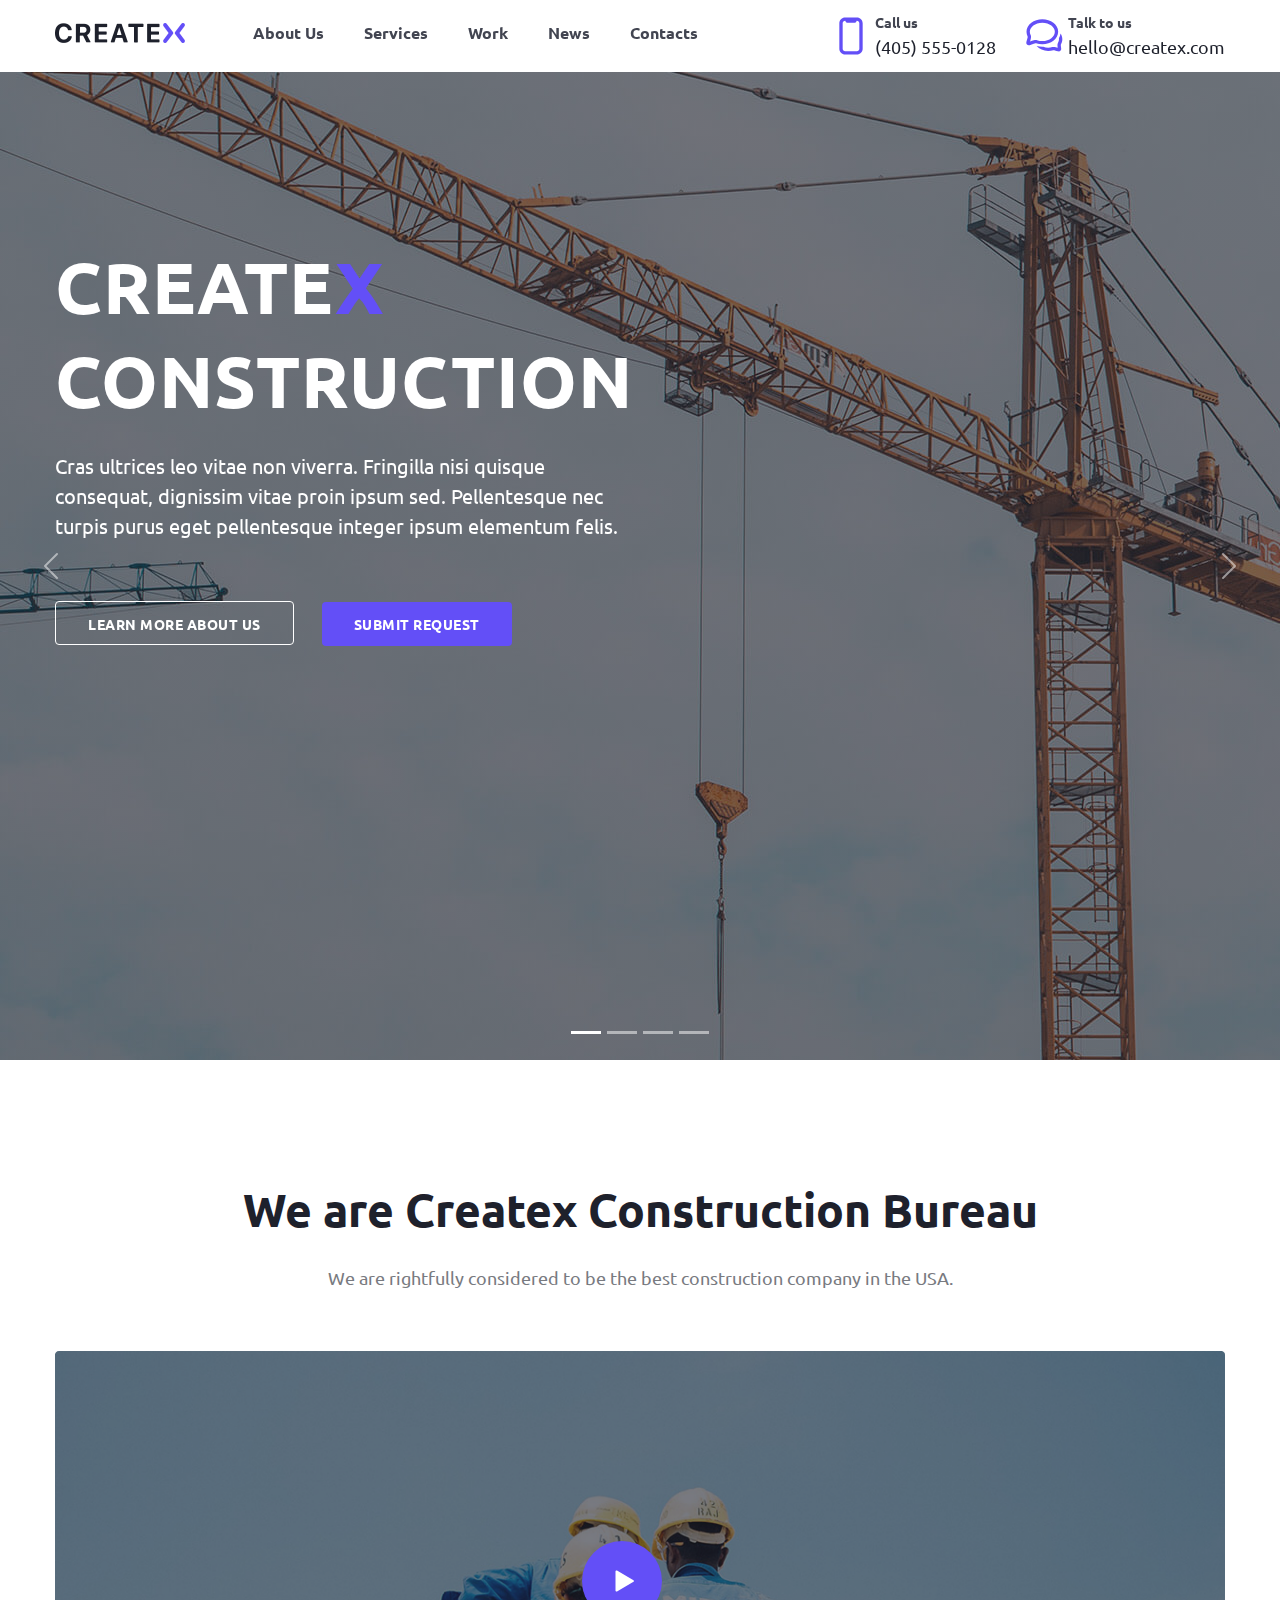
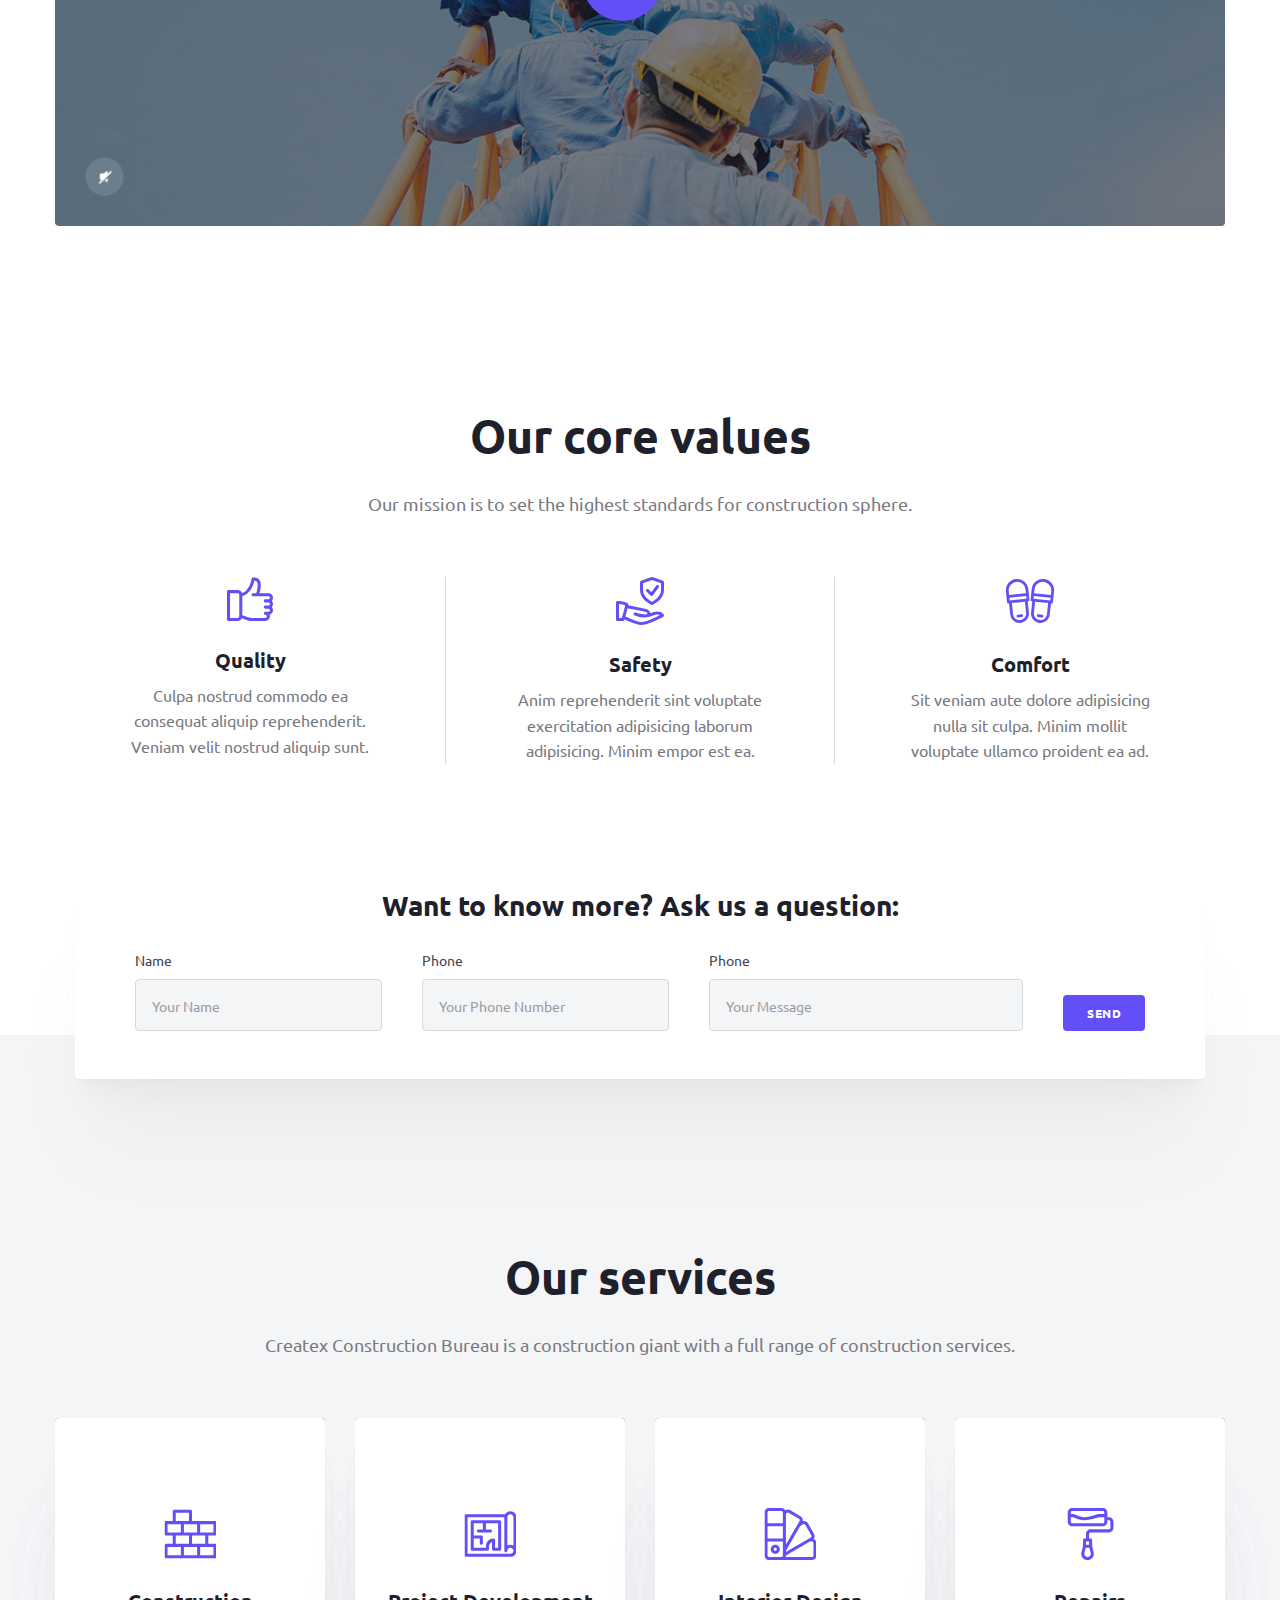
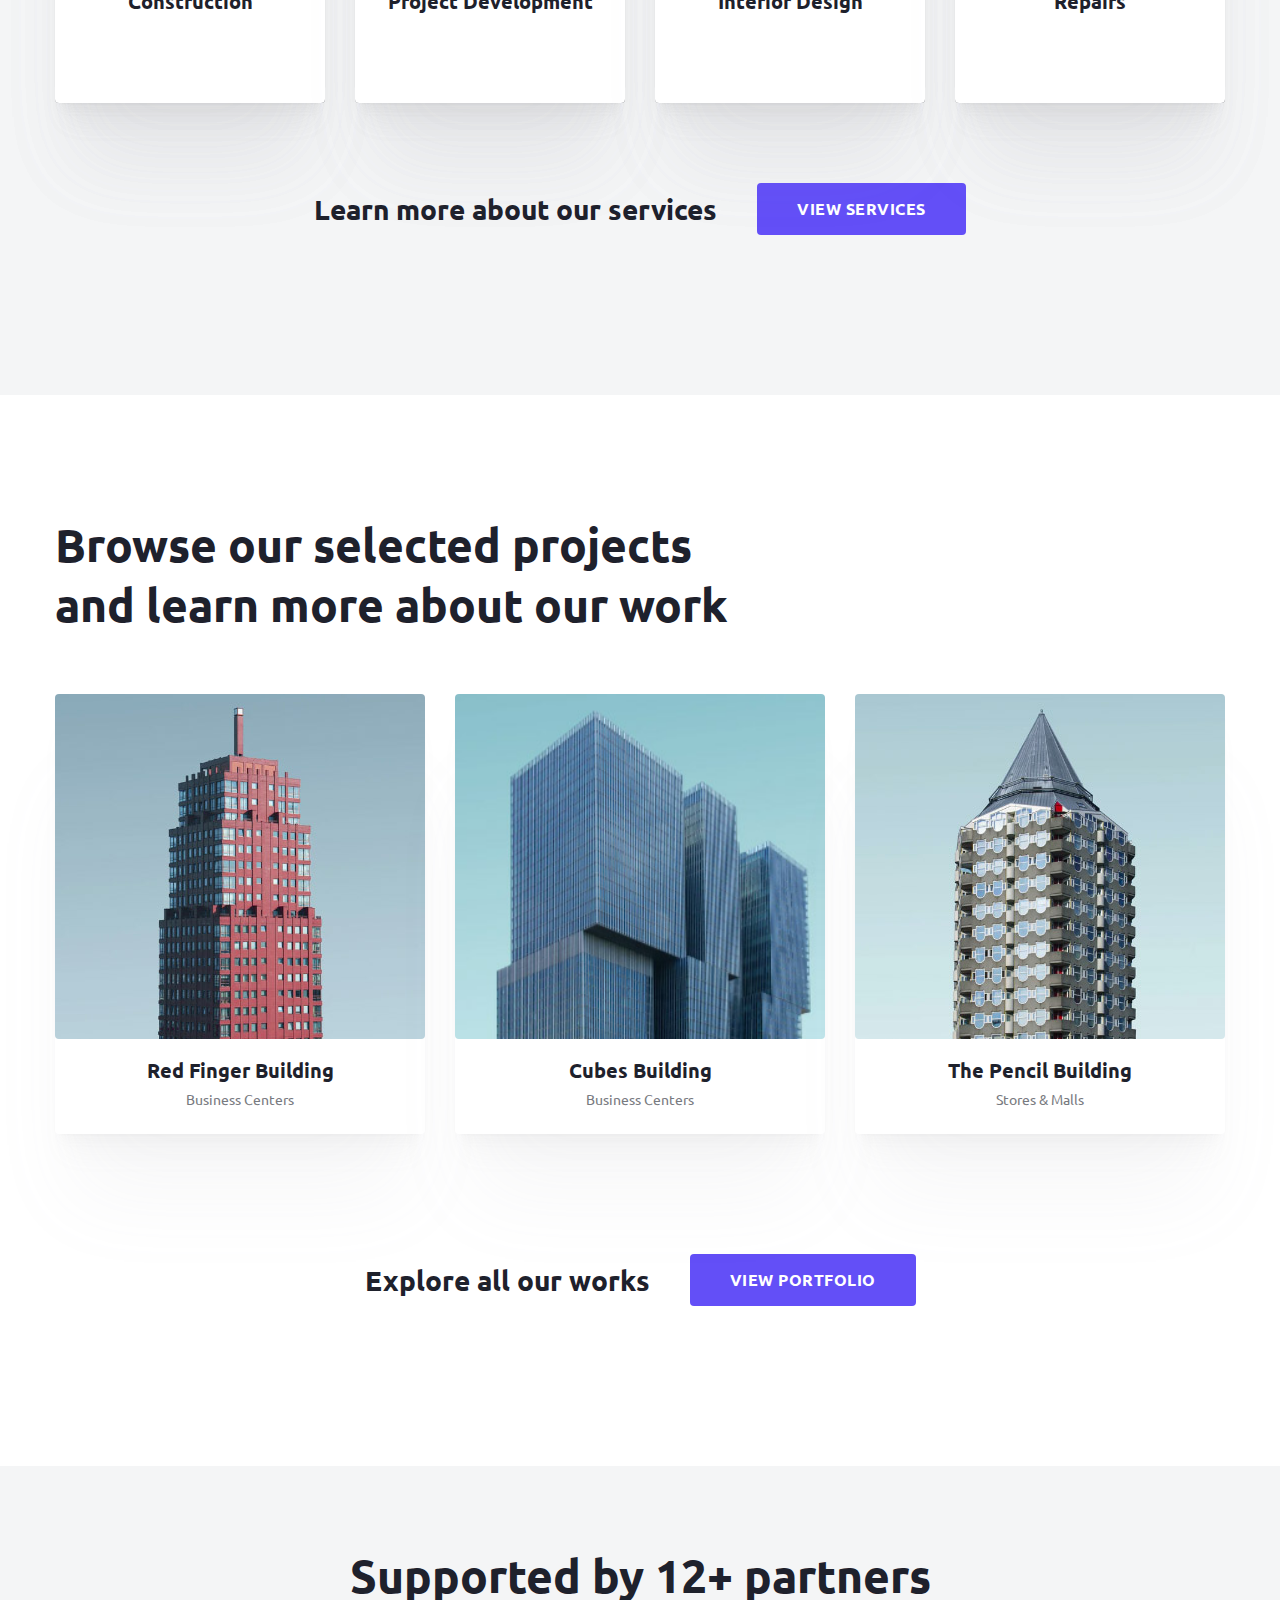
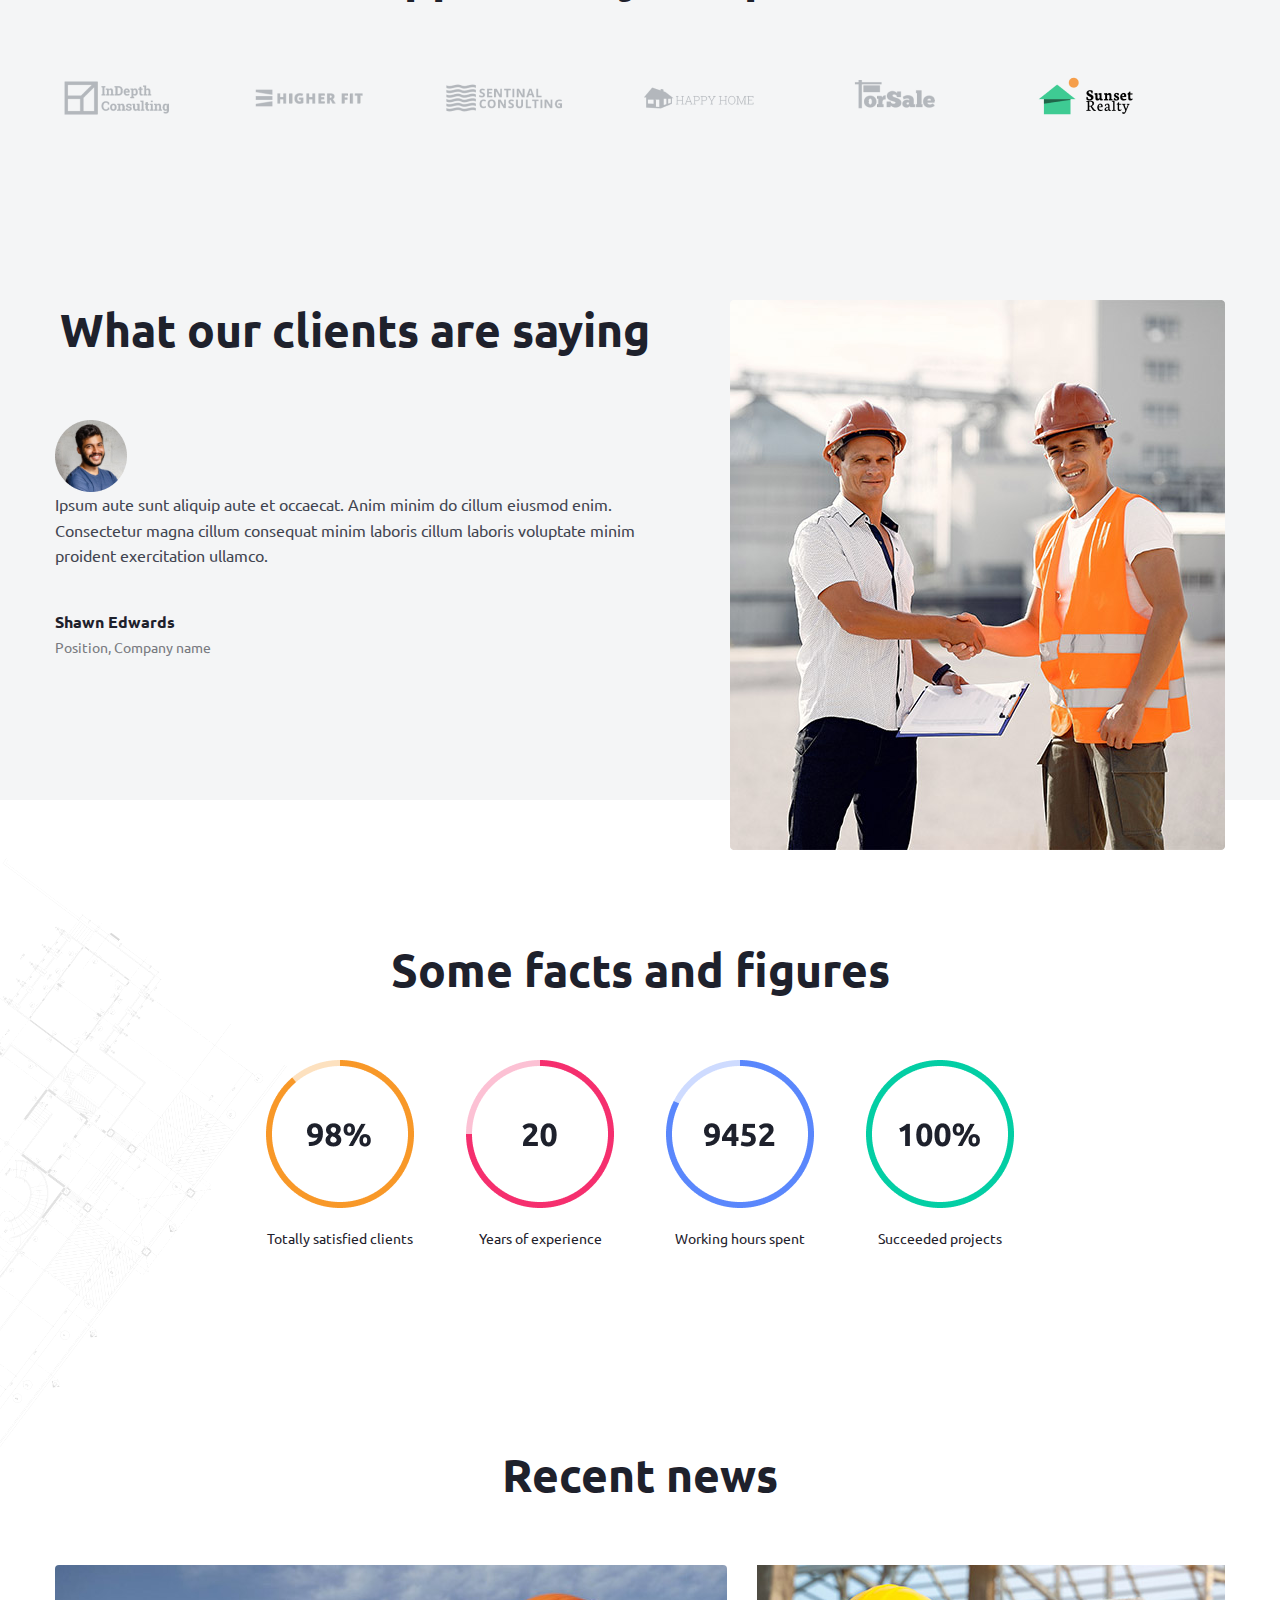
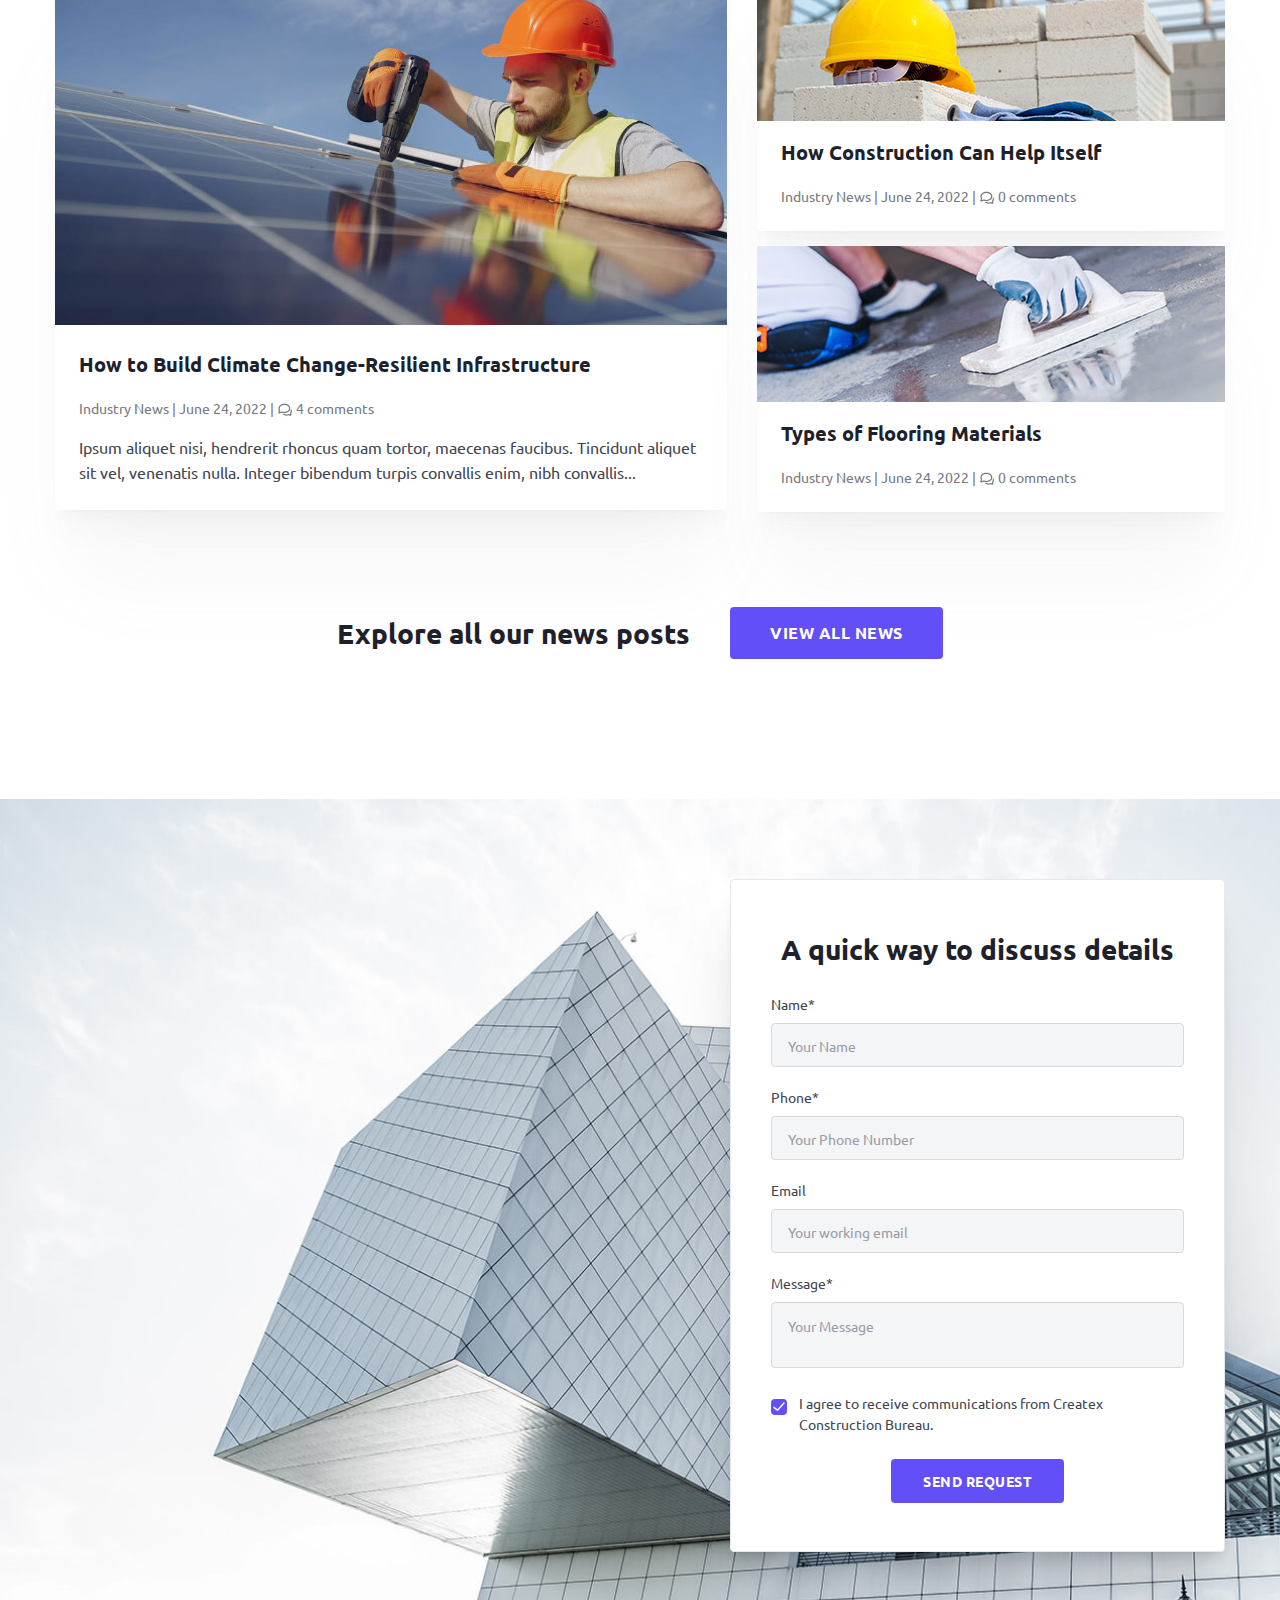
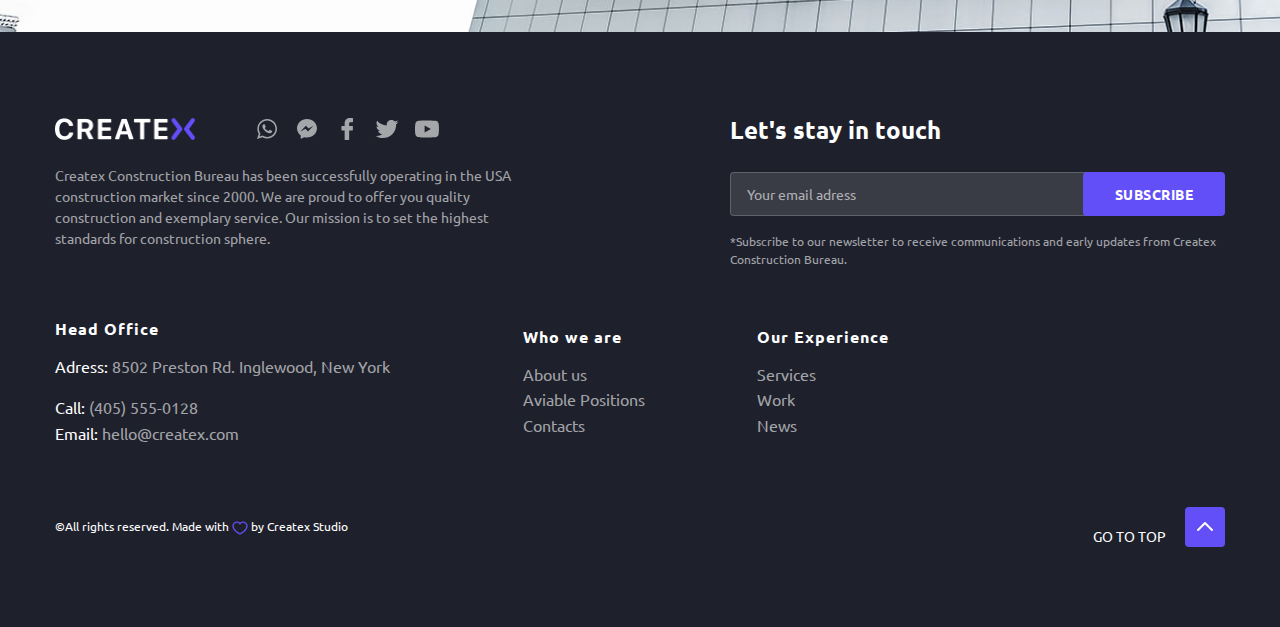
<file: index.html>
<!DOCTYPE html>
<html lang="en">
  <head>
    <meta charset="UTF-8" />
    <meta http-equiv="X-UA-Compatible" content="IE=edge" />
    <meta name="viewport" content="width=device-width, initial-scale=1.0" />
    <title>CreateX | Construction Bureau</title>
    <!-- Favicons -->
    <link
      rel="icon"
      type="image/png"
      sizes="32x32"
      href="./icons/favicon-32x32.png"
    />
    <link
      rel="icon"
      type="image/png"
      sizes="16x16"
      href="./icons/favicon-16x16.png"
    />
    <!-- Boostrap CSS -->
    <link rel="stylesheet" href="./plugins/boostrap/bootstrap.min.css" />
    <!-- Style CSS -->
    <link rel="stylesheet" href="./css/style.css" />
    <!-- Responsive CSS -->
    <link rel="stylesheet" href="./css/responsive.css" />
  </head>
  <body>
    <!-- Modal -->
    <div class="index-modal">
      <div
        class="modal fade"
        id="exampleModal"
        tabindex="-1"
        aria-labelledby="exampleModalLabel"
        aria-hidden="true"
      >
        <div class="modal-dialog modal-dialog-centered">
          <div class="modal-content">
            <div class="modal-header">
              <h5 class="modal-title" id="staticBackdropLabel">
                Our Youtube Video
              </h5>
              <button
                type="button"
                class="btn-close"
                data-bs-dismiss="modal"
                aria-label="Close"
              ></button>
            </div>
            <div class="modal-body">
              <iframe
                width="100%"
                height="315"
                src="https://www.youtube.com/embed/yK5iFSP4efM"
                title="YouTube video player"
                frameborder="0"
                allow="accelerometer; autoplay; clipboard-write; encrypted-media; gyroscope; picture-in-picture"
                allowfullscreen
              ></iframe>
            </div>
          </div>
        </div>
      </div>
    </div>
    <!-- Modal End -->
    <!-- Header Start -->
    <header class="header position-relative">
      <div class="custom-container">
        <nav class="navbar navbar-expand-lg">
          <a class="navbar-brand" href="./index.html">
            <img src="./images/logo.png" alt="CreateX - Construction Bureau" />
          </a>
          <button
            class="navbar-toggler"
            type="button"
            data-bs-toggle="offcanvas"
            data-bs-target="#offcanvasDarkNavbar"
            aria-controls="offcanvasDarkNavbar"
          >
            <span class="navbar-toggler-icon"></span>
          </button>
          <div
            class="offcanvas offcanvas-end"
            tabindex="-1"
            id="offcanvasDarkNavbar"
            aria-labelledby="offcanvasDarkNavbarLabel"
          >
            <div class="offcanvas-header">
              <h5 class="offcanvas-title" id="offcanvasDarkNavbarLabel">
                Menu
              </h5>
              <button
                type="button"
                class="btn-close btn-close-dark"
                data-bs-dismiss="offcanvas"
                aria-label="Close"
              ></button>
            </div>
            <div class="offcanvas-body">
              <ul class="navbar-nav flex-grow-1 pe-3">
                <li class="nav-item">
                  <a class="nav-link" href="./about.html">About Us</a>
                </li>
                <li class="nav-item">
                  <a class="nav-link" href="./services.html">Services</a>
                </li>
                <li class="nav-item">
                  <a class="nav-link" href="./portfolio.html">Work</a>
                </li>
                <li class="nav-item">
                  <a class="nav-link" href="./blog.html">News</a>
                </li>
                <li class="nav-item">
                  <a class="nav-link" href="./contact.html">Contacts</a>
                </li>
              </ul>
              <div class="right-header">
                <div class="rh-call">
                  <div class="rh-element-img">
                    <img src="./icons/phone.svg" alt="Call Us" />
                  </div>
                  <div class="rh-element-txt">
                    <p>Call us</p>
                    <a href="tel:+(405)-555-0128">(405) 555-0128</a>
                  </div>
                </div>
                <div class="rh-chat">
                  <div class="rh-element-img">
                    <img src="./icons/mail.svg" alt="Talk to us" />
                  </div>
                  <div class="rh-element-txt">
                    <p>Talk to us</p>
                    <a href="mailto:hello@createx.com">hello@createx.com</a>
                  </div>
                </div>
              </div>
            </div>
          </div>
        </nav>
      </div>
    </header>
    <!-- Header End -->
    <!-- Main Sections Start -->
    <main class="main">
      <!-- Fake Slider Start  -->
      <section class="fake-slider">
        <div class="boostrap-slider">
          <div
            id="carouselExampleIndicators"
            class="carousel slide"
            data-bs-ride="true"
          >
            <div class="carousel-indicators">
              <button
                type="button"
                data-bs-target="#carouselExampleIndicators"
                data-bs-slide-to="0"
                class="active"
                aria-current="true"
                aria-label="Slide 1"
              ></button>
              <button
                type="button"
                data-bs-target="#carouselExampleIndicators"
                data-bs-slide-to="1"
                aria-label="Slide 2"
              ></button>
              <button
                type="button"
                data-bs-target="#carouselExampleIndicators"
                data-bs-slide-to="2"
                aria-label="Slide 3"
              ></button>
              <button
                type="button"
                data-bs-target="#carouselExampleIndicators"
                data-bs-slide-to="3"
                aria-label="Slide 4"
              ></button>
            </div>
            <div class="carousel-inner">
              <div class="carousel-item active" data-bs-interval="2000">
                <img
                  src="./images/bg-image.png"
                  class="d-block w-100"
                  alt="..."
                />
              </div>
              <div class="carousel-item" data-bs-interval="2000">
                <img
                  src="./images/construction1.jpg"
                  class="d-block w-100"
                  alt="..."
                />
              </div>
              <div class="carousel-item" data-bs-interval="2000">
                <img
                  src="./images/construction2.jpg"
                  class="d-block w-100"
                  alt="..."
                />
              </div>
              <div class="carousel-item" data-bs-interval="2000">
                <img
                  src="./images/construction3.jpg"
                  class="d-block w-100"
                  alt="..."
                />
              </div>
            </div>
            <button
              class="carousel-control-prev"
              type="button"
              data-bs-target="#carouselExampleIndicators"
              data-bs-slide="prev"
            >
              <span
                class="carousel-control-prev-icon"
                aria-hidden="true"
              ></span>
              <span class="visually-hidden">Previous</span>
            </button>
            <button
              class="carousel-control-next"
              type="button"
              data-bs-target="#carouselExampleIndicators"
              data-bs-slide="next"
            >
              <span
                class="carousel-control-next-icon"
                aria-hidden="true"
              ></span>
              <span class="visually-hidden">Next</span>
            </button>
          </div>
        </div>
        <div class="custom-container">
          <div class="fake-slider-heading">
            <h1 class="fake-slider-title">CREATE<span>X</span> CONSTRUCTION</h1>
            <p class="fake-slider-text">
              Cras ultrices leo vitae non viverra. Fringilla nisi quisque
              consequat, dignissim vitae proin ipsum sed. Pellentesque nec
              turpis purus eget pellentesque integer ipsum elementum felis.
            </p>
            <a
              class="btn btn-regular btn-alternative btn-margin"
              href="./about.html"
              >Learn More About US</a
            >
            <a class="btn btn-solid btn-regular" href="./contact.html"
              >Submit Request</a
            >
          </div>
        </div>
      </section>
      <!-- Fake Slider End -->
      <!-- Video Start -->
      <section class="video">
        <div class="custom-container">
          <div class="video-wrapper">
            <h2 class="section-title">We are Createx Construction Bureau</h2>
            <p class="section-description">
              We are rightfully considered to be the best construction company
              in the USA.
            </p>
            <div
              class="media-container"
              data-bs-toggle="modal"
              data-bs-target="#exampleModal"
            >
              <div class="media-bg">
                <img src="./images/video-bg.png" alt="" />
                <div class="media-btn">
                  <div class="play-btn">
                    <img src="./icons/play.svg" alt="" />
                  </div>
                </div>
              </div>
            </div>
          </div>
        </div>
      </section>
      <!-- Video End -->
      <!-- Values Start -->
      <section class="values">
        <div class="custom-container">
          <div class="values-wrapper">
            <h2 class="section-title">Our core values</h2>
            <p class="section-description">
              Our mission is to set the highest standards for construction
              sphere.
            </p>
            <div class="core-values">
              <div class="core-values-items">
                <div class="core-values-single">
                  <div class="core-values-icon">
                    <img src="./icons/like.svg" alt="Quality" />
                  </div>
                  <h3 class="core-values-title">Quality</h3>
                  <p class="core-values-description">
                    Culpa nostrud commodo ea consequat aliquip reprehenderit.
                    Veniam velit nostrud aliquip sunt.
                  </p>
                </div>
              </div>
              <div class="core-values-items">
                <div class="core-values-single">
                  <div class="core-values-icon">
                    <img src="./icons/hand.svg" alt="Quality" />
                  </div>
                  <h3 class="core-values-title">Safety</h3>
                  <p class="core-values-description">
                    Anim reprehenderit sint voluptate exercitation adipisicing
                    laborum adipisicing. Minim empor est ea.
                  </p>
                </div>
              </div>
              <div class="core-values-items">
                <div class="core-values-single">
                  <div class="core-values-icon">
                    <img src="./icons/slippers.svg" alt="Quality" />
                  </div>
                  <h3 class="core-values-title">Comfort</h3>
                  <p class="core-values-description">
                    Sit veniam aute dolore adipisicing nulla sit culpa. Minim
                    mollit voluptate ullamco proident ea ad.
                  </p>
                </div>
              </div>
            </div>
          </div>
        </div>
      </section>
      <!-- Valuend End -->
      <!-- Ask Questions Start -->
      <section class="ask-questions">
        <div class="custom-container">
          <div class="ask-questions-wrapper">
            <h3 class="form-title">Want to know more? Ask us a question:</h3>
            <form action="#" class="ask-questions">
              <div class="name">
                <label for="names-input">Name</label>
                <input
                  id="names-input"
                  required
                  type="text"
                  placeholder="Your Name"
                />
              </div>
              <div class="phone-number">
                <label for="phones-input">Phone</label>
                <input
                  id="phones-input"
                  required
                  type="tel"
                  name=""
                  id=""
                  placeholder="Your Phone Number"
                />
              </div>
              <div class="message-box">
                <label for="message-box">Phone</label>
                <input
                  id="message-box"
                  required
                  type="text"
                  name=""
                  id=""
                  placeholder="Your Message"
                />
              </div>
              <button class="btn-solid btn btn-small" type="submit">
                SEND
              </button>
            </form>
          </div>
        </div>
      </section>
      <!-- Ask Questions End -->
      <!-- Our Services Start -->
      <section class="our-services">
        <div class="custom-container">
          <div class="our-services-wrapper">
            <h2 class="section-title">Our services</h2>
            <p class="section-description">
              Createx Construction Bureau is a construction giant with a full
              range of construction services.
            </p>
            <div class="our-services-elements">
              <div class="our-service-single-box">
                <a class="text-decoration-none" href="./services.html">
                  <div class="our-services-box">
                    <div class="our-service-single">
                      <div class="our-service-img service-1">
                        <img src="./icons/ic-construction.svg" alt="" />
                      </div>
                      <h4 class="our-service-heading">Construction</h4>
                    </div>
                  </div>
                </a>
              </div>
              <div class="our-service-single-box">
                <a class="text-decoration-none" href="./services.html">
                  <div class="our-services-box">
                    <div class="our-service-single">
                      <div class="our-service-img service-2">
                        <img src="./icons/ic-plan.svg" alt="" />
                      </div>
                      <h4 class="our-service-heading">Project Development</h4>
                    </div>
                  </div>
                </a>
              </div>
              <div class="our-service-single-box">
                <a class="text-decoration-none" href="./services.html">
                  <div class="our-services-box">
                    <div class="our-service-single">
                      <div class="our-service-img service-3">
                        <img src="./icons/ic-pantone.svg" alt="" />
                      </div>
                      <h4 class="our-service-heading">Interior Design</h4>
                    </div>
                  </div>
                </a>
              </div>
              <div class="our-service-single-box">
                <a class="text-decoration-none" href="./services.html">
                  <div class="our-services-box">
                    <div class="our-service-single">
                      <div class="our-service-img service-4">
                        <img src="./icons/ic-painting.svg" alt="" />
                      </div>
                      <h4 class="our-service-heading">Repairs</h4>
                    </div>
                  </div>
                </a>
              </div>
            </div>
            <div class="learn-more-view">
              <h3 class="learn-more-view-title">
                Learn more about our services
              </h3>
              <a class="btn btn-solid btn-large" href="./services.html"
                >View Services</a
              >
            </div>
          </div>
        </div>
      </section>
      <!-- Our Services End -->
      <!-- Portfolio Start -->
      <section class="portfolio">
        <div class="custom-container">
          <div class="portfolio-wrapper">
            <h2 class="section-title portfolio-title">
              Browse our selected projects and learn more about our work
            </h2>
            <div class="portfolio-box">
              <div class="portfolio-box-item">
                <div class="portfolio-single">
                  <div class="portfolio-img">
                    <img src="./images/building1.png" alt="" />
                  </div>
                  <div class="portfolio-content">
                    <h4 class="portfolio-item-title">Red Finger Building</h4>
                    <p class="portfolio-item-description">Business Centers</p>
                  </div>
                  <div class="portfolio-view-link">
                    <a
                      class="btn btn-outline btn-regular"
                      href="./portfolio.html"
                      >View Project</a
                    >
                  </div>
                </div>
              </div>
              <div class="portfolio-box-item">
                <div class="portfolio-single">
                  <div class="portfolio-img">
                    <img src="./images/building2.png" alt="" />
                  </div>
                  <div class="portfolio-content">
                    <h4 class="portfolio-item-title">Cubes Building</h4>
                    <p class="portfolio-item-description">Business Centers</p>
                  </div>
                  <div class="portfolio-view-link">
                    <a
                      class="btn btn-outline btn-regular"
                      href="./portfolio.html"
                      >View Project</a
                    >
                  </div>
                </div>
              </div>
              <div class="portfolio-box-item">
                <div class="portfolio-single">
                  <div class="portfolio-img">
                    <img src="./images/building3.png" alt="" />
                  </div>
                  <div class="portfolio-content">
                    <h4 class="portfolio-item-title">The Pencil Building</h4>
                    <p class="portfolio-item-description">Stores & Malls</p>
                  </div>
                  <div class="portfolio-view-link">
                    <a
                      class="btn btn-outline btn-regular"
                      href="./portfolio.html"
                      >View Project</a
                    >
                  </div>
                </div>
              </div>
            </div>
            <div class="learn-more-view">
              <h3 class="learn-more-view-title">Explore all our works</h3>
              <a class="btn btn-solid btn-large" href="./services.html"
                >View portfolio</a
              >
            </div>
          </div>
        </div>
      </section>
      <!-- Portfolio end -->
      <!-- Partners Start -->
      <section class="partners">
        <div class="custom-container">
          <div class="partners-wrapper">
            <h2 class="section-title">Supported by 12+ partners</h2>
            <div class="partners-box">
              <div class="partners-box-item">
                <div class="partners-box-img">
                  <img src="./images/client-logo1.png" alt="" />
                </div>
              </div>
              <div class="partners-box-item">
                <div class="partners-box-img">
                  <img src="./images/client-logo2.png" alt="" />
                </div>
              </div>
              <div class="partners-box-item">
                <div class="partners-box-img">
                  <img src="./images/client-logo3.png" alt="" />
                </div>
              </div>
              <div class="partners-box-item">
                <div class="partners-box-img">
                  <img src="./images/client-logo4.png" alt="" />
                </div>
              </div>
              <div class="partners-box-item">
                <div class="partners-box-img">
                  <img src="./images/client-logo5.png" alt="" />
                </div>
              </div>
              <div class="partners-box-item">
                <div class="partners-box-img">
                  <img src="./images/client-logo6.png" alt="" />
                </div>
              </div>
            </div>
          </div>
          <div class="opinion-wrapper">
            <div class="opinion-txt">
              <h2 class="section-title">What our clients are saying</h2>
              <div class="opinion-detail">
                <div class="profile-img">
                  <img src="./images/profile-image.png" alt="" />
                </div>
                <div class="profile-txt">
                  <p>
                    Ipsum aute sunt aliquip aute et occaecat. Anim minim do
                    cillum eiusmod enim. Consectetur magna cillum consequat
                    minim laboris cillum laboris voluptate minim proident
                    exercitation ullamco.
                  </p>
                  <h4>Shawn Edwards</h4>
                  <small>Position, Company name</small>
                </div>
              </div>
            </div>
            <div class="opinion-img">
              <img src="./images/opinion.png" alt="" />
            </div>
          </div>
        </div>
      </section>
      <!-- Partners End -->
      <!-- Facts Start -->
      <section class="facts">
        <div class="facts-bg-image">
          <img src="./images/fact-bg.png" alt="" />
        </div>
        <div class="custom-container-facts">
          <div class="fact-figures">
            <h2 class="section-title">Some facts and figures</h2>
            <div class="fact-figures-number">
              <div class="fact-figures-item">
                <div class="fact-figures-img">
                  <img src="./images/circle-progress1.png" alt="" />
                </div>
                <p class="fact-name">Totally satisfied clients</p>
              </div>
              <div class="fact-figures-item">
                <div class="fact-figures-img">
                  <img src="./images/circle-progress2.png" alt="" />
                </div>
                <p class="fact-name">Years of experience</p>
              </div>
              <div class="fact-figures-item">
                <div class="fact-figures-img">
                  <img src="./images/circle-progress.png" alt="" />
                </div>
                <p class="fact-name">Working hours spent</p>
              </div>
              <div class="fact-figures-item">
                <div class="fact-figures-img">
                  <img src="./images/circle-progress3.png" alt="" />
                </div>
                <p class="fact-name">Succeeded projects</p>
              </div>
            </div>
          </div>
        </div>
      </section>
      <!-- Facts End -->
      <!-- Recent News Start -->
      <section class="recent-news">
        <div class="custom-container">
          <h2 class="section-title">Recent news</h2>
          <div class="recent-news-container">
            <div class="news-left">
              <div class="news-left-box">
                <div class="news-single-item">
                  <div class="news-image">
                    <img src="./images/news1.png" alt="" />
                  </div>
                  <div class="news-info">
                    <a href="./news.html"
                      ><h3 class="news-title">
                        How to Build Climate Change-Resilient Infrastructure
                      </h3></a
                    >
                    <small class="news-detail"
                      >Industry News | June 24, 2022 |
                      <img src="./icons/comments.svg" alt="" />4 comments</small
                    >
                    <p class="news-description">
                      Ipsum aliquet nisi, hendrerit rhoncus quam tortor,
                      maecenas faucibus. Tincidunt aliquet sit vel, venenatis
                      nulla. Integer bibendum turpis convallis enim, nibh
                      convallis...
                    </p>
                  </div>
                </div>
              </div>
            </div>
            <div class="news-right">
              <div class="news-right-box">
                <div class="news-single-item">
                  <div class="news-right-image">
                    <img src="./images/news2.png" alt="" />
                  </div>
                  <div class="news-info right-info">
                    <a href="./news.html"
                      ><h3 class="news-title">
                        How Construction Can Help Itself
                      </h3></a
                    >
                    <small class="news-detail"
                      >Industry News | June 24, 2022 |
                      <img src="./icons/comments.svg" alt="" />0 comments</small
                    >
                  </div>
                </div>
              </div>
              <div class="news-right-box">
                <div class="news-single-item">
                  <div class="news-right-image">
                    <img src="./images/news3.png" alt="" />
                  </div>
                  <div class="news-info right-info">
                    <a href="./news.html"
                      ><h3 class="news-title">
                        Types of Flooring Materials
                      </h3></a
                    >
                    <small class="news-detail"
                      >Industry News | June 24, 2022 |
                      <img src="./icons/comments.svg" alt="" />0 comments</small
                    >
                  </div>
                </div>
              </div>
            </div>
          </div>
          <div class="learn-more-view">
            <h3 class="learn-more-view-title">Explore all our news posts</h3>
            <a class="btn btn-solid btn-large" href="./services.html"
              >View All news</a
            >
          </div>
        </div>
      </section>
      <!-- Recent News End -->
      <!-- Discuss Start -->
      <section class="discuss">
        <div class="custom-container">
          <div class="form-container">
            <div class="form-wrapper">
              <h3 class="form-title">A quick way to discuss details</h3>
              <form class="request-form" action="#">
                <label for="name-input">Name*</label>
                <input
                  id="name-input"
                  required
                  type="text"
                  placeholder="Your Name"
                />
                <label for="phone-input">Phone*</label>
                <input
                  id="phone-input"
                  required
                  type="tel"
                  name=""
                  id=""
                  placeholder="Your Phone Number"
                />
                <label for="email-input">Email</label>
                <input
                  id="email-input"
                  type="email"
                  name=""
                  id=""
                  placeholder="Your working email"
                />
                <label for="message-input">Message*</label>
                <textarea
                  id="message-input"
                  placeholder="Your Message"
                  required
                  name=""
                  id=""
                ></textarea>
                <div class="checkbox-rule">
                  <label class="checkbox red">
                    <input checked type="checkbox" />
                    <span class="indicator"></span>
                    I agree to receive communications from Createx Construction
                    Bureau.
                  </label>
                </div>
                <button class="btn-solid btn btn-regular" type="submit">
                  SEND Request
                </button>
              </form>
            </div>
          </div>
        </div>
      </section>
      <!-- Discuss End -->
    </main>
    <!-- Main Sections End -->
    <!-- Footer Start -->
    <footer class="footer">
      <div class="custom-container">
        <div class="top-footer">
          <div class="top-footer-left">
            <div class="top-footer-left-visual">
              <div class="logo">
                <a href="./index.html">
                  <img src="./images/logo1.png" alt="" />
                </a>
              </div>
              <div class="social-media-icons">
                <ul class="social-media-icons-list">
                  <li>
                    <a href="#" target="_blank">
                      <img src="./icons/whatsapp.svg" alt="" />
                    </a>
                  </li>
                  <li>
                    <a href="#" target="_blank">
                      <img src="./icons/messenger.svg" alt="" />
                    </a>
                  </li>
                  <li>
                    <a href="#" target="_blank">
                      <img src="./icons/facebook.svg" alt="" />
                    </a>
                  </li>
                  <li>
                    <a href="#" target="_blank">
                      <img src="./icons/twitter.svg" alt="" />
                    </a>
                  </li>
                  <li>
                    <a href="#" target="_blank">
                      <img src="./icons/youtube.svg" alt="" />
                    </a>
                  </li>
                </ul>
              </div>
            </div>
            <div class="top-footer-left-txt">
              <p>
                Createx Construction Bureau has been successfully operating
                in the USA construction market since 2000. We are proud to offer
                you quality construction and exemplary service. Our mission is
                to set the highest standards for construction sphere.
              </p>
            </div>
          </div>
          <div class="top-footer-right">
            <div class="subscribe-form">
              <form class="form-element" action="#">
                <label for="subscribe-me">Let's stay in touch</label>
                <input
                  type="email"
                  name=""
                  id="subscribe-me"
                  placeholder="Your email adress"
                />
                <button class="btn btn-solid btn-regular" type="submit">
                  Subscribe
                </button>
                <small
                  >*Subscribe to our newsletter to receive communications and
                  early updates from Createx Construction Bureau.</small
                >
              </form>
            </div>
          </div>
        </div>
        <div class="middle-footer">
          <div class="middle-footer-item">
            <p class="middle-footer-item-title">Head Office</p>
            <ul class="middle-footer-item-list">
              <li>
                <span>Adress:</span>
                <address>8502 Preston Rd. Inglewood, New York</address>
              </li>
              <li>
                <span>Call:</span>
                <a href="tel:+(405) 555-0128">(405) 555-0128</a>
              </li>
              <li>
                <span>Email:</span>
                <a href="mailto:hello@createx.com">hello@createx.com</a>
              </li>
            </ul>
          </div>
          <div class="middle-footer-item middle-nav">
            <div class="middle-footer-nav">
              <p class="middle-footer-item-title">Who we are</p>
              <ul class="middle-footer-item-list">
                <li><a href="./about.html">About us</a></li>
                <li><a href="./positions.html">Aviable Positions</a></li>
                <li><a href="./contact.html">Contacts</a></li>
              </ul>
            </div>
            <div class="middle-footer-nav">
              <p class="middle-footer-item-title">Our Experience</p>
              <ul class="middle-footer-item-list">
                <li><a href="./services.html">Services</a></li>
                <li><a href="./work.html">Work</a></li>
                <li><a href="./blog.html">News</a></li>
              </ul>
            </div>
          </div>
        </div>
        <div class="bottom-footer">
          <p class="copyright">
            &copy;All rights reserved. Made with
            <img src="./icons/heart.svg" alt="Heart Icon" /> by Createx Studio
          </p>
          <div class="go-to-up">
            <a href="#" data-target="html"
              >GO TO TOP
              <img src="./icons/up-btn.svg" alt="Go To Up" />
            </a>
          </div>
        </div>
      </div>
    </footer>
    <!-- Footer End -->
    <!-- Boostrap JS -->
    <script src="./plugins/boostrap/bootstrap.bundle.min.js"></script>
  </body>
</html>
</file>
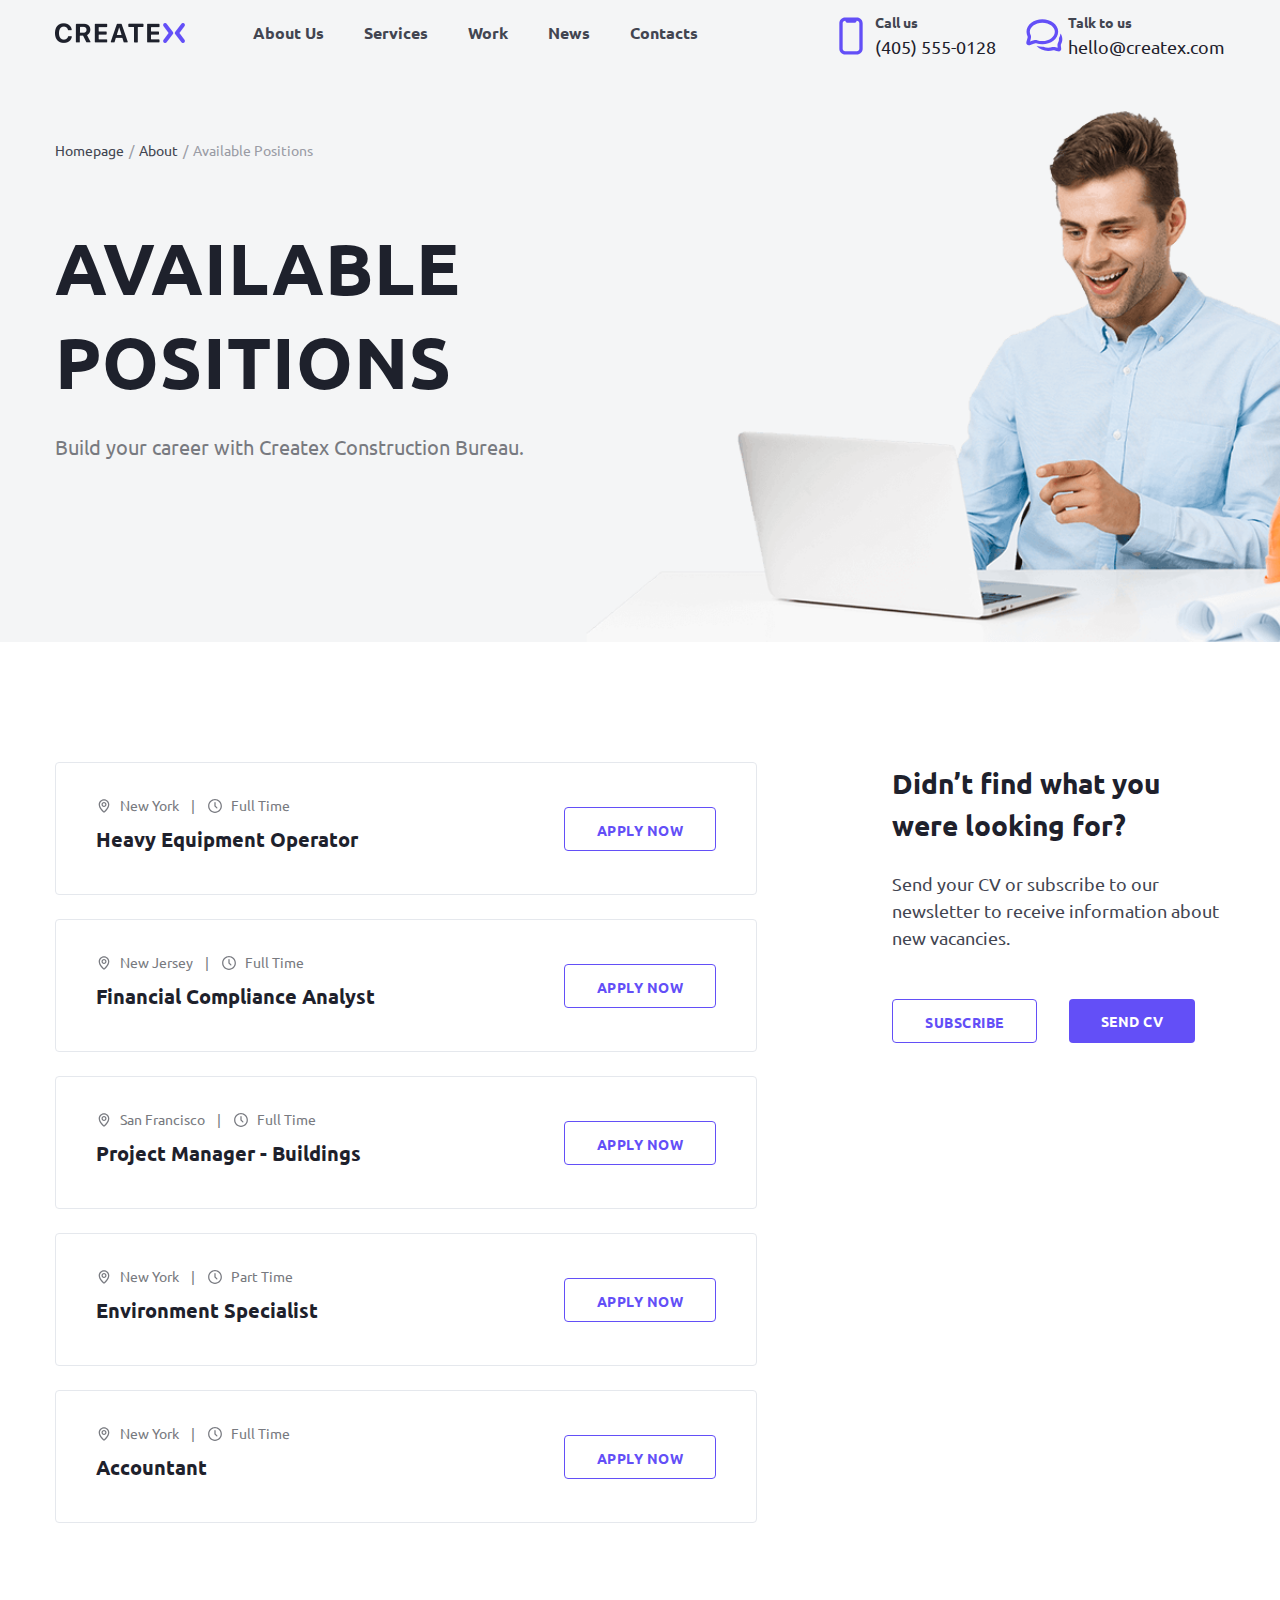
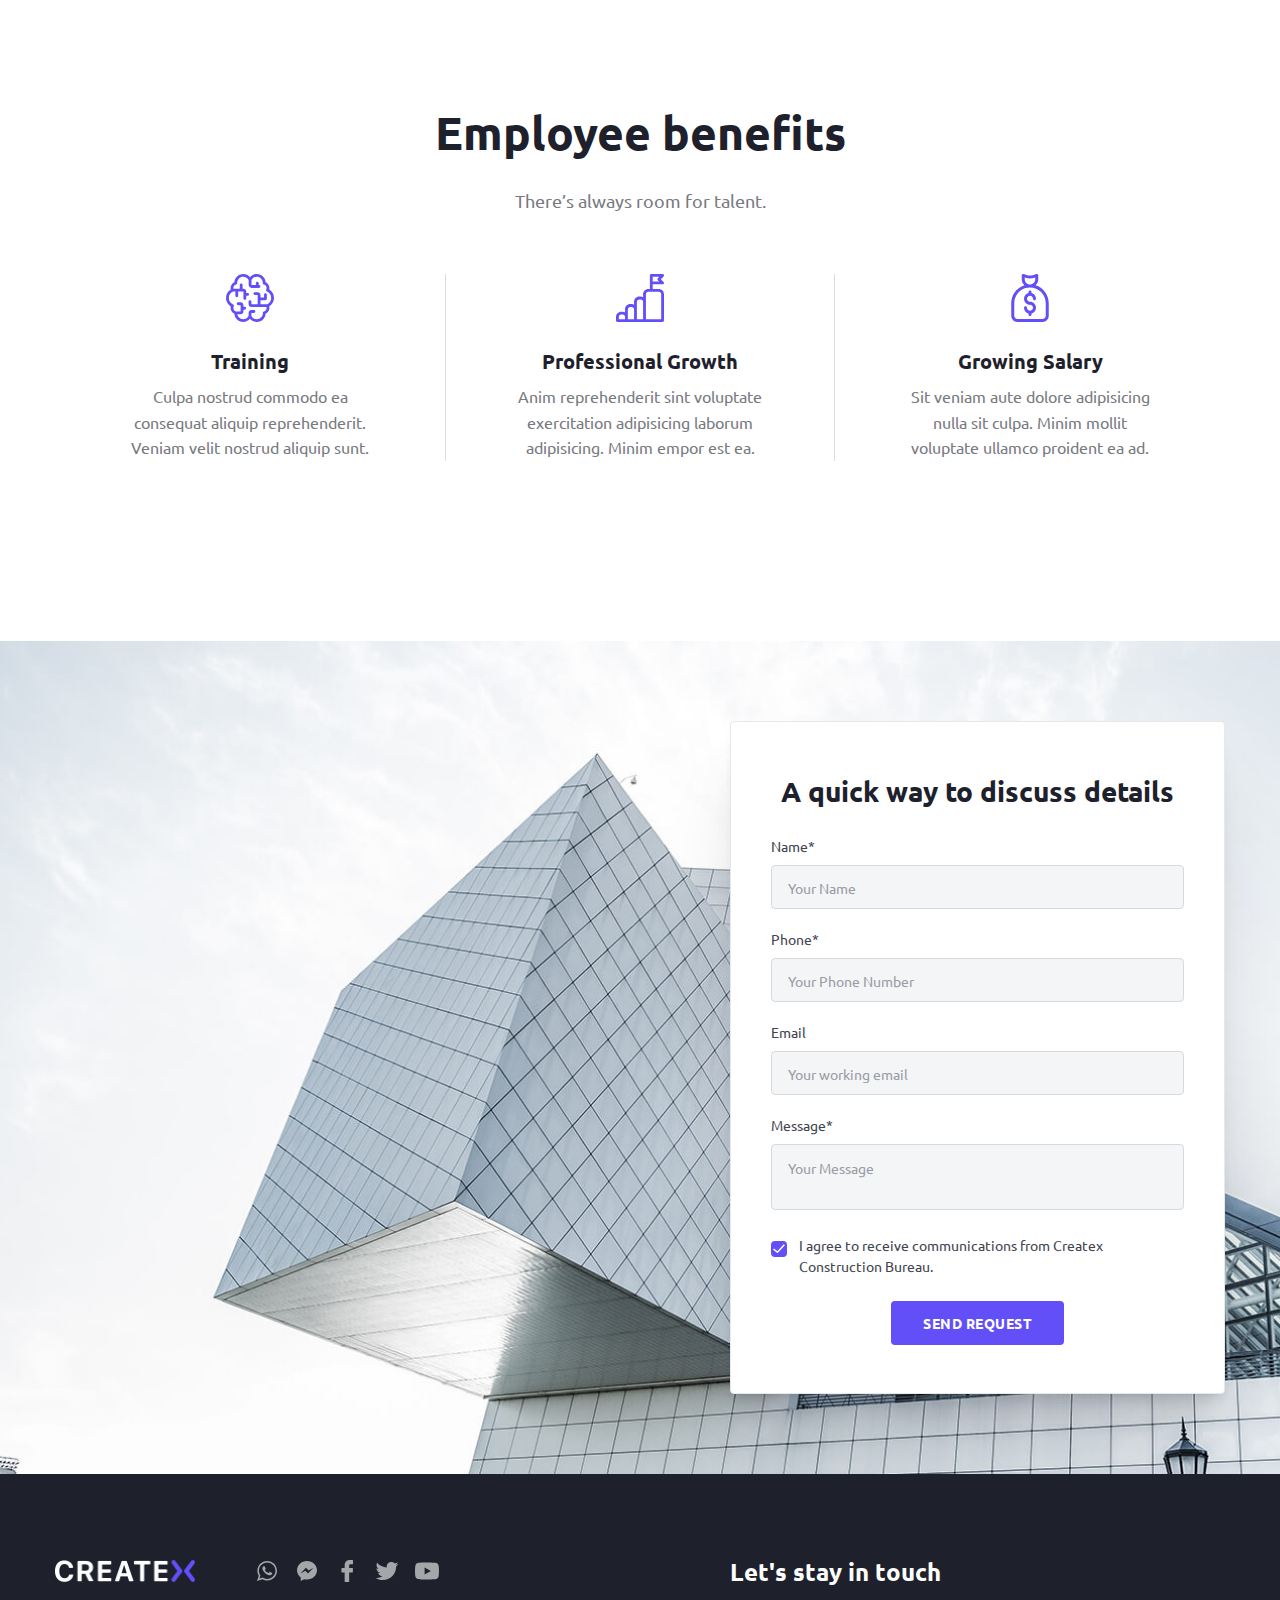
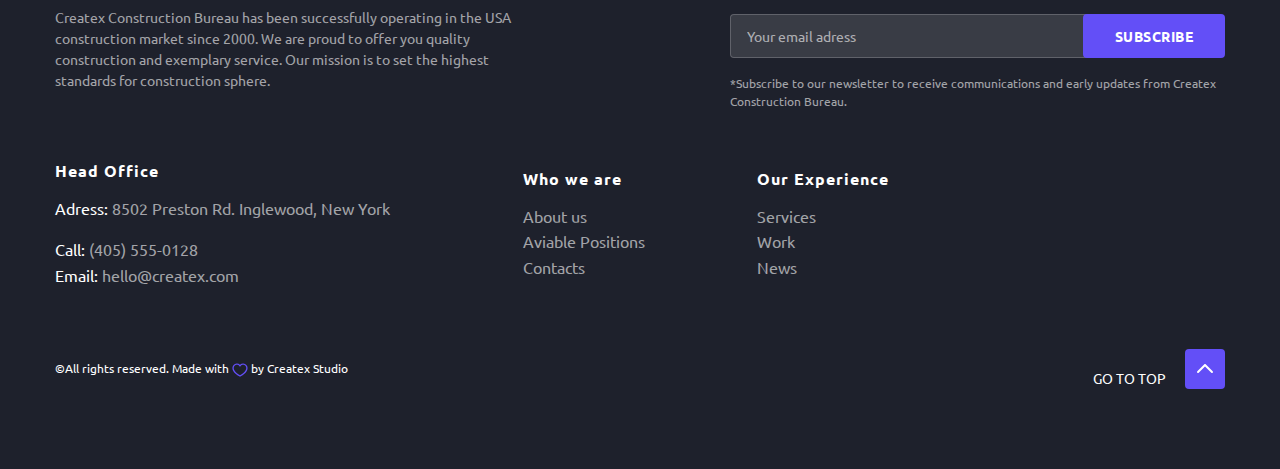
<file: about.html>
<!DOCTYPE html>
<html lang="en">
  <head>
    <meta charset="UTF-8" />
    <meta http-equiv="X-UA-Compatible" content="IE=edge" />
    <meta name="viewport" content="width=device-width, initial-scale=1.0" />
    <title>Aviable Positions | CreateX | Construction Bureau</title>
    <!-- Favicons -->
    <link
      rel="icon"
      type="image/png"
      sizes="32x32"
      href="./icons/favicon-32x32.png"
    />
    <link
      rel="icon"
      type="image/png"
      sizes="16x16"
      href="./icons/favicon-16x16.png"
    />
    <!-- Boostrap CSS -->
    <link rel="stylesheet" href="./plugins/boostrap/bootstrap.min.css" />
    <!-- Style CSS -->
    <link rel="stylesheet" href="./css/style.css" />
    <!-- Responsive CSS -->
    <link rel="stylesheet" href="./css/responsive.css" />
  </head>
  <body>
    <div class="about-modal">
      <div
        class="modal fade"
        id="exampleModal"
        tabindex="-1"
        aria-labelledby="exampleModalLabel"
        aria-hidden="true"
      >
        <div class="modal-dialog">
          <div class="modal-content">
            <div class="modal-header">
              <h1 class="modal-title fs-5" id="exampleModalLabel">
                Subscribe to our newsletter
              </h1>
              <button
                type="button"
                class="btn-close"
                data-bs-dismiss="modal"
                aria-label="Close"
              ></button>
            </div>
            <div class="modal-body">
              <form>
                <div class="mb-3">
                  <label for="recipient-name" class="col-form-label"
                    >Name*:</label
                  >
                  <input
                    type="text"
                    placeholder="Your name"
                    class="form-control"
                    id="recipient-name"
                  />
                </div>
                <div class="mb-3">
                  <label for="recipient-email" class="col-form-label"
                    >Email*:</label
                  >
                  <input
                    type="email"
                    placeholder="Your Email"
                    class="form-control"
                    id="recipient-email"
                  />
                </div>
              </form>
            </div>
            <div class="modal-footer">
              <button type="button" class="btn btn-solid btn-regular">
                Send
              </button>
            </div>
          </div>
        </div>
      </div>
    </div>
    <!-- Header Start -->
    <header class="header portfolio-header about-header">
      <div class="custom-container">
        <nav class="navbar navbar-expand-lg">
          <a class="navbar-brand" href="./index.html">
            <img src="./images/logo.png" alt="CreateX - Construction Bureau" />
          </a>
          <button
            class="navbar-toggler"
            type="button"
            data-bs-toggle="offcanvas"
            data-bs-target="#offcanvasDarkNavbar"
            aria-controls="offcanvasDarkNavbar"
          >
            <span class="navbar-toggler-icon"></span>
          </button>
          <div
            class="offcanvas offcanvas-end"
            tabindex="-1"
            id="offcanvasDarkNavbar"
            aria-labelledby="offcanvasDarkNavbarLabel"
          >
            <div class="offcanvas-header">
              <h5 class="offcanvas-title" id="offcanvasDarkNavbarLabel">
                Menu
              </h5>
              <button
                type="button"
                class="btn-close btn-close-dark"
                data-bs-dismiss="offcanvas"
                aria-label="Close"
              ></button>
            </div>
            <div class="offcanvas-body">
              <ul class="navbar-nav flex-grow-1 pe-3">
                <li class="nav-item">
                  <a class="nav-link" href="./about.html">About Us</a>
                </li>
                <li class="nav-item">
                  <a class="nav-link" href="./services.html">Services</a>
                </li>
                <li class="nav-item">
                  <a class="nav-link" href="./portfolio.html">Work</a>
                </li>
                <li class="nav-item">
                  <a class="nav-link" href="./blog.html">News</a>
                </li>
                <li class="nav-item">
                  <a class="nav-link" href="./contact.html">Contacts</a>
                </li>
              </ul>
              <div class="right-header">
                <div class="rh-call">
                  <div class="rh-element-img">
                    <img src="./icons/phone.svg" alt="Call Us" />
                  </div>
                  <div class="rh-element-txt">
                    <p>Call us</p>
                    <a href="tel:+(405)-555-0128">(405) 555-0128</a>
                  </div>
                </div>
                <div class="rh-chat">
                  <div class="rh-element-img">
                    <img src="./icons/mail.svg" alt="Talk to us" />
                  </div>
                  <div class="rh-element-txt">
                    <p>Talk to us</p>
                    <a href="mailto:hello@createx.com">hello@createx.com</a>
                  </div>
                </div>
              </div>
            </div>
          </div>
        </nav>
        <div class="portfolio-heading">
          <ul class="breadcrumbs">
            <li><a href="./index.html">Homepage</a></li>
            <li><a href="./about.html">About</a></li>
            <li>Available Positions</li>
          </ul>
          <h1 class="portfolio-slider-title">AVAILABLE POSITIONS</h1>
          <p class="portfolio-slider-text">
            Build your career with Createx Construction Bureau.
          </p>
        </div>
      </div>
    </header>
    <!-- Header End -->
    <!-- Main Sections Start -->
    <main class="main">
      <section class="apply-work">
        <div class="custom-container">
          <div class="apply-work-container d-flex align-items-start">
            <div class="apply-work-wrapper">
              <div class="apply-work-box">
                <div class="apply-work-single-item">
                  <div class="apply-work-left">
                    <div class="apply-work-detail d-flex align-items-center">
                      <div
                        class="apply-work-location d-flex align-items-center"
                      >
                        <img src="./icons/outline.svg" alt="" />
                        <small>New York</small>
                      </div>
                      <div class="apple-work-time d-flex align-items-center">
                        <img src="./icons/clock.svg" alt="" />
                        <small>Full Time</small>
                      </div>
                    </div>
                    <h4 class="apply-work-position">
                      Heavy Equipment Operator
                    </h4>
                  </div>
                  <div class="apply-work-right">
                    <a class="btn btn-outline btn-regular" href="">Apply Now</a>
                  </div>
                </div>
              </div>
              <div class="apply-work-box">
                <div class="apply-work-single-item">
                  <div class="apply-work-left">
                    <div class="apply-work-detail d-flex align-items-center">
                      <div
                        class="apply-work-location d-flex align-items-center"
                      >
                        <img src="./icons/outline.svg" alt="" />
                        <small>New Jersey</small>
                      </div>
                      <div class="apple-work-time d-flex align-items-center">
                        <img src="./icons/clock.svg" alt="" />
                        <small>Full Time</small>
                      </div>
                    </div>
                    <h4 class="apply-work-position">
                      Financial Compliance Analyst
                    </h4>
                  </div>
                  <div class="apply-work-right">
                    <a class="btn btn-outline btn-regular" href="">Apply Now</a>
                  </div>
                </div>
              </div>
              <div class="apply-work-box">
                <div class="apply-work-single-item">
                  <div class="apply-work-left">
                    <div class="apply-work-detail d-flex align-items-center">
                      <div
                        class="apply-work-location d-flex align-items-center"
                      >
                        <img src="./icons/outline.svg" alt="" />
                        <small>San Francisco</small>
                      </div>
                      <div class="apple-work-time d-flex align-items-center">
                        <img src="./icons/clock.svg" alt="" />
                        <small>Full Time</small>
                      </div>
                    </div>
                    <h4 class="apply-work-position">
                      Project Manager - Buildings
                    </h4>
                  </div>
                  <div class="apply-work-right">
                    <a <a class="btn btn-outline btn-regular" href=""
                      >Apply Now</a
                    >
                  </div>
                </div>
              </div>
              <div class="apply-work-box">
                <div class="apply-work-single-item">
                  <div class="apply-work-left">
                    <div class="apply-work-detail d-flex align-items-center">
                      <div
                        class="apply-work-location d-flex align-items-center"
                      >
                        <img src="./icons/outline.svg" alt="" />
                        <small>New York</small>
                      </div>
                      <div class="apple-work-time d-flex align-items-center">
                        <img src="./icons/clock.svg" alt="" />
                        <small>Part Time</small>
                      </div>
                    </div>
                    <h4 class="apply-work-position">Environment Specialist</h4>
                  </div>
                  <div class="apply-work-right">
                    <a class="btn btn-outline btn-regular" href="">Apply Now</a>
                  </div>
                </div>
              </div>
              <div class="apply-work-box">
                <div class="apply-work-single-item">
                  <div class="apply-work-left">
                    <div class="apply-work-detail d-flex align-items-center">
                      <div
                        class="apply-work-location d-flex align-items-center"
                      >
                        <img src="./icons/outline.svg" alt="" />
                        <small>New York</small>
                      </div>
                      <div class="apple-work-time d-flex align-items-center">
                        <img src="./icons/clock.svg" alt="" />
                        <small>Full Time</small>
                      </div>
                    </div>
                    <h4 class="apply-work-position">Accountant</h4>
                  </div>
                  <div class="apply-work-right">
                    <a class="btn btn-outline btn-regular" href="">Apply Now</a>
                  </div>
                </div>
              </div>
            </div>
            <div class="apply-work-request">
              <h3 class="apply-work-title mb-4">
                Didn’t find what you were looking for?
              </h3>
              <p class="apply-work-subtitle mb-5">
                Send your CV or subscribe to our newsletter to receive
                information about new vacancies.
              </p>
              <div class="apply-work-buttons d-flex align-items-center">
                <button
                  data-bs-toggle="modal"
                  data-bs-target="#exampleModal"
                  data-bs-whatever="@mdo"
                  class="btn btn-outline btn-regular me-4"
                >
                  Subscribe
                </button>
                <button class="btn btn-regular btn-solid ms-2">Send CV</button>
              </div>
            </div>
          </div>
        </div>
      </section>
      <!-- Values Start -->
      <section class="values benefits">
        <div class="custom-container">
          <div class="values-wrapper">
            <h2 class="section-title">Employee benefits</h2>
            <p class="section-description">There’s always room for talent.</p>
            <div class="core-values">
              <div class="core-values-items">
                <div class="core-values-single">
                  <div class="core-values-icon">
                    <img src="./icons/ic-brain.svg" alt="Quality" />
                  </div>
                  <h3 class="core-values-title">Training</h3>
                  <p class="core-values-description">
                    Culpa nostrud commodo ea consequat aliquip reprehenderit.
                    Veniam velit nostrud aliquip sunt.
                  </p>
                </div>
              </div>
              <div class="core-values-items">
                <div class="core-values-single">
                  <div class="core-values-icon">
                    <img src="./icons/ic-success.svg" alt="Quality" />
                  </div>
                  <h3 class="core-values-title">Professional Growth</h3>
                  <p class="core-values-description">
                    Anim reprehenderit sint voluptate exercitation adipisicing
                    laborum adipisicing. Minim empor est ea.
                  </p>
                </div>
              </div>
              <div class="core-values-items">
                <div class="core-values-single">
                  <div class="core-values-icon">
                    <img src="./icons/ic-budget.svg" alt="Quality" />
                  </div>
                  <h3 class="core-values-title">Growing Salary</h3>
                  <p class="core-values-description">
                    Sit veniam aute dolore adipisicing nulla sit culpa. Minim
                    mollit voluptate ullamco proident ea ad.
                  </p>
                </div>
              </div>
            </div>
          </div>
        </div>
      </section>
      <!-- Valuend End -->
      <!-- Discuss Start -->
      <section class="discuss">
        <div class="custom-container">
          <div class="form-container">
            <div class="form-wrapper">
              <h3 class="form-title">A quick way to discuss details</h3>
              <form class="request-form" action="#">
                <label for="name-input">Name*</label>
                <input
                  id="name-input"
                  required
                  type="text"
                  placeholder="Your Name"
                />
                <label for="phone-input">Phone*</label>
                <input
                  id="phone-input"
                  required
                  type="tel"
                  name=""
                  id=""
                  placeholder="Your Phone Number"
                />
                <label for="email-input">Email</label>
                <input
                  id="email-input"
                  type="email"
                  name=""
                  id=""
                  placeholder="Your working email"
                />
                <label for="message-input">Message*</label>
                <textarea
                  id="message-input"
                  placeholder="Your Message"
                  required
                  name=""
                  id=""
                ></textarea>
                <div class="checkbox-rule">
                  <label class="checkbox red">
                    <input checked type="checkbox" />
                    <span class="indicator"></span>
                    I agree to receive communications from Createx Construction
                    Bureau.
                  </label>
                </div>
                <button class="btn-solid btn btn-regular" type="submit">
                  SEND Request
                </button>
              </form>
            </div>
          </div>
        </div>
      </section>
      <!-- Discuss End -->
    </main>
    <!-- Main Sections End -->
    <!-- Footer Start -->
    <footer class="footer">
      <div class="custom-container">
        <div class="top-footer">
          <div class="top-footer-left">
            <div class="top-footer-left-visual">
              <div class="logo">
                <a href="./index.html">
                  <img src="./images/logo1.png" alt="" />
                </a>
              </div>
              <div class="social-media-icons">
                <ul class="social-media-icons-list">
                  <li>
                    <a href="#" target="_blank">
                      <img src="./icons/whatsapp.svg" alt="" />
                    </a>
                  </li>
                  <li>
                    <a href="#" target="_blank">
                      <img src="./icons/messenger.svg" alt="" />
                    </a>
                  </li>
                  <li>
                    <a href="#" target="_blank">
                      <img src="./icons/facebook.svg" alt="" />
                    </a>
                  </li>
                  <li>
                    <a href="#" target="_blank">
                      <img src="./icons/twitter.svg" alt="" />
                    </a>
                  </li>
                  <li>
                    <a href="#" target="_blank">
                      <img src="./icons/youtube.svg" alt="" />
                    </a>
                  </li>
                </ul>
              </div>
            </div>
            <div class="top-footer-left-txt">
              <p>
                Createx Construction Bureau has been successfully operating
                in the USA construction market since 2000. We are proud to offer
                you quality construction and exemplary service. Our mission is
                to set the highest standards for construction sphere.
              </p>
            </div>
          </div>
          <div class="top-footer-right">
            <div class="subscribe-form">
              <form class="form-element" action="#">
                <label for="subscribe-me">Let's stay in touch</label>
                <input
                  type="email"
                  name=""
                  id="subscribe-me"
                  placeholder="Your email adress"
                />
                <button class="btn btn-solid btn-regular" type="submit">
                  Subscribe
                </button>
                <small
                  >*Subscribe to our newsletter to receive communications and
                  early updates from Createx Construction Bureau.</small
                >
              </form>
            </div>
          </div>
        </div>
        <div class="middle-footer">
          <div class="middle-footer-item">
            <p class="middle-footer-item-title">Head Office</p>
            <ul class="middle-footer-item-list">
              <li>
                <span>Adress:</span>
                <address>8502 Preston Rd. Inglewood, New York</address>
              </li>
              <li>
                <span>Call:</span>
                <a href="tel:+(405) 555-0128">(405) 555-0128</a>
              </li>
              <li>
                <span>Email:</span>
                <a href="mailto:hello@createx.com">hello@createx.com</a>
              </li>
            </ul>
          </div>
          <div class="middle-footer-item middle-nav">
            <div class="middle-footer-nav">
              <p class="middle-footer-item-title">Who we are</p>
              <ul class="middle-footer-item-list">
                <li><a href="./about.html">About us</a></li>
                <li><a href="./positions.html">Aviable Positions</a></li>
                <li><a href="./contact.html">Contacts</a></li>
              </ul>
            </div>
            <div class="middle-footer-nav">
              <p class="middle-footer-item-title">Our Experience</p>
              <ul class="middle-footer-item-list">
                <li><a href="./services.html">Services</a></li>
                <li><a href="./work.html">Work</a></li>
                <li><a href="./blog.html">News</a></li>
              </ul>
            </div>
          </div>
        </div>
        <div class="bottom-footer">
          <p class="copyright">
            &copy;All rights reserved. Made with
            <img src="./icons/heart.svg" alt="Heart Icon" /> by Createx Studio
          </p>
          <div class="go-to-up">
            <a href="#" data-target="html"
              >GO TO TOP
              <img src="./icons/up-btn.svg" alt="Go To Up" />
            </a>
          </div>
        </div>
      </div>
    </footer>
    <!-- Footer End -->
    <!-- Boostrap JS -->
    <script src="./plugins/boostrap/bootstrap.bundle.min.js"></script>
  </body>
</html>
</file>
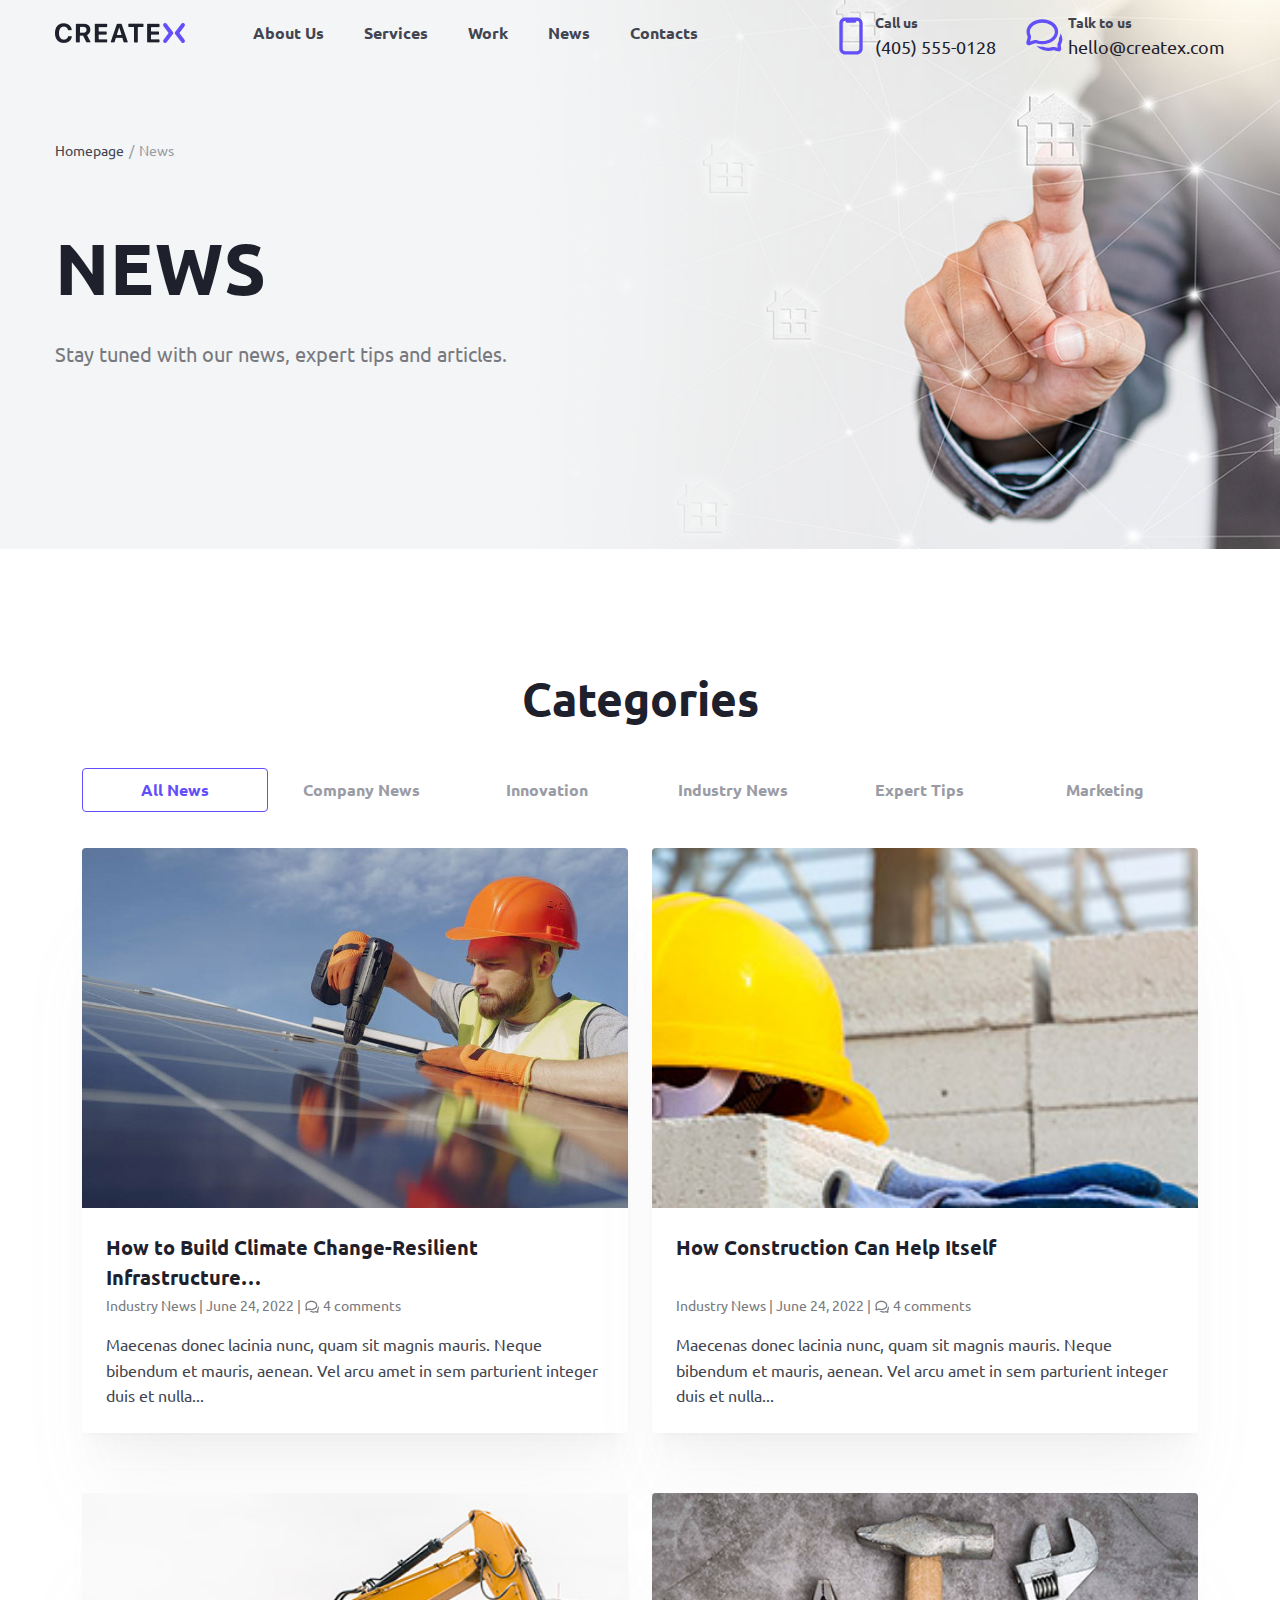
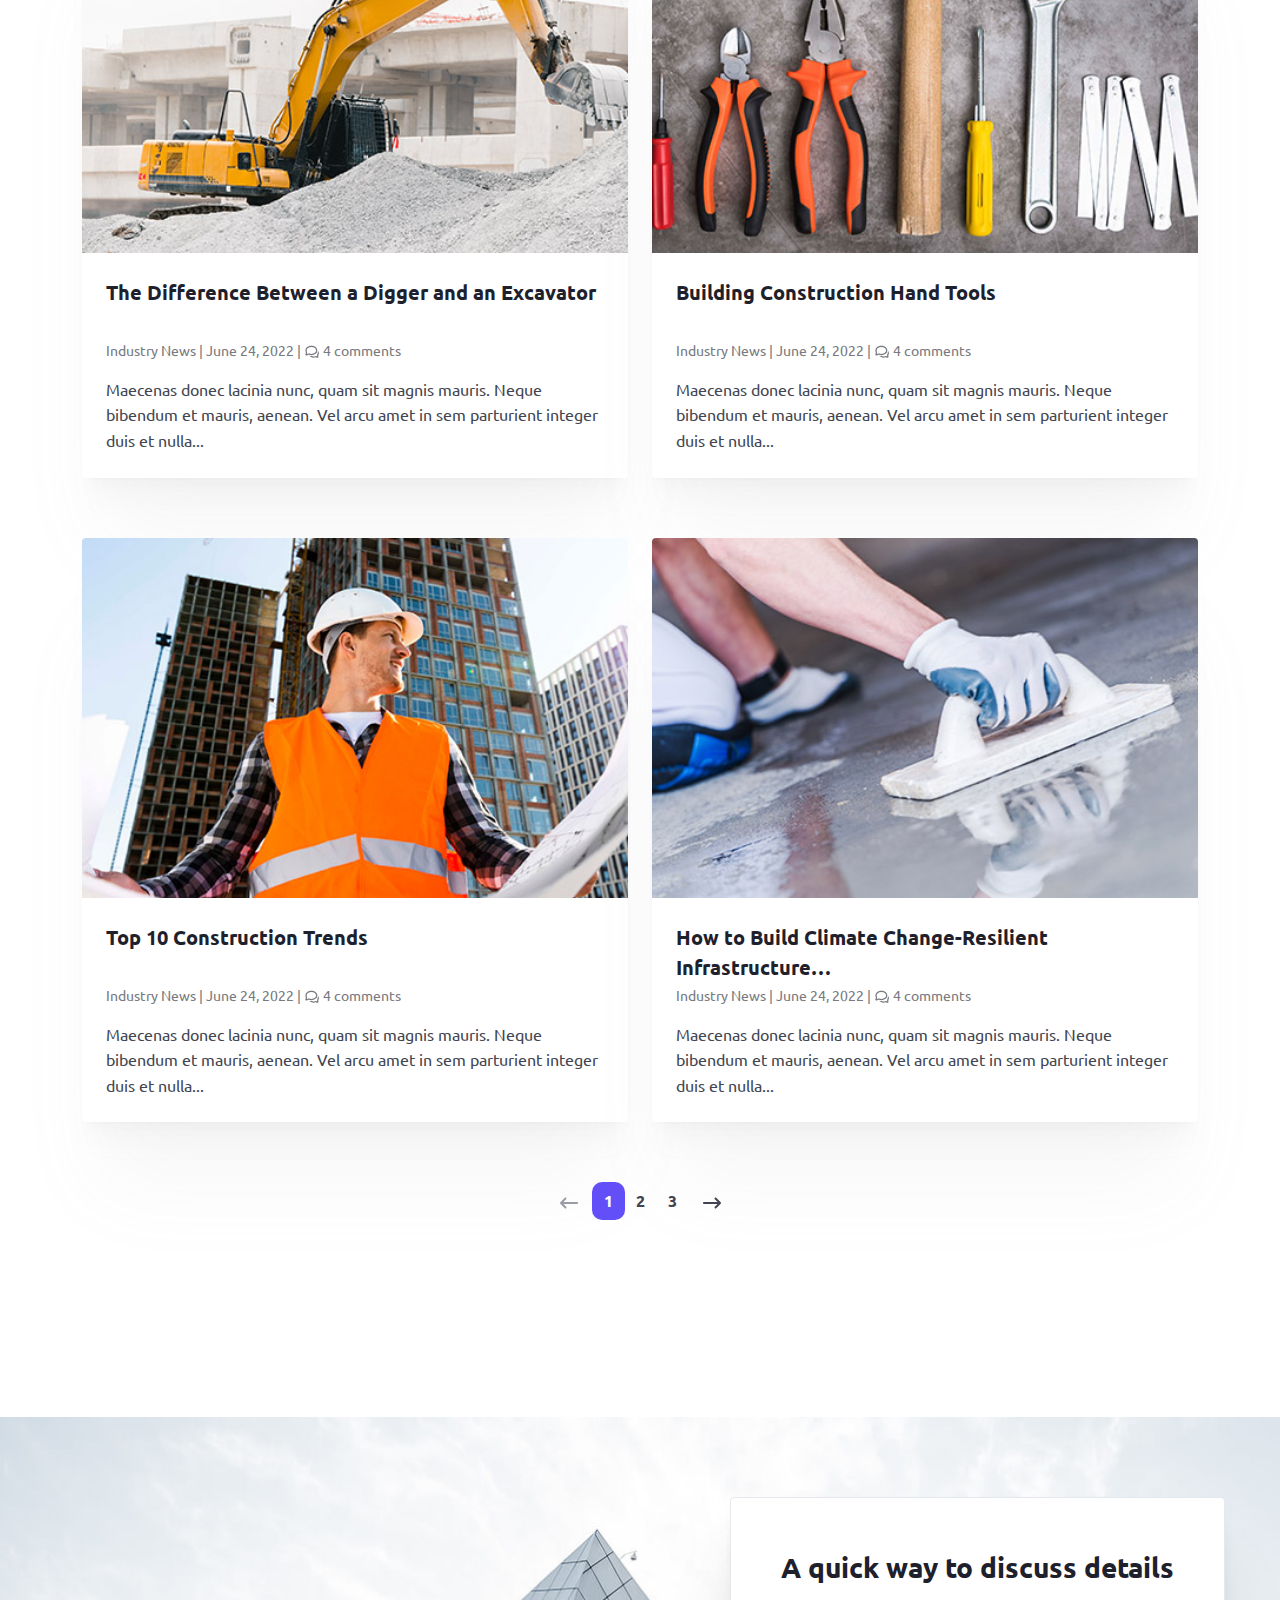
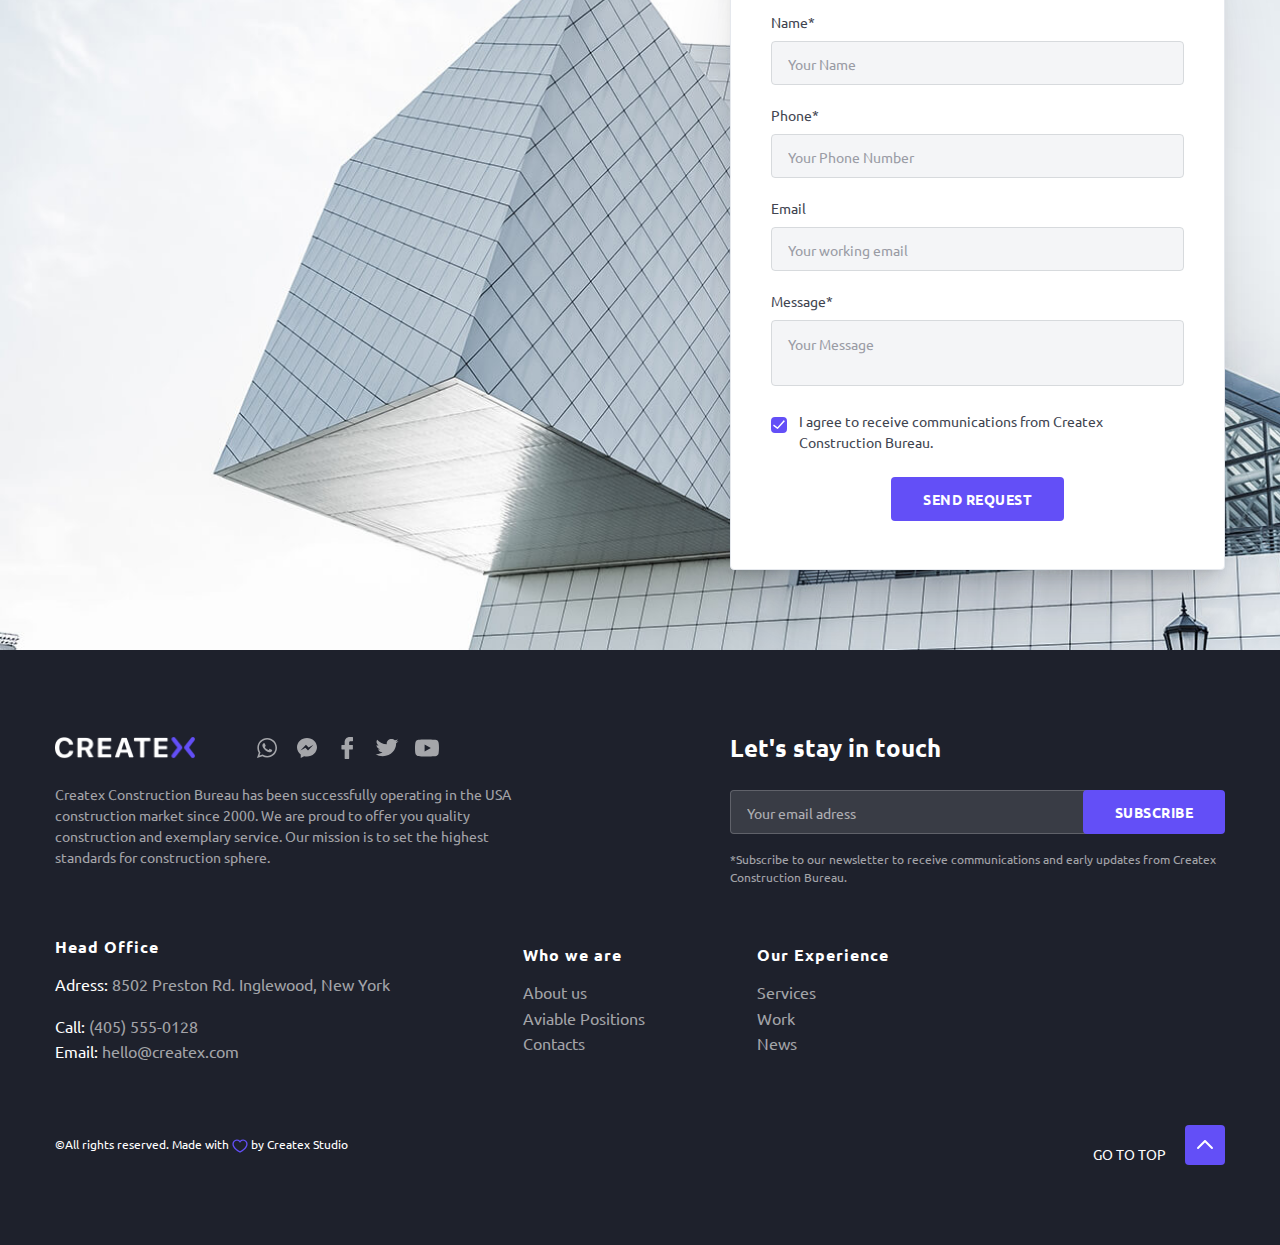
<file: blog.html>
<!DOCTYPE html>
<html lang="en">
  <head>
    <meta charset="UTF-8" />
    <meta http-equiv="X-UA-Compatible" content="IE=edge" />
    <meta name="viewport" content="width=device-width, initial-scale=1.0" />
    <title>News | CreateX | Construction Bureau</title>
    <!-- Favicons -->
    <link
      rel="icon"
      type="image/png"
      sizes="32x32"
      href="./icons/favicon-32x32.png"
    />
    <link
      rel="icon"
      type="image/png"
      sizes="16x16"
      href="./icons/favicon-16x16.png"
    />
    <!-- Boostrap CSS -->
    <link rel="stylesheet" href="./plugins/boostrap/bootstrap.min.css" />
    <!-- Style CSS -->
    <link rel="stylesheet" href="./css/style.css" />
    <!-- Responsive CSS -->
    <link rel="stylesheet" href="./css/responsive.css" />
  </head>
  <body>
    <!-- Header Start -->
    <header class="header portfolio-header news-header">
      <div class="custom-container">
        <nav class="navbar navbar-expand-lg">
          <a class="navbar-brand" href="./index.html">
            <img src="./images/logo.png" alt="CreateX - Construction Bureau" />
          </a>
          <button
            class="navbar-toggler"
            type="button"
            data-bs-toggle="offcanvas"
            data-bs-target="#offcanvasDarkNavbar"
            aria-controls="offcanvasDarkNavbar"
          >
            <span class="navbar-toggler-icon"></span>
          </button>
          <div
            class="offcanvas offcanvas-end"
            tabindex="-1"
            id="offcanvasDarkNavbar"
            aria-labelledby="offcanvasDarkNavbarLabel"
          >
            <div class="offcanvas-header">
              <h5 class="offcanvas-title" id="offcanvasDarkNavbarLabel">
                Menu
              </h5>
              <button
                type="button"
                class="btn-close btn-close-dark"
                data-bs-dismiss="offcanvas"
                aria-label="Close"
              ></button>
            </div>
            <div class="offcanvas-body">
              <ul class="navbar-nav flex-grow-1 pe-3">
                <li class="nav-item">
                  <a class="nav-link" href="./about.html">About Us</a>
                </li>
                <li class="nav-item">
                  <a class="nav-link" href="./services.html">Services</a>
                </li>
                <li class="nav-item">
                  <a class="nav-link" href="./portfolio.html">Work</a>
                </li>
                <li class="nav-item">
                  <a class="nav-link" href="./blog.html">News</a>
                </li>
                <li class="nav-item">
                  <a class="nav-link" href="./contact.html">Contacts</a>
                </li>
              </ul>
              <div class="right-header">
                <div class="rh-call">
                  <div class="rh-element-img">
                    <img src="./icons/phone.svg" alt="Call Us" />
                  </div>
                  <div class="rh-element-txt">
                    <p>Call us</p>
                    <a href="tel:+(405)-555-0128">(405) 555-0128</a>
                  </div>
                </div>
                <div class="rh-chat">
                  <div class="rh-element-img">
                    <img src="./icons/mail.svg" alt="Talk to us" />
                  </div>
                  <div class="rh-element-txt">
                    <p>Talk to us</p>
                    <a href="mailto:hello@createx.com">hello@createx.com</a>
                  </div>
                </div>
              </div>
            </div>
          </div>
        </nav>
        <div class="portfolio-heading">
          <ul class="breadcrumbs">
            <li><a href="./index.html">Homepage</a></li>
            <li>News</li>
          </ul>
          <h1 class="portfolio-slider-title">NEWS</h1>
          <p class="portfolio-slider-text">
            Stay tuned with our news, expert tips and articles.
          </p>
        </div>
      </div>
    </header>
    <!-- Header End -->
    <!-- Main Sections Start -->
    <main class="main">
      <!-- News Blog Section -->
      <section class="news-blog">
        <div class="container">
          <div class="news-blog-wrapper">
            <h2 class="section-title pb-3">Categories</h2>
            <ul
              class="nav flex-lg-wrap nav-justified nav-pills mt-4 mb-3"
              id="pills-tab"
              role="tablist"
            >
              <li class="nav-item" role="presentation">
                <button
                  class="nav-link active"
                  id="pills-home-tab"
                  data-bs-toggle="pill"
                  data-bs-target="#pills-home"
                  type="button"
                  role="tab"
                  aria-controls="pills-home"
                  aria-selected="true"
                >
                  All News
                </button>
              </li>
              <li class="nav-item" role="presentation">
                <button
                  class="nav-link"
                  id="pills-profile-tab"
                  data-bs-toggle="pill"
                  data-bs-target="#pills-profile"
                  type="button"
                  role="tab"
                  aria-controls="pills-profile"
                  aria-selected="false"
                >
                  Company News
                </button>
              </li>
              <li class="nav-item" role="presentation">
                <button
                  class="nav-link"
                  id="pills-contact-tab"
                  data-bs-toggle="pill"
                  data-bs-target="#pills-contact"
                  type="button"
                  role="tab"
                  aria-controls="pills-contact"
                  aria-selected="false"
                >
                  Innovation
                </button>
              </li>
              <li class="nav-item" role="presentation">
                <button
                  class="nav-link"
                  id="pills-content-tab"
                  data-bs-toggle="pill"
                  data-bs-target="#pills-content"
                  type="button"
                  role="tab"
                  aria-controls="pills-content"
                  aria-selected="false"
                >
                  Industry News
                </button>
              </li>
              <li class="nav-item" role="presentation">
                <button
                  class="nav-link"
                  id="pills-traffic-tab"
                  data-bs-toggle="pill"
                  data-bs-target="#pills-traffic"
                  type="button"
                  role="tab"
                  aria-controls="pills-traffic"
                  aria-selected="false"
                >
                  Expert Tips
                </button>
              </li>
              <li class="nav-item" role="presentation">
                <button
                  class="nav-link"
                  id="pills-marketing-tab"
                  data-bs-toggle="pill"
                  data-bs-target="#pills-marketing"
                  type="button"
                  role="tab"
                  aria-controls="pills-marketing"
                  aria-selected="false"
                >
                  Marketing
                </button>
              </li>
            </ul>
            <div class="tab-content" id="pills-tabContent">
              <div
                class="tab-pane fade show active"
                id="pills-home"
                role="tabpanel"
                aria-labelledby="pills-home-tab"
                tabindex="0"
              >
                <div class="row">
                  <div class="col-12 col-md-6">
                    <div class="blog-box">
                      <div class="news-single-item">
                        <div class="news-image">
                          <img src="./images/news1.png" alt="" />
                        </div>
                        <div class="news-info">
                          <div class="news-blog-title">
                            <a href="./news.html"
                              ><h3 class="news-title">
                                How to Build Climate Change-Resilient
                                Infrastructure
                              </h3></a
                            >
                          </div>
                          <small class="news-detail"
                            >Industry News | June 24, 2022 |
                            <img src="./icons/comments.svg" alt="" />4
                            comments</small
                          >
                          <div class="news-blog-description">
                            <p class="news-description">
                              Maecenas donec lacinia nunc, quam sit magnis
                              mauris. Neque bibendum et mauris, aenean. Vel arcu
                              amet in sem parturient integer duis et nulla...
                            </p>
                          </div>
                        </div>
                      </div>
                    </div>
                  </div>
                  <div class="col-12 col-md-6">
                    <div class="blog-box">
                      <div class="news-single-item">
                        <div class="news-image">
                          <img src="./images/news2.png" alt="" />
                        </div>
                        <div class="news-info">
                          <div class="news-blog-title">
                            <a href="./news.html"
                              ><h3 class="news-title">
                                How Construction Can Help Itself
                              </h3></a
                            >
                          </div>
                          <small class="news-detail"
                            >Industry News | June 24, 2022 |
                            <img src="./icons/comments.svg" alt="" />4
                            comments</small
                          >
                          <div class="news-blog-description">
                            <p class="news-description">
                              Maecenas donec lacinia nunc, quam sit magnis
                              mauris. Neque bibendum et mauris, aenean. Vel arcu
                              amet in sem parturient integer duis et nulla...
                            </p>
                          </div>
                        </div>
                      </div>
                    </div>
                  </div>
                  <div class="col-12 col-md-6">
                    <div class="blog-box">
                      <div class="news-single-item">
                        <div class="news-image">
                          <img src="./images/news4.png" alt="" />
                        </div>
                        <div class="news-info">
                          <div class="news-blog-title">
                            <a href="./news.html"
                              ><h3 class="news-title">
                                The Difference Between a Digger and an Excavator
                              </h3></a
                            >
                          </div>
                          <small class="news-detail"
                            >Industry News | June 24, 2022 |
                            <img src="./icons/comments.svg" alt="" />4
                            comments</small
                          >
                          <div class="news-blog-description">
                            <p class="news-description">
                              Maecenas donec lacinia nunc, quam sit magnis
                              mauris. Neque bibendum et mauris, aenean. Vel arcu
                              amet in sem parturient integer duis et nulla...
                            </p>
                          </div>
                        </div>
                      </div>
                    </div>
                  </div>
                  <div class="col-12 col-md-6">
                    <div class="blog-box">
                      <div class="news-single-item">
                        <div class="news-image">
                          <img src="./images/news5.png" alt="" />
                        </div>
                        <div class="news-info">
                          <div class="news-blog-title">
                            <a href="./news.html"
                              ><h3 class="news-title">
                                Building Construction Hand Tools
                              </h3></a
                            >
                          </div>
                          <small class="news-detail"
                            >Industry News | June 24, 2022 |
                            <img src="./icons/comments.svg" alt="" />4
                            comments</small
                          >
                          <div class="news-blog-description">
                            <p class="news-description">
                              Maecenas donec lacinia nunc, quam sit magnis
                              mauris. Neque bibendum et mauris, aenean. Vel arcu
                              amet in sem parturient integer duis et nulla...
                            </p>
                          </div>
                        </div>
                      </div>
                    </div>
                  </div>
                  <div class="col-12 col-md-6">
                    <div class="blog-box">
                      <div class="news-single-item">
                        <div class="news-image">
                          <img src="./images/news6.png" alt="" />
                        </div>
                        <div class="news-info">
                          <div class="news-blog-title">
                            <a href="./news.html"
                              ><h3 class="news-title">
                                Top 10 Construction Trends
                              </h3></a
                            >
                          </div>
                          <small class="news-detail"
                            >Industry News | June 24, 2022 |
                            <img src="./icons/comments.svg" alt="" />4
                            comments</small
                          >
                          <div class="news-blog-description">
                            <p class="news-description">
                              Maecenas donec lacinia nunc, quam sit magnis
                              mauris. Neque bibendum et mauris, aenean. Vel arcu
                              amet in sem parturient integer duis et nulla...
                            </p>
                          </div>
                        </div>
                      </div>
                    </div>
                  </div>
                  <div class="col-12 col-md-6">
                    <div class="blog-box">
                      <div class="news-single-item">
                        <div class="news-image">
                          <img src="./images/news8.png" alt="" />
                        </div>
                        <div class="news-info">
                          <div class="news-blog-title">
                            <a href="./news.html"
                              ><h3 class="news-title">
                                How to Build Climate Change-Resilient
                                Infrastructure
                              </h3></a
                            >
                          </div>
                          <small class="news-detail"
                            >Industry News | June 24, 2022 |
                            <img src="./icons/comments.svg" alt="" />4
                            comments</small
                          >
                          <div class="news-blog-description">
                            <p class="news-description">
                              Maecenas donec lacinia nunc, quam sit magnis
                              mauris. Neque bibendum et mauris, aenean. Vel arcu
                              amet in sem parturient integer duis et nulla...
                            </p>
                          </div>
                        </div>
                      </div>
                    </div>
                  </div>
                </div>
                <div class="row">
                  <div class="col">
                    <nav aria-label="...">
                      <ul class="pagination justify-content-center">
                        <li class="page-item disabled">
                          <a class="page-link">
                            <svg
                              width="24"
                              height="24"
                              viewBox="0 0 24 24"
                              fill="none"
                              xmlns="http://www.w3.org/2000/svg"
                            >
                              <path
                                fill-rule="evenodd"
                                clip-rule="evenodd"
                                d="M9.20711 6.79289C8.81658 6.40237 8.18342 6.40237 7.79289 6.79289L3.29289 11.2929C2.90237 11.6834 2.90237 12.3166 3.29289 12.7071L7.79289 17.2071C8.18342 17.5976 8.81658 17.5976 9.20711 17.2071C9.59763 16.8166 9.59763 16.1834 9.20711 15.7929L6.41421 13H20C20.5523 13 21 12.5523 21 12C21 11.4477 20.5523 11 20 11H6.41421L9.20711 8.20711C9.59763 7.81658 9.59763 7.18342 9.20711 6.79289Z"
                                fill="#9A9CA5"
                              />
                            </svg>
                          </a>
                        </li>
                        <li class="page-item active">
                          <a class="page-link" href="#">1</a>
                        </li>
                        <li class="page-item" aria-current="page">
                          <a class="page-link" href="#">2</a>
                        </li>
                        <li class="page-item">
                          <a class="page-link" href="#">3</a>
                        </li>
                        <li class="page-item">
                          <a class="page-link" href="#">
                            <svg
                              width="24"
                              height="24"
                              viewBox="0 0 24 24"
                              fill="none"
                              xmlns="http://www.w3.org/2000/svg"
                            >
                              <path
                                fill-rule="evenodd"
                                clip-rule="evenodd"
                                d="M14.7929 6.79289C15.1834 6.40237 15.8166 6.40237 16.2071 6.79289L20.7071 11.2929C21.0976 11.6834 21.0976 12.3166 20.7071 12.7071L16.2071 17.2071C15.8166 17.5976 15.1834 17.5976 14.7929 17.2071C14.4024 16.8166 14.4024 16.1834 14.7929 15.7929L17.5858 13H4C3.44772 13 3 12.5523 3 12C3 11.4477 3.44772 11 4 11H17.5858L14.7929 8.20711C14.4024 7.81658 14.4024 7.18342 14.7929 6.79289Z"
                                fill="#424551"
                              />
                            </svg>
                          </a>
                        </li>
                      </ul>
                    </nav>
                  </div>
                </div>
              </div>
              <div
                class="tab-pane fade"
                id="pills-profile"
                role="tabpanel"
                aria-labelledby="pills-profile-tab"
                tabindex="0"
              >
                <div class="row">
                  <div class="col-12 col-md-6">
                    <div class="blog-box">
                      <div class="news-single-item">
                        <div class="news-image">
                          <img src="./images/news1.png" alt="" />
                        </div>
                        <div class="news-info">
                          <div class="news-blog-title">
                            <a href="./news.html"
                              ><h3 class="news-title">
                                How to Build Climate Change-Resilient
                                Infrastructure
                              </h3></a
                            >
                          </div>
                          <small class="news-detail"
                            >Industry News | June 24, 2022 |
                            <img src="./icons/comments.svg" alt="" />4
                            comments</small
                          >
                          <div class="news-blog-description">
                            <p class="news-description">
                              Maecenas donec lacinia nunc, quam sit magnis
                              mauris. Neque bibendum et mauris, aenean. Vel arcu
                              amet in sem parturient integer duis et nulla...
                            </p>
                          </div>
                        </div>
                      </div>
                    </div>
                  </div>
                  <div class="col-12 col-md-6">
                    <div class="blog-box">
                      <div class="news-single-item">
                        <div class="news-image">
                          <img src="./images/news2.png" alt="" />
                        </div>
                        <div class="news-info">
                          <div class="news-blog-title">
                            <a href="./news.html"
                              ><h3 class="news-title">
                                How Construction Can Help Itself
                              </h3></a
                            >
                          </div>
                          <small class="news-detail"
                            >Industry News | June 24, 2022 |
                            <img src="./icons/comments.svg" alt="" />4
                            comments</small
                          >
                          <div class="news-blog-description">
                            <p class="news-description">
                              Maecenas donec lacinia nunc, quam sit magnis
                              mauris. Neque bibendum et mauris, aenean. Vel arcu
                              amet in sem parturient integer duis et nulla...
                            </p>
                          </div>
                        </div>
                      </div>
                    </div>
                  </div>
                  <div class="col-12 col-md-6">
                    <div class="blog-box">
                      <div class="news-single-item">
                        <div class="news-image">
                          <img src="./images/news4.png" alt="" />
                        </div>
                        <div class="news-info">
                          <div class="news-blog-title">
                            <a href="./news.html"
                              ><h3 class="news-title">
                                The Difference Between a Digger and an Excavator
                              </h3></a
                            >
                          </div>
                          <small class="news-detail"
                            >Industry News | June 24, 2022 |
                            <img src="./icons/comments.svg" alt="" />4
                            comments</small
                          >
                          <div class="news-blog-description">
                            <p class="news-description">
                              Maecenas donec lacinia nunc, quam sit magnis
                              mauris. Neque bibendum et mauris, aenean. Vel arcu
                              amet in sem parturient integer duis et nulla...
                            </p>
                          </div>
                        </div>
                      </div>
                    </div>
                  </div>
                  <div class="col-12 col-md-6">
                    <div class="blog-box">
                      <div class="news-single-item">
                        <div class="news-image">
                          <img src="./images/news5.png" alt="" />
                        </div>
                        <div class="news-info">
                          <div class="news-blog-title">
                            <a href="./news.html"
                              ><h3 class="news-title">
                                Building Construction Hand Tools
                              </h3></a
                            >
                          </div>
                          <small class="news-detail"
                            >Industry News | June 24, 2022 |
                            <img src="./icons/comments.svg" alt="" />4
                            comments</small
                          >
                          <div class="news-blog-description">
                            <p class="news-description">
                              Maecenas donec lacinia nunc, quam sit magnis
                              mauris. Neque bibendum et mauris, aenean. Vel arcu
                              amet in sem parturient integer duis et nulla...
                            </p>
                          </div>
                        </div>
                      </div>
                    </div>
                  </div>
                  <div class="col-12 col-md-6">
                    <div class="blog-box">
                      <div class="news-single-item">
                        <div class="news-image">
                          <img src="./images/news6.png" alt="" />
                        </div>
                        <div class="news-info">
                          <div class="news-blog-title">
                            <a href="./news.html"
                              ><h3 class="news-title">
                                Top 10 Construction Trends
                              </h3></a
                            >
                          </div>
                          <small class="news-detail"
                            >Industry News | June 24, 2022 |
                            <img src="./icons/comments.svg" alt="" />4
                            comments</small
                          >
                          <div class="news-blog-description">
                            <p class="news-description">
                              Maecenas donec lacinia nunc, quam sit magnis
                              mauris. Neque bibendum et mauris, aenean. Vel arcu
                              amet in sem parturient integer duis et nulla...
                            </p>
                          </div>
                        </div>
                      </div>
                    </div>
                  </div>
                  <div class="col-12 col-md-6">
                    <div class="blog-box">
                      <div class="news-single-item">
                        <div class="news-image">
                          <img src="./images/news8.png" alt="" />
                        </div>
                        <div class="news-info">
                          <div class="news-blog-title">
                            <a href="./news.html"
                              ><h3 class="news-title">
                                How to Build Climate Change-Resilient
                                Infrastructure
                              </h3></a
                            >
                          </div>
                          <small class="news-detail"
                            >Industry News | June 24, 2022 |
                            <img src="./icons/comments.svg" alt="" />4
                            comments</small
                          >
                          <div class="news-blog-description">
                            <p class="news-description">
                              Maecenas donec lacinia nunc, quam sit magnis
                              mauris. Neque bibendum et mauris, aenean. Vel arcu
                              amet in sem parturient integer duis et nulla...
                            </p>
                          </div>
                        </div>
                      </div>
                    </div>
                  </div>
                </div>
                <div class="row">
                  <div class="col">
                    <nav aria-label="...">
                      <ul class="pagination justify-content-center">
                        <li class="page-item disabled">
                          <a class="page-link">
                            <svg
                              width="24"
                              height="24"
                              viewBox="0 0 24 24"
                              fill="none"
                              xmlns="http://www.w3.org/2000/svg"
                            >
                              <path
                                fill-rule="evenodd"
                                clip-rule="evenodd"
                                d="M9.20711 6.79289C8.81658 6.40237 8.18342 6.40237 7.79289 6.79289L3.29289 11.2929C2.90237 11.6834 2.90237 12.3166 3.29289 12.7071L7.79289 17.2071C8.18342 17.5976 8.81658 17.5976 9.20711 17.2071C9.59763 16.8166 9.59763 16.1834 9.20711 15.7929L6.41421 13H20C20.5523 13 21 12.5523 21 12C21 11.4477 20.5523 11 20 11H6.41421L9.20711 8.20711C9.59763 7.81658 9.59763 7.18342 9.20711 6.79289Z"
                                fill="#9A9CA5"
                              />
                            </svg>
                          </a>
                        </li>
                        <li class="page-item active">
                          <a class="page-link" href="#">1</a>
                        </li>
                        <li class="page-item" aria-current="page">
                          <a class="page-link" href="#">2</a>
                        </li>
                        <li class="page-item">
                          <a class="page-link" href="#">3</a>
                        </li>
                        <li class="page-item">
                          <a class="page-link" href="#">
                            <svg
                              width="24"
                              height="24"
                              viewBox="0 0 24 24"
                              fill="none"
                              xmlns="http://www.w3.org/2000/svg"
                            >
                              <path
                                fill-rule="evenodd"
                                clip-rule="evenodd"
                                d="M14.7929 6.79289C15.1834 6.40237 15.8166 6.40237 16.2071 6.79289L20.7071 11.2929C21.0976 11.6834 21.0976 12.3166 20.7071 12.7071L16.2071 17.2071C15.8166 17.5976 15.1834 17.5976 14.7929 17.2071C14.4024 16.8166 14.4024 16.1834 14.7929 15.7929L17.5858 13H4C3.44772 13 3 12.5523 3 12C3 11.4477 3.44772 11 4 11H17.5858L14.7929 8.20711C14.4024 7.81658 14.4024 7.18342 14.7929 6.79289Z"
                                fill="#424551"
                              />
                            </svg>
                          </a>
                        </li>
                      </ul>
                    </nav>
                  </div>
                </div>
              </div>
              <div
                class="tab-pane fade"
                id="pills-contact"
                role="tabpanel"
                aria-labelledby="pills-contact-tab"
                tabindex="0"
              >
                <div class="row">
                  <div class="col-12 col-md-6">
                    <div class="blog-box">
                      <div class="news-single-item">
                        <div class="news-image">
                          <img src="./images/news1.png" alt="" />
                        </div>
                        <div class="news-info">
                          <div class="news-blog-title">
                            <a href="./news.html"
                              ><h3 class="news-title">
                                How to Build Climate Change-Resilient
                                Infrastructure
                              </h3></a
                            >
                          </div>
                          <small class="news-detail"
                            >Industry News | June 24, 2022 |
                            <img src="./icons/comments.svg" alt="" />4
                            comments</small
                          >
                          <div class="news-blog-description">
                            <p class="news-description">
                              Maecenas donec lacinia nunc, quam sit magnis
                              mauris. Neque bibendum et mauris, aenean. Vel arcu
                              amet in sem parturient integer duis et nulla...
                            </p>
                          </div>
                        </div>
                      </div>
                    </div>
                  </div>
                  <div class="col-12 col-md-6">
                    <div class="blog-box">
                      <div class="news-single-item">
                        <div class="news-image">
                          <img src="./images/news2.png" alt="" />
                        </div>
                        <div class="news-info">
                          <div class="news-blog-title">
                            <a href="./news.html"
                              ><h3 class="news-title">
                                How Construction Can Help Itself
                              </h3></a
                            >
                          </div>
                          <small class="news-detail"
                            >Industry News | June 24, 2022 |
                            <img src="./icons/comments.svg" alt="" />4
                            comments</small
                          >
                          <div class="news-blog-description">
                            <p class="news-description">
                              Maecenas donec lacinia nunc, quam sit magnis
                              mauris. Neque bibendum et mauris, aenean. Vel arcu
                              amet in sem parturient integer duis et nulla...
                            </p>
                          </div>
                        </div>
                      </div>
                    </div>
                  </div>
                  <div class="col-12 col-md-6">
                    <div class="blog-box">
                      <div class="news-single-item">
                        <div class="news-image">
                          <img src="./images/news4.png" alt="" />
                        </div>
                        <div class="news-info">
                          <div class="news-blog-title">
                            <a href="./news.html"
                              ><h3 class="news-title">
                                The Difference Between a Digger and an Excavator
                              </h3></a
                            >
                          </div>
                          <small class="news-detail"
                            >Industry News | June 24, 2022 |
                            <img src="./icons/comments.svg" alt="" />4
                            comments</small
                          >
                          <div class="news-blog-description">
                            <p class="news-description">
                              Maecenas donec lacinia nunc, quam sit magnis
                              mauris. Neque bibendum et mauris, aenean. Vel arcu
                              amet in sem parturient integer duis et nulla...
                            </p>
                          </div>
                        </div>
                      </div>
                    </div>
                  </div>
                  <div class="col-12 col-md-6">
                    <div class="blog-box">
                      <div class="news-single-item">
                        <div class="news-image">
                          <img src="./images/news5.png" alt="" />
                        </div>
                        <div class="news-info">
                          <div class="news-blog-title">
                            <a href="./news.html"
                              ><h3 class="news-title">
                                Building Construction Hand Tools
                              </h3></a
                            >
                          </div>
                          <small class="news-detail"
                            >Industry News | June 24, 2022 |
                            <img src="./icons/comments.svg" alt="" />4
                            comments</small
                          >
                          <div class="news-blog-description">
                            <p class="news-description">
                              Maecenas donec lacinia nunc, quam sit magnis
                              mauris. Neque bibendum et mauris, aenean. Vel arcu
                              amet in sem parturient integer duis et nulla...
                            </p>
                          </div>
                        </div>
                      </div>
                    </div>
                  </div>
                  <div class="col-12 col-md-6">
                    <div class="blog-box">
                      <div class="news-single-item">
                        <div class="news-image">
                          <img src="./images/news6.png" alt="" />
                        </div>
                        <div class="news-info">
                          <div class="news-blog-title">
                            <a href="./news.html"
                              ><h3 class="news-title">
                                Top 10 Construction Trends
                              </h3></a
                            >
                          </div>
                          <small class="news-detail"
                            >Industry News | June 24, 2022 |
                            <img src="./icons/comments.svg" alt="" />4
                            comments</small
                          >
                          <div class="news-blog-description">
                            <p class="news-description">
                              Maecenas donec lacinia nunc, quam sit magnis
                              mauris. Neque bibendum et mauris, aenean. Vel arcu
                              amet in sem parturient integer duis et nulla...
                            </p>
                          </div>
                        </div>
                      </div>
                    </div>
                  </div>
                  <div class="col-12 col-md-6">
                    <div class="blog-box">
                      <div class="news-single-item">
                        <div class="news-image">
                          <img src="./images/news8.png" alt="" />
                        </div>
                        <div class="news-info">
                          <div class="news-blog-title">
                            <a href="./news.html"
                              ><h3 class="news-title">
                                How to Build Climate Change-Resilient
                                Infrastructure
                              </h3></a
                            >
                          </div>
                          <small class="news-detail"
                            >Industry News | June 24, 2022 |
                            <img src="./icons/comments.svg" alt="" />4
                            comments</small
                          >
                          <div class="news-blog-description">
                            <p class="news-description">
                              Maecenas donec lacinia nunc, quam sit magnis
                              mauris. Neque bibendum et mauris, aenean. Vel arcu
                              amet in sem parturient integer duis et nulla...
                            </p>
                          </div>
                        </div>
                      </div>
                    </div>
                  </div>
                </div>
                <div class="row">
                  <div class="col">
                    <nav aria-label="...">
                      <ul class="pagination justify-content-center">
                        <li class="page-item disabled">
                          <a class="page-link">
                            <svg
                              width="24"
                              height="24"
                              viewBox="0 0 24 24"
                              fill="none"
                              xmlns="http://www.w3.org/2000/svg"
                            >
                              <path
                                fill-rule="evenodd"
                                clip-rule="evenodd"
                                d="M9.20711 6.79289C8.81658 6.40237 8.18342 6.40237 7.79289 6.79289L3.29289 11.2929C2.90237 11.6834 2.90237 12.3166 3.29289 12.7071L7.79289 17.2071C8.18342 17.5976 8.81658 17.5976 9.20711 17.2071C9.59763 16.8166 9.59763 16.1834 9.20711 15.7929L6.41421 13H20C20.5523 13 21 12.5523 21 12C21 11.4477 20.5523 11 20 11H6.41421L9.20711 8.20711C9.59763 7.81658 9.59763 7.18342 9.20711 6.79289Z"
                                fill="#9A9CA5"
                              />
                            </svg>
                          </a>
                        </li>
                        <li class="page-item active">
                          <a class="page-link" href="#">1</a>
                        </li>
                        <li class="page-item" aria-current="page">
                          <a class="page-link" href="#">2</a>
                        </li>
                        <li class="page-item">
                          <a class="page-link" href="#">3</a>
                        </li>
                        <li class="page-item">
                          <a class="page-link" href="#">
                            <svg
                              width="24"
                              height="24"
                              viewBox="0 0 24 24"
                              fill="none"
                              xmlns="http://www.w3.org/2000/svg"
                            >
                              <path
                                fill-rule="evenodd"
                                clip-rule="evenodd"
                                d="M14.7929 6.79289C15.1834 6.40237 15.8166 6.40237 16.2071 6.79289L20.7071 11.2929C21.0976 11.6834 21.0976 12.3166 20.7071 12.7071L16.2071 17.2071C15.8166 17.5976 15.1834 17.5976 14.7929 17.2071C14.4024 16.8166 14.4024 16.1834 14.7929 15.7929L17.5858 13H4C3.44772 13 3 12.5523 3 12C3 11.4477 3.44772 11 4 11H17.5858L14.7929 8.20711C14.4024 7.81658 14.4024 7.18342 14.7929 6.79289Z"
                                fill="#424551"
                              />
                            </svg>
                          </a>
                        </li>
                      </ul>
                    </nav>
                  </div>
                </div>
              </div>
              <div
                class="tab-pane fade"
                id="pills-content"
                role="tabpanel"
                aria-labelledby="pills-content-tab"
                tabindex="0"
              >
                <div class="row">
                  <div class="col-12 col-md-6">
                    <div class="blog-box">
                      <div class="news-single-item">
                        <div class="news-image">
                          <img src="./images/news1.png" alt="" />
                        </div>
                        <div class="news-info">
                          <div class="news-blog-title">
                            <a href="./news.html"
                              ><h3 class="news-title">
                                How to Build Climate Change-Resilient
                                Infrastructure
                              </h3></a
                            >
                          </div>
                          <small class="news-detail"
                            >Industry News | June 24, 2022 |
                            <img src="./icons/comments.svg" alt="" />4
                            comments</small
                          >
                          <div class="news-blog-description">
                            <p class="news-description">
                              Maecenas donec lacinia nunc, quam sit magnis
                              mauris. Neque bibendum et mauris, aenean. Vel arcu
                              amet in sem parturient integer duis et nulla...
                            </p>
                          </div>
                        </div>
                      </div>
                    </div>
                  </div>
                  <div class="col-12 col-md-6">
                    <div class="blog-box">
                      <div class="news-single-item">
                        <div class="news-image">
                          <img src="./images/news2.png" alt="" />
                        </div>
                        <div class="news-info">
                          <div class="news-blog-title">
                            <a href="./news.html"
                              ><h3 class="news-title">
                                How Construction Can Help Itself
                              </h3></a
                            >
                          </div>
                          <small class="news-detail"
                            >Industry News | June 24, 2022 |
                            <img src="./icons/comments.svg" alt="" />4
                            comments</small
                          >
                          <div class="news-blog-description">
                            <p class="news-description">
                              Maecenas donec lacinia nunc, quam sit magnis
                              mauris. Neque bibendum et mauris, aenean. Vel arcu
                              amet in sem parturient integer duis et nulla...
                            </p>
                          </div>
                        </div>
                      </div>
                    </div>
                  </div>
                  <div class="col-12 col-md-6">
                    <div class="blog-box">
                      <div class="news-single-item">
                        <div class="news-image">
                          <img src="./images/news4.png" alt="" />
                        </div>
                        <div class="news-info">
                          <div class="news-blog-title">
                            <a href="./news.html"
                              ><h3 class="news-title">
                                The Difference Between a Digger and an Excavator
                              </h3></a
                            >
                          </div>
                          <small class="news-detail"
                            >Industry News | June 24, 2022 |
                            <img src="./icons/comments.svg" alt="" />4
                            comments</small
                          >
                          <div class="news-blog-description">
                            <p class="news-description">
                              Maecenas donec lacinia nunc, quam sit magnis
                              mauris. Neque bibendum et mauris, aenean. Vel arcu
                              amet in sem parturient integer duis et nulla...
                            </p>
                          </div>
                        </div>
                      </div>
                    </div>
                  </div>
                  <div class="col-12 col-md-6">
                    <div class="blog-box">
                      <div class="news-single-item">
                        <div class="news-image">
                          <img src="./images/news5.png" alt="" />
                        </div>
                        <div class="news-info">
                          <div class="news-blog-title">
                            <a href="./news.html"
                              ><h3 class="news-title">
                                Building Construction Hand Tools
                              </h3></a
                            >
                          </div>
                          <small class="news-detail"
                            >Industry News | June 24, 2022 |
                            <img src="./icons/comments.svg" alt="" />4
                            comments</small
                          >
                          <div class="news-blog-description">
                            <p class="news-description">
                              Maecenas donec lacinia nunc, quam sit magnis
                              mauris. Neque bibendum et mauris, aenean. Vel arcu
                              amet in sem parturient integer duis et nulla...
                            </p>
                          </div>
                        </div>
                      </div>
                    </div>
                  </div>
                  <div class="col-12 col-md-6">
                    <div class="blog-box">
                      <div class="news-single-item">
                        <div class="news-image">
                          <img src="./images/news6.png" alt="" />
                        </div>
                        <div class="news-info">
                          <div class="news-blog-title">
                            <a href="./news.html"
                              ><h3 class="news-title">
                                Top 10 Construction Trends
                              </h3></a
                            >
                          </div>
                          <small class="news-detail"
                            >Industry News | June 24, 2022 |
                            <img src="./icons/comments.svg" alt="" />4
                            comments</small
                          >
                          <div class="news-blog-description">
                            <p class="news-description">
                              Maecenas donec lacinia nunc, quam sit magnis
                              mauris. Neque bibendum et mauris, aenean. Vel arcu
                              amet in sem parturient integer duis et nulla...
                            </p>
                          </div>
                        </div>
                      </div>
                    </div>
                  </div>
                  <div class="col-12 col-md-6">
                    <div class="blog-box">
                      <div class="news-single-item">
                        <div class="news-image">
                          <img src="./images/news8.png" alt="" />
                        </div>
                        <div class="news-info">
                          <div class="news-blog-title">
                            <a href="./news.html"
                              ><h3 class="news-title">
                                How to Build Climate Change-Resilient
                                Infrastructure
                              </h3></a
                            >
                          </div>
                          <small class="news-detail"
                            >Industry News | June 24, 2022 |
                            <img src="./icons/comments.svg" alt="" />4
                            comments</small
                          >
                          <div class="news-blog-description">
                            <p class="news-description">
                              Maecenas donec lacinia nunc, quam sit magnis
                              mauris. Neque bibendum et mauris, aenean. Vel arcu
                              amet in sem parturient integer duis et nulla...
                            </p>
                          </div>
                        </div>
                      </div>
                    </div>
                  </div>
                </div>
                <div class="row">
                  <div class="col">
                    <nav aria-label="...">
                      <ul class="pagination justify-content-center">
                        <li class="page-item disabled">
                          <a class="page-link">
                            <svg
                              width="24"
                              height="24"
                              viewBox="0 0 24 24"
                              fill="none"
                              xmlns="http://www.w3.org/2000/svg"
                            >
                              <path
                                fill-rule="evenodd"
                                clip-rule="evenodd"
                                d="M9.20711 6.79289C8.81658 6.40237 8.18342 6.40237 7.79289 6.79289L3.29289 11.2929C2.90237 11.6834 2.90237 12.3166 3.29289 12.7071L7.79289 17.2071C8.18342 17.5976 8.81658 17.5976 9.20711 17.2071C9.59763 16.8166 9.59763 16.1834 9.20711 15.7929L6.41421 13H20C20.5523 13 21 12.5523 21 12C21 11.4477 20.5523 11 20 11H6.41421L9.20711 8.20711C9.59763 7.81658 9.59763 7.18342 9.20711 6.79289Z"
                                fill="#9A9CA5"
                              />
                            </svg>
                          </a>
                        </li>
                        <li class="page-item active">
                          <a class="page-link" href="#">1</a>
                        </li>
                        <li class="page-item" aria-current="page">
                          <a class="page-link" href="#">2</a>
                        </li>
                        <li class="page-item">
                          <a class="page-link" href="#">3</a>
                        </li>
                        <li class="page-item">
                          <a class="page-link" href="#">
                            <svg
                              width="24"
                              height="24"
                              viewBox="0 0 24 24"
                              fill="none"
                              xmlns="http://www.w3.org/2000/svg"
                            >
                              <path
                                fill-rule="evenodd"
                                clip-rule="evenodd"
                                d="M14.7929 6.79289C15.1834 6.40237 15.8166 6.40237 16.2071 6.79289L20.7071 11.2929C21.0976 11.6834 21.0976 12.3166 20.7071 12.7071L16.2071 17.2071C15.8166 17.5976 15.1834 17.5976 14.7929 17.2071C14.4024 16.8166 14.4024 16.1834 14.7929 15.7929L17.5858 13H4C3.44772 13 3 12.5523 3 12C3 11.4477 3.44772 11 4 11H17.5858L14.7929 8.20711C14.4024 7.81658 14.4024 7.18342 14.7929 6.79289Z"
                                fill="#424551"
                              />
                            </svg>
                          </a>
                        </li>
                      </ul>
                    </nav>
                  </div>
                </div>
              </div>
              <div
                class="tab-pane fade"
                id="pills-traffic"
                role="tabpanel"
                aria-labelledby="pills-traffic-tab"
                tabindex="0"
              >
                <div class="row">
                  <div class="col-12 col-md-6">
                    <div class="blog-box">
                      <div class="news-single-item">
                        <div class="news-image">
                          <img src="./images/news1.png" alt="" />
                        </div>
                        <div class="news-info">
                          <div class="news-blog-title">
                            <a href="./news.html"
                              ><h3 class="news-title">
                                How to Build Climate Change-Resilient
                                Infrastructure
                              </h3></a
                            >
                          </div>
                          <small class="news-detail"
                            >Industry News | June 24, 2022 |
                            <img src="./icons/comments.svg" alt="" />4
                            comments</small
                          >
                          <div class="news-blog-description">
                            <p class="news-description">
                              Maecenas donec lacinia nunc, quam sit magnis
                              mauris. Neque bibendum et mauris, aenean. Vel arcu
                              amet in sem parturient integer duis et nulla...
                            </p>
                          </div>
                        </div>
                      </div>
                    </div>
                  </div>
                  <div class="col-12 col-md-6">
                    <div class="blog-box">
                      <div class="news-single-item">
                        <div class="news-image">
                          <img src="./images/news2.png" alt="" />
                        </div>
                        <div class="news-info">
                          <div class="news-blog-title">
                            <a href="./news.html"
                              ><h3 class="news-title">
                                How Construction Can Help Itself
                              </h3></a
                            >
                          </div>
                          <small class="news-detail"
                            >Industry News | June 24, 2022 |
                            <img src="./icons/comments.svg" alt="" />4
                            comments</small
                          >
                          <div class="news-blog-description">
                            <p class="news-description">
                              Maecenas donec lacinia nunc, quam sit magnis
                              mauris. Neque bibendum et mauris, aenean. Vel arcu
                              amet in sem parturient integer duis et nulla...
                            </p>
                          </div>
                        </div>
                      </div>
                    </div>
                  </div>
                  <div class="col-12 col-md-6">
                    <div class="blog-box">
                      <div class="news-single-item">
                        <div class="news-image">
                          <img src="./images/news4.png" alt="" />
                        </div>
                        <div class="news-info">
                          <div class="news-blog-title">
                            <a href="./news.html"
                              ><h3 class="news-title">
                                The Difference Between a Digger and an Excavator
                              </h3></a
                            >
                          </div>
                          <small class="news-detail"
                            >Industry News | June 24, 2022 |
                            <img src="./icons/comments.svg" alt="" />4
                            comments</small
                          >
                          <div class="news-blog-description">
                            <p class="news-description">
                              Maecenas donec lacinia nunc, quam sit magnis
                              mauris. Neque bibendum et mauris, aenean. Vel arcu
                              amet in sem parturient integer duis et nulla...
                            </p>
                          </div>
                        </div>
                      </div>
                    </div>
                  </div>
                  <div class="col-12 col-md-6">
                    <div class="blog-box">
                      <div class="news-single-item">
                        <div class="news-image">
                          <img src="./images/news5.png" alt="" />
                        </div>
                        <div class="news-info">
                          <div class="news-blog-title">
                            <a href="./news.html"
                              ><h3 class="news-title">
                                Building Construction Hand Tools
                              </h3></a
                            >
                          </div>
                          <small class="news-detail"
                            >Industry News | June 24, 2022 |
                            <img src="./icons/comments.svg" alt="" />4
                            comments</small
                          >
                          <div class="news-blog-description">
                            <p class="news-description">
                              Maecenas donec lacinia nunc, quam sit magnis
                              mauris. Neque bibendum et mauris, aenean. Vel arcu
                              amet in sem parturient integer duis et nulla...
                            </p>
                          </div>
                        </div>
                      </div>
                    </div>
                  </div>
                  <div class="col-12 col-md-6">
                    <div class="blog-box">
                      <div class="news-single-item">
                        <div class="news-image">
                          <img src="./images/news6.png" alt="" />
                        </div>
                        <div class="news-info">
                          <div class="news-blog-title">
                            <a href="./news.html"
                              ><h3 class="news-title">
                                Top 10 Construction Trends
                              </h3></a
                            >
                          </div>
                          <small class="news-detail"
                            >Industry News | June 24, 2022 |
                            <img src="./icons/comments.svg" alt="" />4
                            comments</small
                          >
                          <div class="news-blog-description">
                            <p class="news-description">
                              Maecenas donec lacinia nunc, quam sit magnis
                              mauris. Neque bibendum et mauris, aenean. Vel arcu
                              amet in sem parturient integer duis et nulla...
                            </p>
                          </div>
                        </div>
                      </div>
                    </div>
                  </div>
                  <div class="col-12 col-md-6">
                    <div class="blog-box">
                      <div class="news-single-item">
                        <div class="news-image">
                          <img src="./images/news8.png" alt="" />
                        </div>
                        <div class="news-info">
                          <div class="news-blog-title">
                            <a href="./news.html"
                              ><h3 class="news-title">
                                How to Build Climate Change-Resilient
                                Infrastructure
                              </h3></a
                            >
                          </div>
                          <small class="news-detail"
                            >Industry News | June 24, 2022 |
                            <img src="./icons/comments.svg" alt="" />4
                            comments</small
                          >
                          <div class="news-blog-description">
                            <p class="news-description">
                              Maecenas donec lacinia nunc, quam sit magnis
                              mauris. Neque bibendum et mauris, aenean. Vel arcu
                              amet in sem parturient integer duis et nulla...
                            </p>
                          </div>
                        </div>
                      </div>
                    </div>
                  </div>
                </div>
                <div class="row">
                  <div class="col">
                    <nav aria-label="...">
                      <ul class="pagination justify-content-center">
                        <li class="page-item disabled">
                          <a class="page-link">
                            <svg
                              width="24"
                              height="24"
                              viewBox="0 0 24 24"
                              fill="none"
                              xmlns="http://www.w3.org/2000/svg"
                            >
                              <path
                                fill-rule="evenodd"
                                clip-rule="evenodd"
                                d="M9.20711 6.79289C8.81658 6.40237 8.18342 6.40237 7.79289 6.79289L3.29289 11.2929C2.90237 11.6834 2.90237 12.3166 3.29289 12.7071L7.79289 17.2071C8.18342 17.5976 8.81658 17.5976 9.20711 17.2071C9.59763 16.8166 9.59763 16.1834 9.20711 15.7929L6.41421 13H20C20.5523 13 21 12.5523 21 12C21 11.4477 20.5523 11 20 11H6.41421L9.20711 8.20711C9.59763 7.81658 9.59763 7.18342 9.20711 6.79289Z"
                                fill="#9A9CA5"
                              />
                            </svg>
                          </a>
                        </li>
                        <li class="page-item active">
                          <a class="page-link" href="#">1</a>
                        </li>
                        <li class="page-item" aria-current="page">
                          <a class="page-link" href="#">2</a>
                        </li>
                        <li class="page-item">
                          <a class="page-link" href="#">3</a>
                        </li>
                        <li class="page-item">
                          <a class="page-link" href="#">
                            <svg
                              width="24"
                              height="24"
                              viewBox="0 0 24 24"
                              fill="none"
                              xmlns="http://www.w3.org/2000/svg"
                            >
                              <path
                                fill-rule="evenodd"
                                clip-rule="evenodd"
                                d="M14.7929 6.79289C15.1834 6.40237 15.8166 6.40237 16.2071 6.79289L20.7071 11.2929C21.0976 11.6834 21.0976 12.3166 20.7071 12.7071L16.2071 17.2071C15.8166 17.5976 15.1834 17.5976 14.7929 17.2071C14.4024 16.8166 14.4024 16.1834 14.7929 15.7929L17.5858 13H4C3.44772 13 3 12.5523 3 12C3 11.4477 3.44772 11 4 11H17.5858L14.7929 8.20711C14.4024 7.81658 14.4024 7.18342 14.7929 6.79289Z"
                                fill="#424551"
                              />
                            </svg>
                          </a>
                        </li>
                      </ul>
                    </nav>
                  </div>
                </div>
              </div>
              <div
                class="tab-pane fade"
                id="pills-marketing"
                role="tabpanel"
                aria-labelledby="pills-marketing-tab"
                tabindex="0"
              >
                <div class="row">
                  <div class="col-12 col-md-6">
                    <div class="blog-box">
                      <div class="news-single-item">
                        <div class="news-image">
                          <img src="./images/news1.png" alt="" />
                        </div>
                        <div class="news-info">
                          <div class="news-blog-title">
                            <a href="./news.html"
                              ><h3 class="news-title">
                                How to Build Climate Change-Resilient
                                Infrastructure
                              </h3></a
                            >
                          </div>
                          <small class="news-detail"
                            >Industry News | June 24, 2022 |
                            <img src="./icons/comments.svg" alt="" />4
                            comments</small
                          >
                          <div class="news-blog-description">
                            <p class="news-description">
                              Maecenas donec lacinia nunc, quam sit magnis
                              mauris. Neque bibendum et mauris, aenean. Vel arcu
                              amet in sem parturient integer duis et nulla...
                            </p>
                          </div>
                        </div>
                      </div>
                    </div>
                  </div>
                  <div class="col-12 col-md-6">
                    <div class="blog-box">
                      <div class="news-single-item">
                        <div class="news-image">
                          <img src="./images/news2.png" alt="" />
                        </div>
                        <div class="news-info">
                          <div class="news-blog-title">
                            <a href="./news.html"
                              ><h3 class="news-title">
                                How Construction Can Help Itself
                              </h3></a
                            >
                          </div>
                          <small class="news-detail"
                            >Industry News | June 24, 2022 |
                            <img src="./icons/comments.svg" alt="" />4
                            comments</small
                          >
                          <div class="news-blog-description">
                            <p class="news-description">
                              Maecenas donec lacinia nunc, quam sit magnis
                              mauris. Neque bibendum et mauris, aenean. Vel arcu
                              amet in sem parturient integer duis et nulla...
                            </p>
                          </div>
                        </div>
                      </div>
                    </div>
                  </div>
                  <div class="col-12 col-md-6">
                    <div class="blog-box">
                      <div class="news-single-item">
                        <div class="news-image">
                          <img src="./images/news4.png" alt="" />
                        </div>
                        <div class="news-info">
                          <div class="news-blog-title">
                            <a href="./news.html"
                              ><h3 class="news-title">
                                The Difference Between a Digger and an Excavator
                              </h3></a
                            >
                          </div>
                          <small class="news-detail"
                            >Industry News | June 24, 2022 |
                            <img src="./icons/comments.svg" alt="" />4
                            comments</small
                          >
                          <div class="news-blog-description">
                            <p class="news-description">
                              Maecenas donec lacinia nunc, quam sit magnis
                              mauris. Neque bibendum et mauris, aenean. Vel arcu
                              amet in sem parturient integer duis et nulla...
                            </p>
                          </div>
                        </div>
                      </div>
                    </div>
                  </div>
                  <div class="col-12 col-md-6">
                    <div class="blog-box">
                      <div class="news-single-item">
                        <div class="news-image">
                          <img src="./images/news5.png" alt="" />
                        </div>
                        <div class="news-info">
                          <div class="news-blog-title">
                            <a href="./news.html"
                              ><h3 class="news-title">
                                Building Construction Hand Tools
                              </h3></a
                            >
                          </div>
                          <small class="news-detail"
                            >Industry News | June 24, 2022 |
                            <img src="./icons/comments.svg" alt="" />4
                            comments</small
                          >
                          <div class="news-blog-description">
                            <p class="news-description">
                              Maecenas donec lacinia nunc, quam sit magnis
                              mauris. Neque bibendum et mauris, aenean. Vel arcu
                              amet in sem parturient integer duis et nulla...
                            </p>
                          </div>
                        </div>
                      </div>
                    </div>
                  </div>
                  <div class="col-12 col-md-6">
                    <div class="blog-box">
                      <div class="news-single-item">
                        <div class="news-image">
                          <img src="./images/news6.png" alt="" />
                        </div>
                        <div class="news-info">
                          <div class="news-blog-title">
                            <a href="./news.html"
                              ><h3 class="news-title">
                                Top 10 Construction Trends
                              </h3></a
                            >
                          </div>
                          <small class="news-detail"
                            >Industry News | June 24, 2022 |
                            <img src="./icons/comments.svg" alt="" />4
                            comments</small
                          >
                          <div class="news-blog-description">
                            <p class="news-description">
                              Maecenas donec lacinia nunc, quam sit magnis
                              mauris. Neque bibendum et mauris, aenean. Vel arcu
                              amet in sem parturient integer duis et nulla...
                            </p>
                          </div>
                        </div>
                      </div>
                    </div>
                  </div>
                  <div class="col-12 col-md-6">
                    <div class="blog-box">
                      <div class="news-single-item">
                        <div class="news-image">
                          <img src="./images/news8.png" alt="" />
                        </div>
                        <div class="news-info">
                          <div class="news-blog-title">
                            <a href="./news.html"
                              ><h3 class="news-title">
                                How to Build Climate Change-Resilient
                                Infrastructure
                              </h3></a
                            >
                          </div>
                          <small class="news-detail"
                            >Industry News | June 24, 2022 |
                            <img src="./icons/comments.svg" alt="" />4
                            comments</small
                          >
                          <div class="news-blog-description">
                            <p class="news-description">
                              Maecenas donec lacinia nunc, quam sit magnis
                              mauris. Neque bibendum et mauris, aenean. Vel arcu
                              amet in sem parturient integer duis et nulla...
                            </p>
                          </div>
                        </div>
                      </div>
                    </div>
                  </div>
                </div>
                <div class="row">
                  <div class="col">
                    <nav aria-label="...">
                      <ul class="pagination justify-content-center">
                        <li class="page-item disabled">
                          <a class="page-link">
                            <svg
                              width="24"
                              height="24"
                              viewBox="0 0 24 24"
                              fill="none"
                              xmlns="http://www.w3.org/2000/svg"
                            >
                              <path
                                fill-rule="evenodd"
                                clip-rule="evenodd"
                                d="M9.20711 6.79289C8.81658 6.40237 8.18342 6.40237 7.79289 6.79289L3.29289 11.2929C2.90237 11.6834 2.90237 12.3166 3.29289 12.7071L7.79289 17.2071C8.18342 17.5976 8.81658 17.5976 9.20711 17.2071C9.59763 16.8166 9.59763 16.1834 9.20711 15.7929L6.41421 13H20C20.5523 13 21 12.5523 21 12C21 11.4477 20.5523 11 20 11H6.41421L9.20711 8.20711C9.59763 7.81658 9.59763 7.18342 9.20711 6.79289Z"
                                fill="#9A9CA5"
                              />
                            </svg>
                          </a>
                        </li>
                        <li class="page-item active">
                          <a class="page-link" href="#">1</a>
                        </li>
                        <li class="page-item" aria-current="page">
                          <a class="page-link" href="#">2</a>
                        </li>
                        <li class="page-item">
                          <a class="page-link" href="#">3</a>
                        </li>
                        <li class="page-item">
                          <a class="page-link" href="#">
                            <svg
                              width="24"
                              height="24"
                              viewBox="0 0 24 24"
                              fill="none"
                              xmlns="http://www.w3.org/2000/svg"
                            >
                              <path
                                fill-rule="evenodd"
                                clip-rule="evenodd"
                                d="M14.7929 6.79289C15.1834 6.40237 15.8166 6.40237 16.2071 6.79289L20.7071 11.2929C21.0976 11.6834 21.0976 12.3166 20.7071 12.7071L16.2071 17.2071C15.8166 17.5976 15.1834 17.5976 14.7929 17.2071C14.4024 16.8166 14.4024 16.1834 14.7929 15.7929L17.5858 13H4C3.44772 13 3 12.5523 3 12C3 11.4477 3.44772 11 4 11H17.5858L14.7929 8.20711C14.4024 7.81658 14.4024 7.18342 14.7929 6.79289Z"
                                fill="#424551"
                              />
                            </svg>
                          </a>
                        </li>
                      </ul>
                    </nav>
                  </div>
                </div>
              </div>
            </div>
          </div>
        </div>
      </section>
      <!-- Discuss Start -->
      <section class="discuss">
        <div class="custom-container">
          <div class="form-container">
            <div class="form-wrapper">
              <h3 class="form-title">A quick way to discuss details</h3>
              <form class="request-form" action="#">
                <label for="name-input">Name*</label>
                <input
                  id="name-input"
                  required
                  type="text"
                  placeholder="Your Name"
                />
                <label for="phone-input">Phone*</label>
                <input
                  id="phone-input"
                  required
                  type="tel"
                  name=""
                  id=""
                  placeholder="Your Phone Number"
                />
                <label for="email-input">Email</label>
                <input
                  id="email-input"
                  type="email"
                  name=""
                  id=""
                  placeholder="Your working email"
                />
                <label for="message-input">Message*</label>
                <textarea
                  id="message-input"
                  placeholder="Your Message"
                  required
                  name=""
                  id=""
                ></textarea>
                <div class="checkbox-rule">
                  <label class="checkbox red">
                    <input checked type="checkbox" />
                    <span class="indicator"></span>
                    I agree to receive communications from Createx Construction
                    Bureau.
                  </label>
                </div>
                <button class="btn-solid btn btn-regular" type="submit">
                  SEND Request
                </button>
              </form>
            </div>
          </div>
        </div>
      </section>
      <!-- Discuss End -->
    </main>
    <!-- Main Sections End -->
    <!-- Footer Start -->
    <footer class="footer">
      <div class="custom-container">
        <div class="top-footer">
          <div class="top-footer-left">
            <div class="top-footer-left-visual">
              <div class="logo">
                <a href="./index.html">
                  <img src="./images/logo1.png" alt="" />
                </a>
              </div>
              <div class="social-media-icons">
                <ul class="social-media-icons-list">
                  <li>
                    <a href="#" target="_blank">
                      <img src="./icons/whatsapp.svg" alt="" />
                    </a>
                  </li>
                  <li>
                    <a href="#" target="_blank">
                      <img src="./icons/messenger.svg" alt="" />
                    </a>
                  </li>
                  <li>
                    <a href="#" target="_blank">
                      <img src="./icons/facebook.svg" alt="" />
                    </a>
                  </li>
                  <li>
                    <a href="#" target="_blank">
                      <img src="./icons/twitter.svg" alt="" />
                    </a>
                  </li>
                  <li>
                    <a href="#" target="_blank">
                      <img src="./icons/youtube.svg" alt="" />
                    </a>
                  </li>
                </ul>
              </div>
            </div>
            <div class="top-footer-left-txt">
              <p>
                Createx Construction Bureau has been successfully operating
                in the USA construction market since 2000. We are proud to offer
                you quality construction and exemplary service. Our mission is
                to set the highest standards for construction sphere.
              </p>
            </div>
          </div>
          <div class="top-footer-right">
            <div class="subscribe-form">
              <form class="form-element" action="#">
                <label for="subscribe-me">Let's stay in touch</label>
                <input
                  type="email"
                  name=""
                  id="subscribe-me"
                  placeholder="Your email adress"
                />
                <button class="btn btn-solid btn-regular" type="submit">
                  Subscribe
                </button>
                <small
                  >*Subscribe to our newsletter to receive communications and
                  early updates from Createx Construction Bureau.</small
                >
              </form>
            </div>
          </div>
        </div>
        <div class="middle-footer">
          <div class="middle-footer-item">
            <p class="middle-footer-item-title">Head Office</p>
            <ul class="middle-footer-item-list">
              <li>
                <span>Adress:</span>
                <address>8502 Preston Rd. Inglewood, New York</address>
              </li>
              <li>
                <span>Call:</span>
                <a href="tel:+(405) 555-0128">(405) 555-0128</a>
              </li>
              <li>
                <span>Email:</span>
                <a href="mailto:hello@createx.com">hello@createx.com</a>
              </li>
            </ul>
          </div>
          <div class="middle-footer-item middle-nav">
            <div class="middle-footer-nav">
              <p class="middle-footer-item-title">Who we are</p>
              <ul class="middle-footer-item-list">
                <li><a href="./about.html">About us</a></li>
                <li><a href="./positions.html">Aviable Positions</a></li>
                <li><a href="./contact.html">Contacts</a></li>
              </ul>
            </div>
            <div class="middle-footer-nav">
              <p class="middle-footer-item-title">Our Experience</p>
              <ul class="middle-footer-item-list">
                <li><a href="./services.html">Services</a></li>
                <li><a href="./work.html">Work</a></li>
                <li><a href="./blog.html">News</a></li>
              </ul>
            </div>
          </div>
        </div>
        <div class="bottom-footer">
          <p class="copyright">
            &copy;All rights reserved. Made with
            <img src="./icons/heart.svg" alt="Heart Icon" /> by Createx Studio
          </p>
          <div class="go-to-up">
            <a href="#" data-target="html"
              >GO TO TOP
              <img src="./icons/up-btn.svg" alt="Go To Up" />
            </a>
          </div>
        </div>
      </div>
    </footer>
    <!-- Footer End -->
    <!-- Boostrap JS -->
    <script src="./plugins/boostrap/bootstrap.bundle.min.js"></script>
  </body>
</html>
</file>
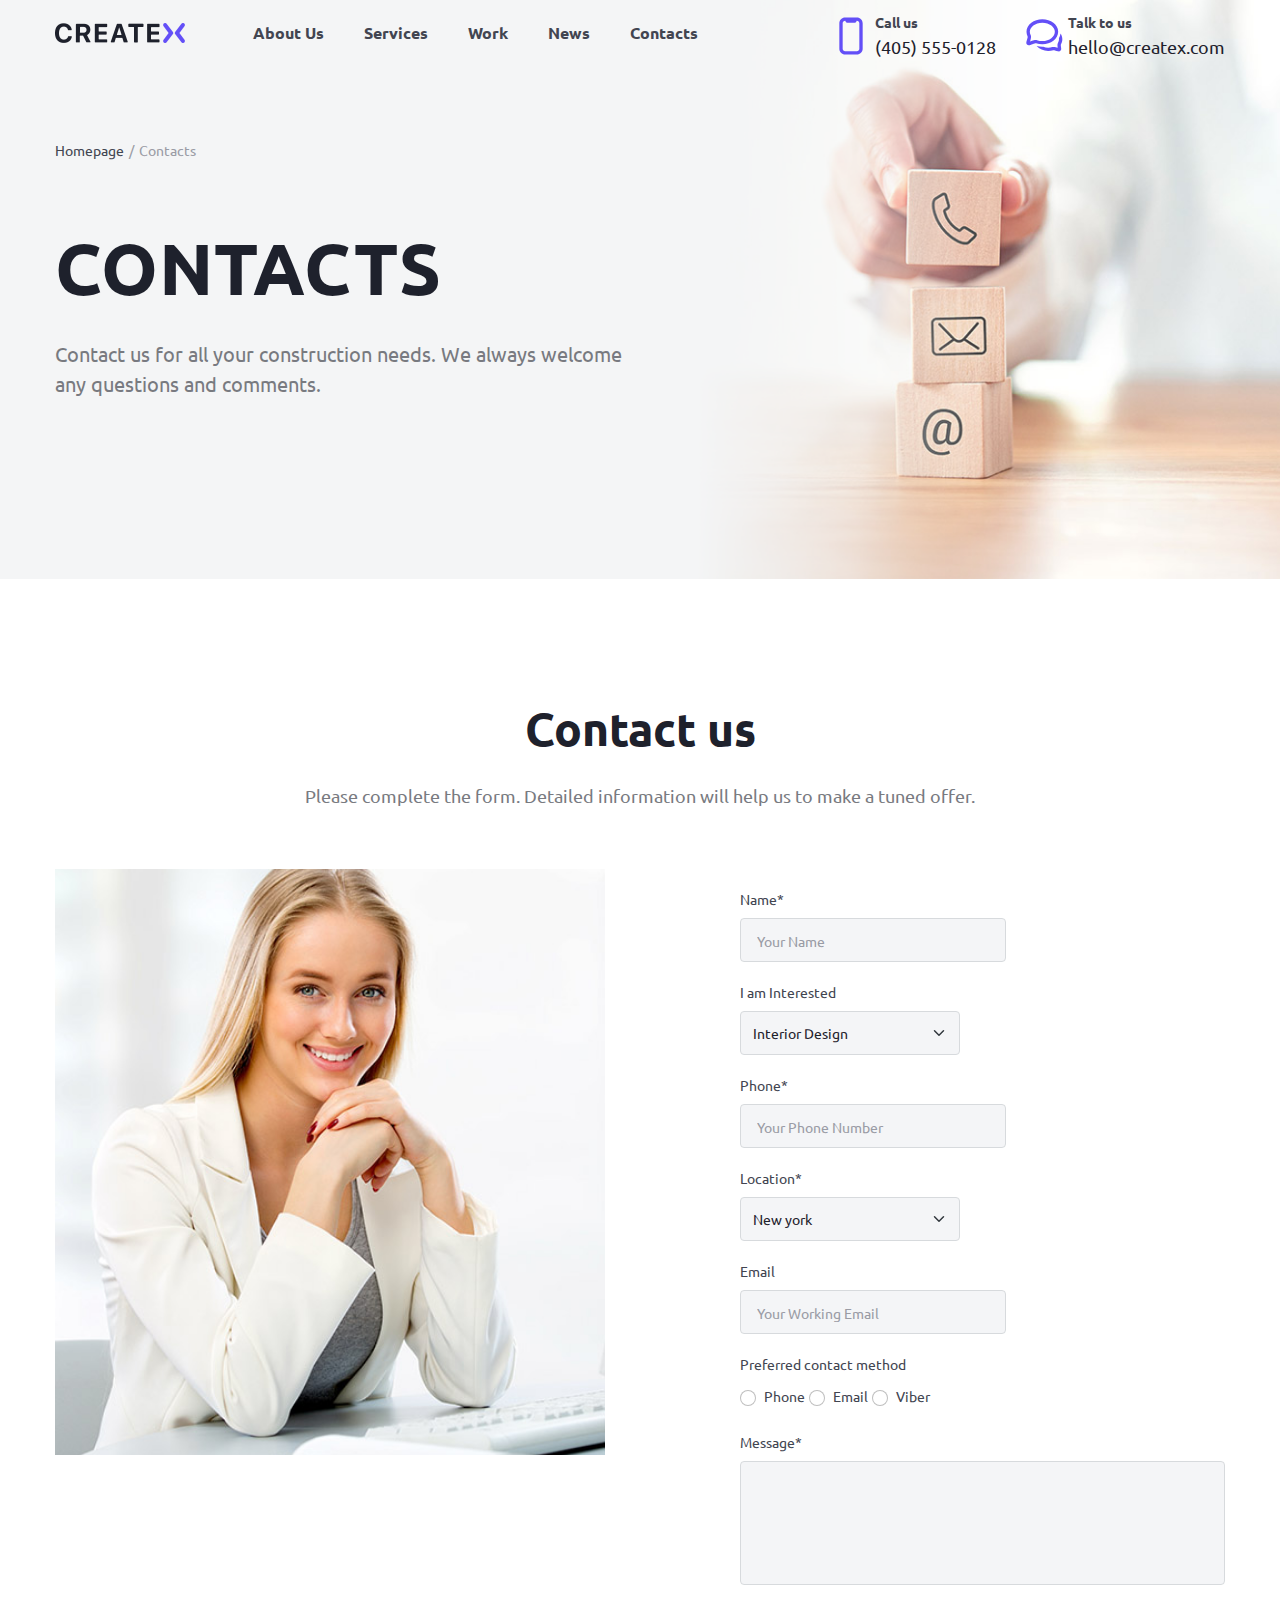
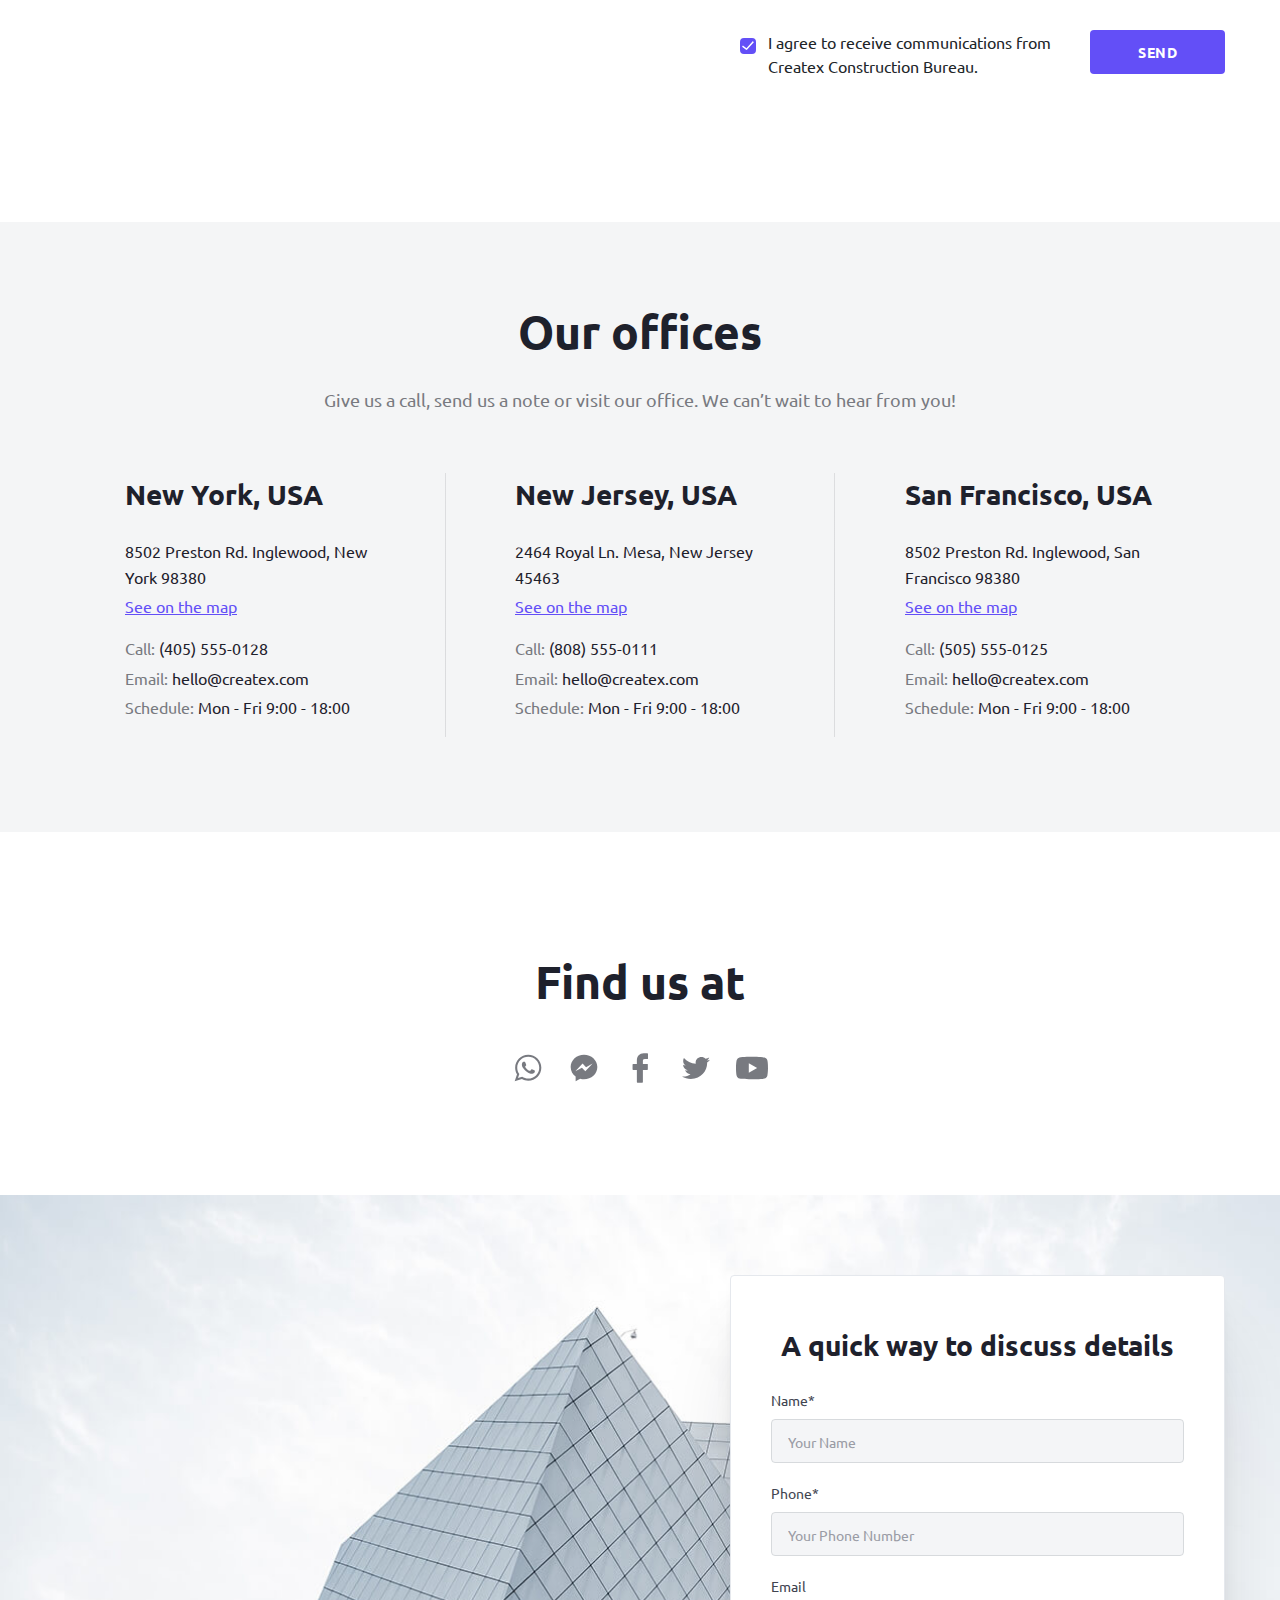
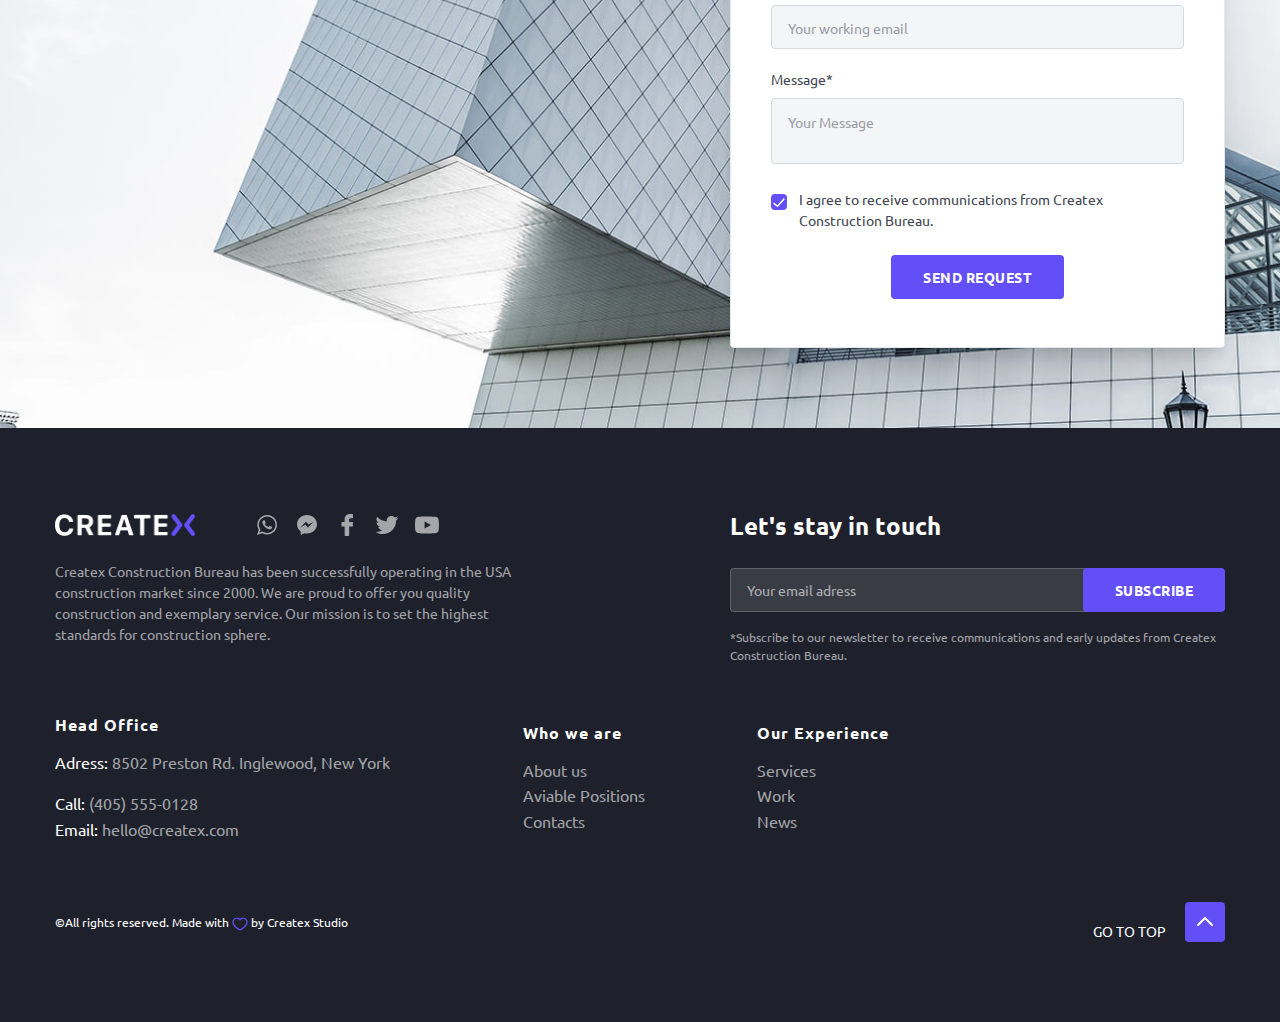
<file: contact.html>
<!DOCTYPE html>
<html lang="en">
  <head>
    <meta charset="UTF-8" />
    <meta http-equiv="X-UA-Compatible" content="IE=edge" />
    <meta name="viewport" content="width=device-width, initial-scale=1.0" />
    <title>Contacts | CreateX | Construction Bureau</title>
    <!-- Favicons -->
    <link
      rel="icon"
      type="image/png"
      sizes="32x32"
      href="./icons/favicon-32x32.png"
    />
    <link
      rel="icon"
      type="image/png"
      sizes="16x16"
      href="./icons/favicon-16x16.png"
    />
    <!-- Boostrap CSS -->
    <link rel="stylesheet" href="./plugins/boostrap/bootstrap.min.css" />
    <!-- Style CSS -->
    <link rel="stylesheet" href="./css/style.css" />
    <!-- Responsive CSS -->
    <link rel="stylesheet" href="./css/responsive.css" />
  </head>
  <body>
    <!-- Header Start -->
    <header class="header portfolio-header contact-header">
      <div class="custom-container">
        <nav class="navbar navbar-expand-lg">
          <a class="navbar-brand" href="./index.html">
            <img src="./images/logo.png" alt="CreateX - Construction Bureau" />
          </a>
          <button
            class="navbar-toggler"
            type="button"
            data-bs-toggle="offcanvas"
            data-bs-target="#offcanvasDarkNavbar"
            aria-controls="offcanvasDarkNavbar"
          >
            <span class="navbar-toggler-icon"></span>
          </button>
          <div
            class="offcanvas offcanvas-end"
            tabindex="-1"
            id="offcanvasDarkNavbar"
            aria-labelledby="offcanvasDarkNavbarLabel"
          >
            <div class="offcanvas-header">
              <h5 class="offcanvas-title" id="offcanvasDarkNavbarLabel">
                Menu
              </h5>
              <button
                type="button"
                class="btn-close btn-close-dark"
                data-bs-dismiss="offcanvas"
                aria-label="Close"
              ></button>
            </div>
            <div class="offcanvas-body">
              <ul class="navbar-nav flex-grow-1 pe-3">
                <li class="nav-item">
                  <a class="nav-link" href="./about.html">About Us</a>
                </li>
                <li class="nav-item">
                  <a class="nav-link" href="./services.html">Services</a>
                </li>
                <li class="nav-item">
                  <a class="nav-link" href="./portfolio.html">Work</a>
                </li>
                <li class="nav-item">
                  <a class="nav-link" href="./blog.html">News</a>
                </li>
                <li class="nav-item">
                  <a class="nav-link" href="./contact.html">Contacts</a>
                </li>
              </ul>
              <div class="right-header">
                <div class="rh-call">
                  <div class="rh-element-img">
                    <img src="./icons/phone.svg" alt="Call Us" />
                  </div>
                  <div class="rh-element-txt">
                    <p>Call us</p>
                    <a href="tel:+(405)-555-0128">(405) 555-0128</a>
                  </div>
                </div>
                <div class="rh-chat">
                  <div class="rh-element-img">
                    <img src="./icons/mail.svg" alt="Talk to us" />
                  </div>
                  <div class="rh-element-txt">
                    <p>Talk to us</p>
                    <a href="mailto:hello@createx.com">hello@createx.com</a>
                  </div>
                </div>
              </div>
            </div>
          </div>
        </nav>
        <div class="portfolio-heading">
          <ul class="breadcrumbs">
            <li><a href="./index.html">Homepage</a></li>
            <li>Contacts</li>
          </ul>
          <h1 class="portfolio-slider-title">CONTACTS</h1>
          <p class="portfolio-slider-text">
            Contact us for all your construction needs. We always welcome any
            questions and comments.
          </p>
        </div>
      </div>
    </header>
    <!-- Header End -->
    <!-- Main Sections Start -->
    <main class="main">
      <!-- Contact Section on Contact Page -->
      <section class="contactive">
        <div class="custom-container">
          <div class="contactive-wrapper">
            <h2 class="section-title">Contact us</h2>
            <p class="section-description">
              Please complete the form. Detailed information will help us to
              make a tuned offer.
            </p>
            <div class="contactive-box">
              <div class="contactive-single">
                <div class="contactive-img">
                  <img src="./images/contactive.png" alt="" />
                </div>
              </div>
              <div class="contactive-single">
                <div class="contactive-options">
                  <form action="#" class="contact-page-form">
                    <div class="selectable-group">
                      <div class="input_groups input_style">
                        <label for="contact-name">Name*</label>
                        <div>
                          <input
                            id="contact-name"
                            type="text"
                            placeholder="Your Name"
                            required
                            name=""
                            id=""
                          />
                        </div>
                      </div>
                      <div class="input_groups">
                        <label for="">I am Interested</label>
                        <select
                          class="form-select"
                          aria-label="Default select example"
                        >
                          <option value="0" selected>Interior Design</option>
                          <option value="1">Buildings</option>
                          <option value="2">Construction</option>
                          <option value="3">Home</option>
                        </select>
                      </div>
                    </div>
                    <div class="selectable-group">
                      <div class="input_groups input_style">
                        <label for="contact-phone">Phone*</label>
                        <div>
                          <input
                            type="tel"
                            required
                            name=""
                            id="contact-phone"
                            placeholder="Your Phone Number"
                          />
                        </div>
                      </div>
                      <div class="input_groups">
                        <label for="">Location*</label>
                        <select
                          class="form-select"
                          aria-label="Default select example"
                        >
                          <option value="0" selected>New york</option>
                          <option value="1">Los Angelos</option>
                          <option value="2">Chicago</option>
                          <option value="3">Washington</option>
                        </select>
                      </div>
                    </div>
                    <div class="selectable-group">
                      <div class="input_groups input_style">
                        <label for="contact-email">Email</label>
                        <div>
                          <input
                            type="text"
                            name=""
                            id="contact-email"
                            placeholder="Your Working Email"
                          />
                        </div>
                      </div>
                      <div class="input_groups radio_style">
                        <label for="">Preferred contact method</label>
                        <div class="form-check form-check-inline">
                          <input
                            class="form-check-input"
                            type="radio"
                            name="inlineRadioOptions"
                            id="inlineRadio1"
                            value="option1"
                          />
                          <label class="form-check-label" for="inlineRadio1"
                            >Phone</label
                          >
                        </div>
                        <div class="form-check form-check-inline">
                          <input
                            class="form-check-input"
                            type="radio"
                            name="inlineRadioOptions"
                            id="inlineRadio2"
                            value="option2"
                          />
                          <label class="form-check-label" for="inlineRadio2"
                            >Email</label
                          >
                        </div>
                        <div class="form-check form-check-inline">
                          <input
                            class="form-check-input"
                            type="radio"
                            name="inlineRadioOptions"
                            id="inlineRadio3"
                            value="option3"
                          />
                          <label class="form-check-label" for="inlineRadio3"
                            >Viber</label
                          >
                        </div>
                      </div>
                    </div>
                    <div class="input_groups input_style">
                      <label for="">Message*</label>
                      <div>
                        <textarea name="" id=""></textarea>
                      </div>
                    </div>
                    <div class="checkbox-rule-v2">
                      <label class="checkbox red">
                        <input checked type="checkbox" />
                        <span class="indicator"></span>
                        I agree to receive communications from Createx
                        Construction Bureau.
                      </label>
                      <button class="btn-solid btn btn-regular" type="submit">
                        SEND Request
                      </button>
                    </div>
                  </form>
                </div>
              </div>
            </div>
          </div>
        </div>
      </section>
      <!-- Values Start -->
      <section class="values our-offices">
        <div class="custom-container">
          <div class="values-wrapper">
            <h2 class="section-title">Our offices</h2>
            <p class="section-description">
              Give us a call, send us a note or visit our office. We can’t wait
              to hear from you!
            </p>
            <div class="core-values">
              <div class="core-values-items">
                <div class="core-values-single">
                  <h3 class="office-title text-md-start">New York, USA</h3>
                  <p class="office-desc text-md-start">
                    8502 Preston Rd. Inglewood, New York 98380
                  </p>
                  <div class="see-map text-md-start">
                    <a href="#">See on the map</a>
                  </div>
                  <ul class="our-offices-list list-unstyled text-md-start">
                    <li>
                      <span>Call:</span>
                      <a class="text-decoration-none" href="tel:+(405) 555-0128"
                        >(405) 555-0128</a
                      >
                    </li>
                    <li>
                      <span>Email:</span>
                      <a
                        class="text-decoration-none"
                        href="mailto:hello@createx.com"
                        >hello@createx.com</a
                      >
                    </li>
                    <li>
                      <span>Schedule:</span>
                      <p>Mon - Fri 9:00 - 18:00</p>
                    </li>
                  </ul>
                </div>
              </div>
              <div class="core-values-items">
                <div class="core-values-single">
                  <h3 class="office-title text-md-start">New Jersey, USA</h3>
                  <p class="office-desc text-md-start">
                    2464 Royal Ln. Mesa, New Jersey 45463
                  </p>
                  <div class="see-map text-md-start">
                    <a href="#">See on the map</a>
                  </div>
                  <ul class="our-offices-list list-unstyled text-md-start">
                    <li>
                      <span>Call:</span>
                      <a class="text-decoration-none" href="tel:+(405) 555-0128"
                        >(808) 555-0111</a
                      >
                    </li>
                    <li>
                      <span>Email:</span>
                      <a
                        class="text-decoration-none"
                        href="mailto:hello@createx.com"
                        >hello@createx.com</a
                      >
                    </li>
                    <li>
                      <span>Schedule:</span>
                      <p>Mon - Fri 9:00 - 18:00</p>
                    </li>
                  </ul>
                </div>
              </div>
              <div class="core-values-items">
                <div class="core-values-single text-md-start text-center">
                  <h3 class="office-title text-md-start">San Francisco, USA</h3>
                  <p class="office-desc text-md-start">
                    8502 Preston Rd. Inglewood, San Francisco 98380
                  </p>
                  <div class="see-map text-md-start">
                    <a href="#">See on the map</a>
                  </div>
                  <ul class="our-offices-list list-unstyled text-md-start">
                    <li>
                      <span>Call:</span>
                      <a class="text-decoration-none" href="tel:+(405) 555-0128"
                        >(505) 555-0125</a
                      >
                    </li>
                    <li>
                      <span>Email:</span>
                      <a
                        class="text-decoration-none"
                        href="mailto:hello@createx.com"
                        >hello@createx.com</a
                      >
                    </li>
                    <li>
                      <span>Schedule:</span>
                      <p>Mon - Fri 9:00 - 18:00</p>
                    </li>
                  </ul>
                </div>
              </div>
            </div>
          </div>
        </div>
      </section>
      <!-- Find us At -->
      <section class="find-us">
        <div class="custom-container">
          <h2 class="section-title">Find us at</h2>
          <div class="find-us-social-media">
            <ul class="list-unstyled find-us-social-media-list">
              <li>
                <a href="#">
                  <svg
                    width="32"
                    height="32"
                    viewBox="0 0 32 32"
                    fill="none"
                    xmlns="http://www.w3.org/2000/svg"
                  >
                    <path
                      d="M29.3346 15.6559C29.3346 22.8302 23.4742 28.6459 16.2437 28.6459C13.9483 28.6459 11.7918 28.0592 9.91567 27.0296L2.66797 29.3327L5.03093 22.3632C3.83893 20.4059 3.15241 18.1102 3.15241 15.6559C3.15241 8.48172 9.01345 2.66602 16.2437 2.66602C23.4748 2.66602 29.3346 8.48172 29.3346 15.6559ZM16.2437 4.73476C10.1743 4.73476 5.23745 9.63402 5.23745 15.6559C5.23745 18.0456 6.01641 20.2586 7.33404 22.0589L5.95893 26.1149L10.1886 24.7706C11.9263 25.9116 14.0081 26.5771 16.244 26.5771C22.3124 26.5771 27.2502 21.6785 27.2502 15.6565C27.2502 9.63461 22.3127 4.73476 16.2437 4.73476ZM22.8543 18.6476C22.7734 18.5152 22.5598 18.4352 22.2392 18.2761C21.918 18.117 20.34 17.3463 20.0466 17.2405C19.7524 17.1345 19.5379 17.0811 19.3243 17.3996C19.1106 17.7185 18.4955 18.4352 18.308 18.6476C18.1207 18.8607 17.9337 18.8873 17.6126 18.7279C17.292 18.5688 16.2582 18.2322 15.0324 17.1478C14.0786 16.3039 13.4345 15.2622 13.2472 14.9431C13.0603 14.6245 13.2277 14.4524 13.388 14.2939C13.5326 14.1511 13.7092 13.922 13.8695 13.7362C14.0303 13.5502 14.0837 13.4177 14.19 13.205C14.2976 12.9925 14.244 12.8068 14.1634 12.6471C14.0834 12.4879 13.441 10.9211 13.1737 10.2835C12.9065 9.64646 12.6395 9.75253 12.452 9.75253C12.265 9.75253 12.0508 9.72587 11.8369 9.72587C11.6229 9.72587 11.2751 9.80557 10.9809 10.1241C10.6869 10.4429 9.85819 11.2133 9.85819 12.7798C9.85819 14.3466 11.0075 15.8604 11.1684 16.0725C11.3287 16.2847 13.3877 19.6044 16.6499 20.8793C19.9124 22.1537 19.9124 21.7285 20.5009 21.6752C21.0887 21.6222 22.3989 20.9051 22.6674 20.162C22.934 19.4177 22.934 18.7804 22.8543 18.6476Z"
                      fill="#787A80"
                    />
                  </svg>
                </a>
              </li>
              <li>
                <a href="#">
                  <svg
                    width="32"
                    height="32"
                    viewBox="0 0 32 32"
                    fill="none"
                    xmlns="http://www.w3.org/2000/svg"
                  >
                    <path
                      d="M16.0013 2.66602C8.63797 2.66602 2.66797 8.19268 2.66797 15.011C2.66797 18.896 4.6063 22.361 7.6363 24.6243V29.3327L12.1763 26.841C13.388 27.176 14.6713 27.3577 16.0013 27.3577C23.3646 27.3577 29.3346 21.831 29.3346 15.0127C29.3346 8.19435 23.3646 2.66602 16.0013 2.66602ZM17.3263 19.291L13.9313 15.6693L7.3063 19.291L14.5946 11.5543L18.073 15.176L24.6146 11.5543L17.3263 19.291Z"
                      fill="#787A80"
                    />
                  </svg>
                </a>
              </li>
              <li>
                <a href="#">
                  <svg
                    width="32"
                    height="32"
                    viewBox="0 0 32 32"
                    fill="none"
                    xmlns="http://www.w3.org/2000/svg"
                  >
                    <path
                      d="M23.4158 1.34009L19.7128 1.33398C15.5526 1.33398 12.8641 4.16744 12.8641 8.55296V11.8814H9.14086C8.81913 11.8814 8.55859 12.1493 8.55859 12.4798V17.3023C8.55859 17.6328 8.81942 17.9004 9.14086 17.9004H12.8641V30.0692C12.8641 30.3997 13.1246 30.6673 13.4463 30.6673H18.3041C18.6258 30.6673 18.8863 30.3994 18.8863 30.0692V17.9004H23.2397C23.5614 17.9004 23.8219 17.6328 23.8219 17.3023L23.8237 12.4798C23.8237 12.3211 23.7622 12.1692 23.6532 12.0569C23.5442 11.9446 23.3956 11.8814 23.2411 11.8814H18.8863V9.05983C18.8863 7.70368 19.2009 7.01523 20.9207 7.01523L23.4152 7.01432C23.7367 7.01432 23.9972 6.74638 23.9972 6.41619V1.93821C23.9972 1.60833 23.737 1.3407 23.4158 1.34009Z"
                      fill="#787A80"
                    />
                  </svg>
                </a>
              </li>
              <li>
                <a href="#">
                  <svg
                    width="32"
                    height="32"
                    viewBox="0 0 32 32"
                    fill="none"
                    xmlns="http://www.w3.org/2000/svg"
                  >
                    <path
                      d="M30 7.69579C28.9694 8.13304 27.8637 8.42958 26.7019 8.56197C27.8881 7.88176 28.7962 6.80286 29.2266 5.52121C28.1138 6.15113 26.8855 6.60852 25.5768 6.85648C24.5287 5.78594 23.038 5.11914 21.3845 5.11914C18.2124 5.11914 15.6404 7.58189 15.6404 10.6176C15.6404 11.0482 15.6911 11.4687 15.7891 11.8708C11.016 11.6412 6.78357 9.45157 3.95085 6.12431C3.45568 6.9352 3.17399 7.88005 3.17399 8.88864C3.17399 10.7969 4.18881 12.4806 5.72854 13.4657C4.78719 13.4355 3.90185 13.1876 3.12677 12.7754V12.8441C3.12677 15.5079 5.10741 17.7311 7.73365 18.237C7.25248 18.361 6.74509 18.4297 6.22018 18.4297C5.84927 18.4297 5.49058 18.3945 5.13889 18.3275C5.87023 20.5138 7.99087 22.1037 10.5034 22.1473C8.53851 23.6216 6.06097 24.4978 3.36999 24.4978C2.90634 24.4978 2.44965 24.471 2 24.4224C4.54229 25.9855 7.56048 26.8969 10.8044 26.8969C21.3706 26.8969 27.1463 18.5168 27.1463 11.2492L27.1271 10.5372C28.2556 9.76651 29.2319 8.79818 30 7.69579Z"
                      fill="#787A80"
                    />
                  </svg>
                </a>
              </li>
              <li>
                <a href="#">
                  <svg
                    width="32"
                    height="32"
                    viewBox="0 0 32 32"
                    fill="none"
                    xmlns="http://www.w3.org/2000/svg"
                  >
                    <path
                      fill-rule="evenodd"
                      clip-rule="evenodd"
                      d="M28.5204 5.48608C29.891 5.85522 30.9718 6.93578 31.3407 8.30662C32.0262 10.8105 31.9999 16.0297 31.9999 16.0297C31.9999 16.0297 31.9999 21.2223 31.3409 23.7265C30.9718 25.0971 29.8912 26.1779 28.5204 26.5468C26.0162 27.2059 15.9999 27.2059 15.9999 27.2059C15.9999 27.2059 6.00974 27.2059 3.47948 26.5206C2.10863 26.1515 1.02807 25.0707 0.658933 23.7001C0 21.2223 0 16.0034 0 16.0034C0 16.0034 0 10.8105 0.658933 8.30662C1.02783 6.93602 2.135 5.82885 3.47923 5.45996C5.98337 4.80078 15.9997 4.80078 15.9997 4.80078C15.9997 4.80078 26.0162 4.80078 28.5204 5.48608ZM21.1397 16.0033L12.8104 20.8007V11.206L21.1397 16.0033Z"
                      fill="#787A80"
                    />
                  </svg>
                </a>
              </li>
            </ul>
          </div>
        </div>
      </section>
      <!-- Discuss Start -->
      <section class="discuss">
        <div class="custom-container">
          <div class="form-container">
            <div class="form-wrapper">
              <h3 class="form-title">A quick way to discuss details</h3>
              <form class="request-form" action="#">
                <label for="name-input">Name*</label>
                <input
                  id="name-input"
                  required
                  type="text"
                  placeholder="Your Name"
                />
                <label for="phone-input">Phone*</label>
                <input
                  id="phone-input"
                  required
                  type="tel"
                  name=""
                  id=""
                  placeholder="Your Phone Number"
                />
                <label for="email-input">Email</label>
                <input
                  id="email-input"
                  type="email"
                  name=""
                  id=""
                  placeholder="Your working email"
                />
                <label for="message-input">Message*</label>
                <textarea
                  id="message-input"
                  placeholder="Your Message"
                  required
                  name=""
                  id=""
                ></textarea>
                <div class="checkbox-rule">
                  <label class="checkbox red">
                    <input checked type="checkbox" />
                    <span class="indicator"></span>
                    I agree to receive communications from Createx Construction
                    Bureau.
                  </label>
                </div>
                <button class="btn-solid btn btn-regular" type="submit">
                  SEND Request
                </button>
              </form>
            </div>
          </div>
        </div>
      </section>
      <!-- Discuss End -->
    </main>
    <!-- Main Sections End -->
    <!-- Footer Start -->
    <footer class="footer">
      <div class="custom-container">
        <div class="top-footer">
          <div class="top-footer-left">
            <div class="top-footer-left-visual">
              <div class="logo">
                <a href="./index.html">
                  <img src="./images/logo1.png" alt="" />
                </a>
              </div>
              <div class="social-media-icons">
                <ul class="social-media-icons-list">
                  <li>
                    <a href="#" target="_blank">
                      <img src="./icons/whatsapp.svg" alt="" />
                    </a>
                  </li>
                  <li>
                    <a href="#" target="_blank">
                      <img src="./icons/messenger.svg" alt="" />
                    </a>
                  </li>
                  <li>
                    <a href="#" target="_blank">
                      <img src="./icons/facebook.svg" alt="" />
                    </a>
                  </li>
                  <li>
                    <a href="#" target="_blank">
                      <img src="./icons/twitter.svg" alt="" />
                    </a>
                  </li>
                  <li>
                    <a href="#" target="_blank">
                      <img src="./icons/youtube.svg" alt="" />
                    </a>
                  </li>
                </ul>
              </div>
            </div>
            <div class="top-footer-left-txt">
              <p>
                Createx Construction Bureau has been successfully operating
                in the USA construction market since 2000. We are proud to offer
                you quality construction and exemplary service. Our mission is
                to set the highest standards for construction sphere.
              </p>
            </div>
          </div>
          <div class="top-footer-right">
            <div class="subscribe-form">
              <form class="form-element" action="#">
                <label for="subscribe-me">Let's stay in touch</label>
                <input
                  type="email"
                  name=""
                  id="subscribe-me"
                  placeholder="Your email adress"
                />
                <button class="btn btn-solid btn-regular" type="submit">
                  Subscribe
                </button>
                <small
                  >*Subscribe to our newsletter to receive communications and
                  early updates from Createx Construction Bureau.</small
                >
              </form>
            </div>
          </div>
        </div>
        <div class="middle-footer">
          <div class="middle-footer-item">
            <p class="middle-footer-item-title">Head Office</p>
            <ul class="middle-footer-item-list">
              <li>
                <span>Adress:</span>
                <address>8502 Preston Rd. Inglewood, New York</address>
              </li>
              <li>
                <span>Call:</span>
                <a href="tel:+(405) 555-0128">(405) 555-0128</a>
              </li>
              <li>
                <span>Email:</span>
                <a href="mailto:hello@createx.com">hello@createx.com</a>
              </li>
            </ul>
          </div>
          <div class="middle-footer-item middle-nav">
            <div class="middle-footer-nav">
              <p class="middle-footer-item-title">Who we are</p>
              <ul class="middle-footer-item-list">
                <li><a href="./about.html">About us</a></li>
                <li><a href="./positions.html">Aviable Positions</a></li>
                <li><a href="./contact.html">Contacts</a></li>
              </ul>
            </div>
            <div class="middle-footer-nav">
              <p class="middle-footer-item-title">Our Experience</p>
              <ul class="middle-footer-item-list">
                <li><a href="./services.html">Services</a></li>
                <li><a href="./work.html">Work</a></li>
                <li><a href="./blog.html">News</a></li>
              </ul>
            </div>
          </div>
        </div>
        <div class="bottom-footer">
          <p class="copyright">
            &copy;All rights reserved. Made with
            <img src="./icons/heart.svg" alt="Heart Icon" /> by Createx Studio
          </p>
          <div class="go-to-up">
            <a href="#" data-target="html"
              >GO TO TOP
              <img src="./icons/up-btn.svg" alt="Go To Up" />
            </a>
          </div>
        </div>
      </div>
    </footer>
    <!-- Footer End -->
    <!-- Boostrap JS -->
    <script src="./plugins/boostrap/bootstrap.bundle.min.js"></script>
  </body>
</html>
</file>
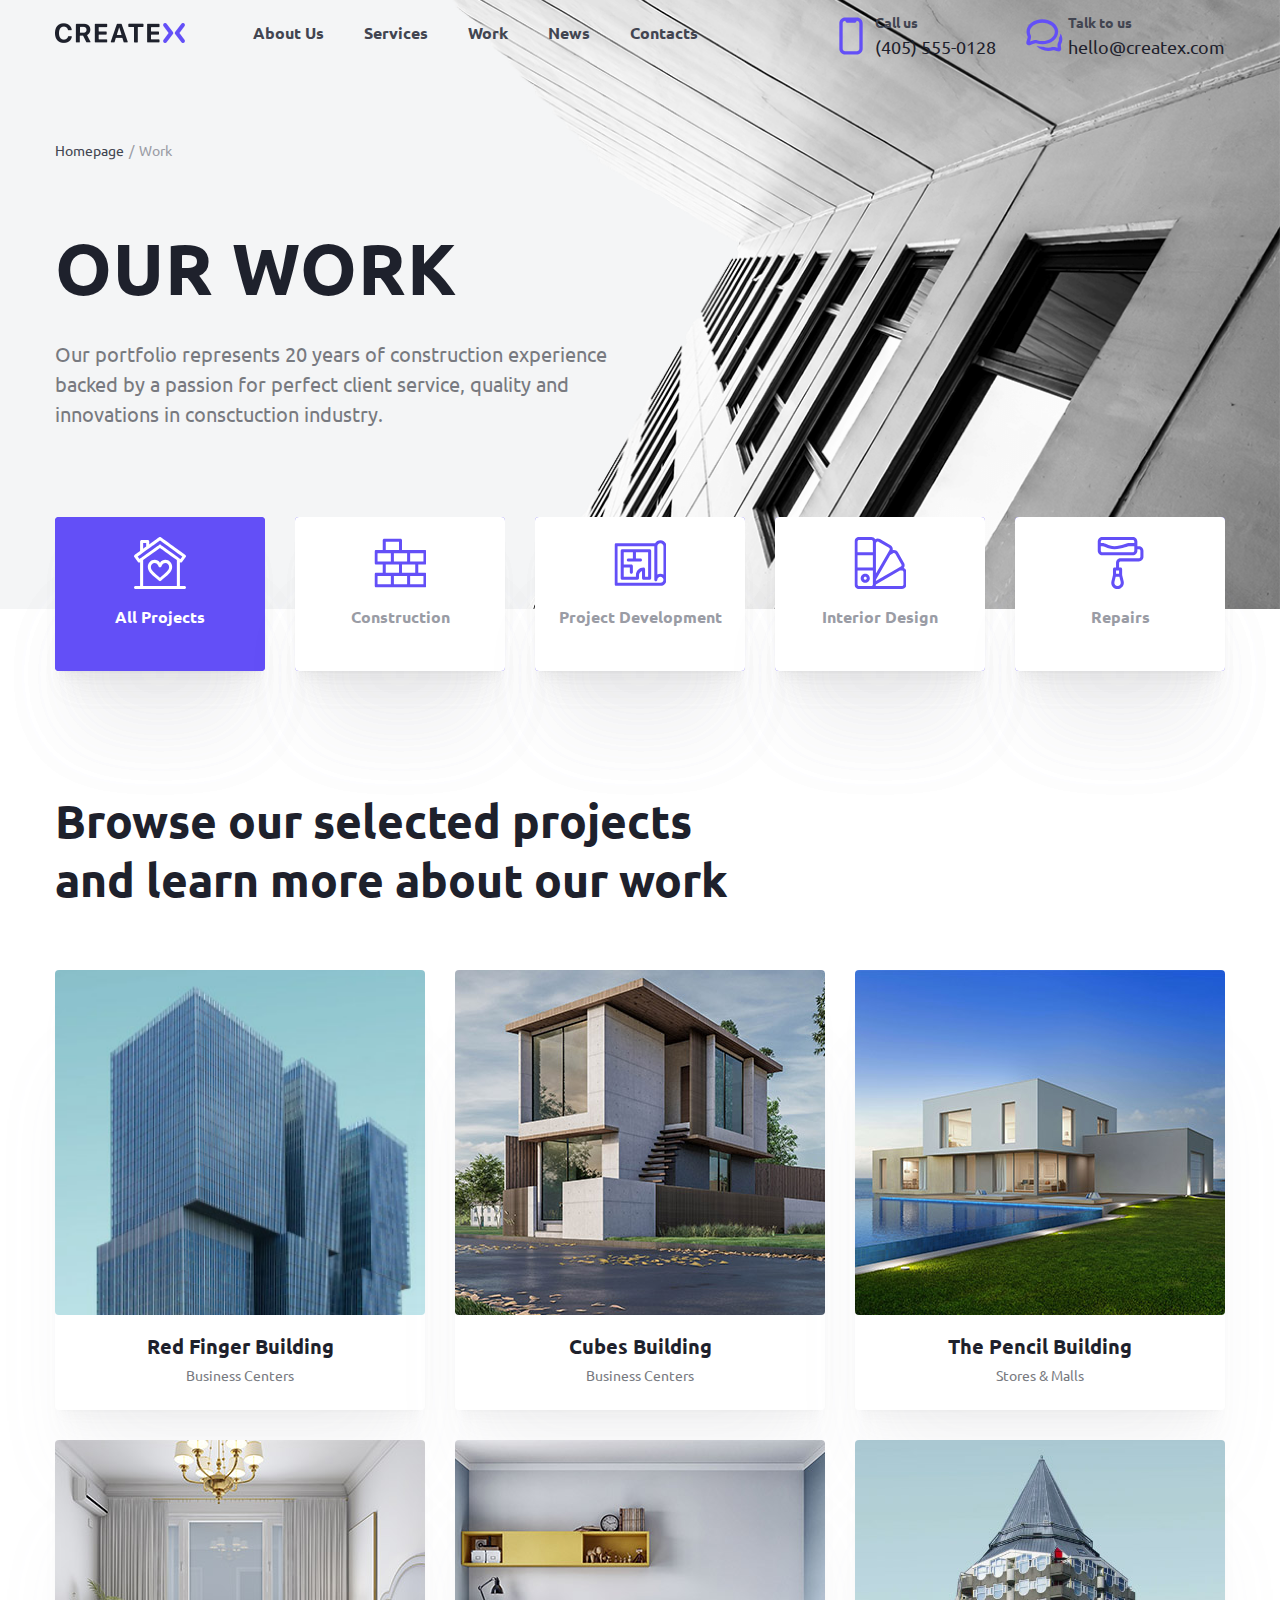
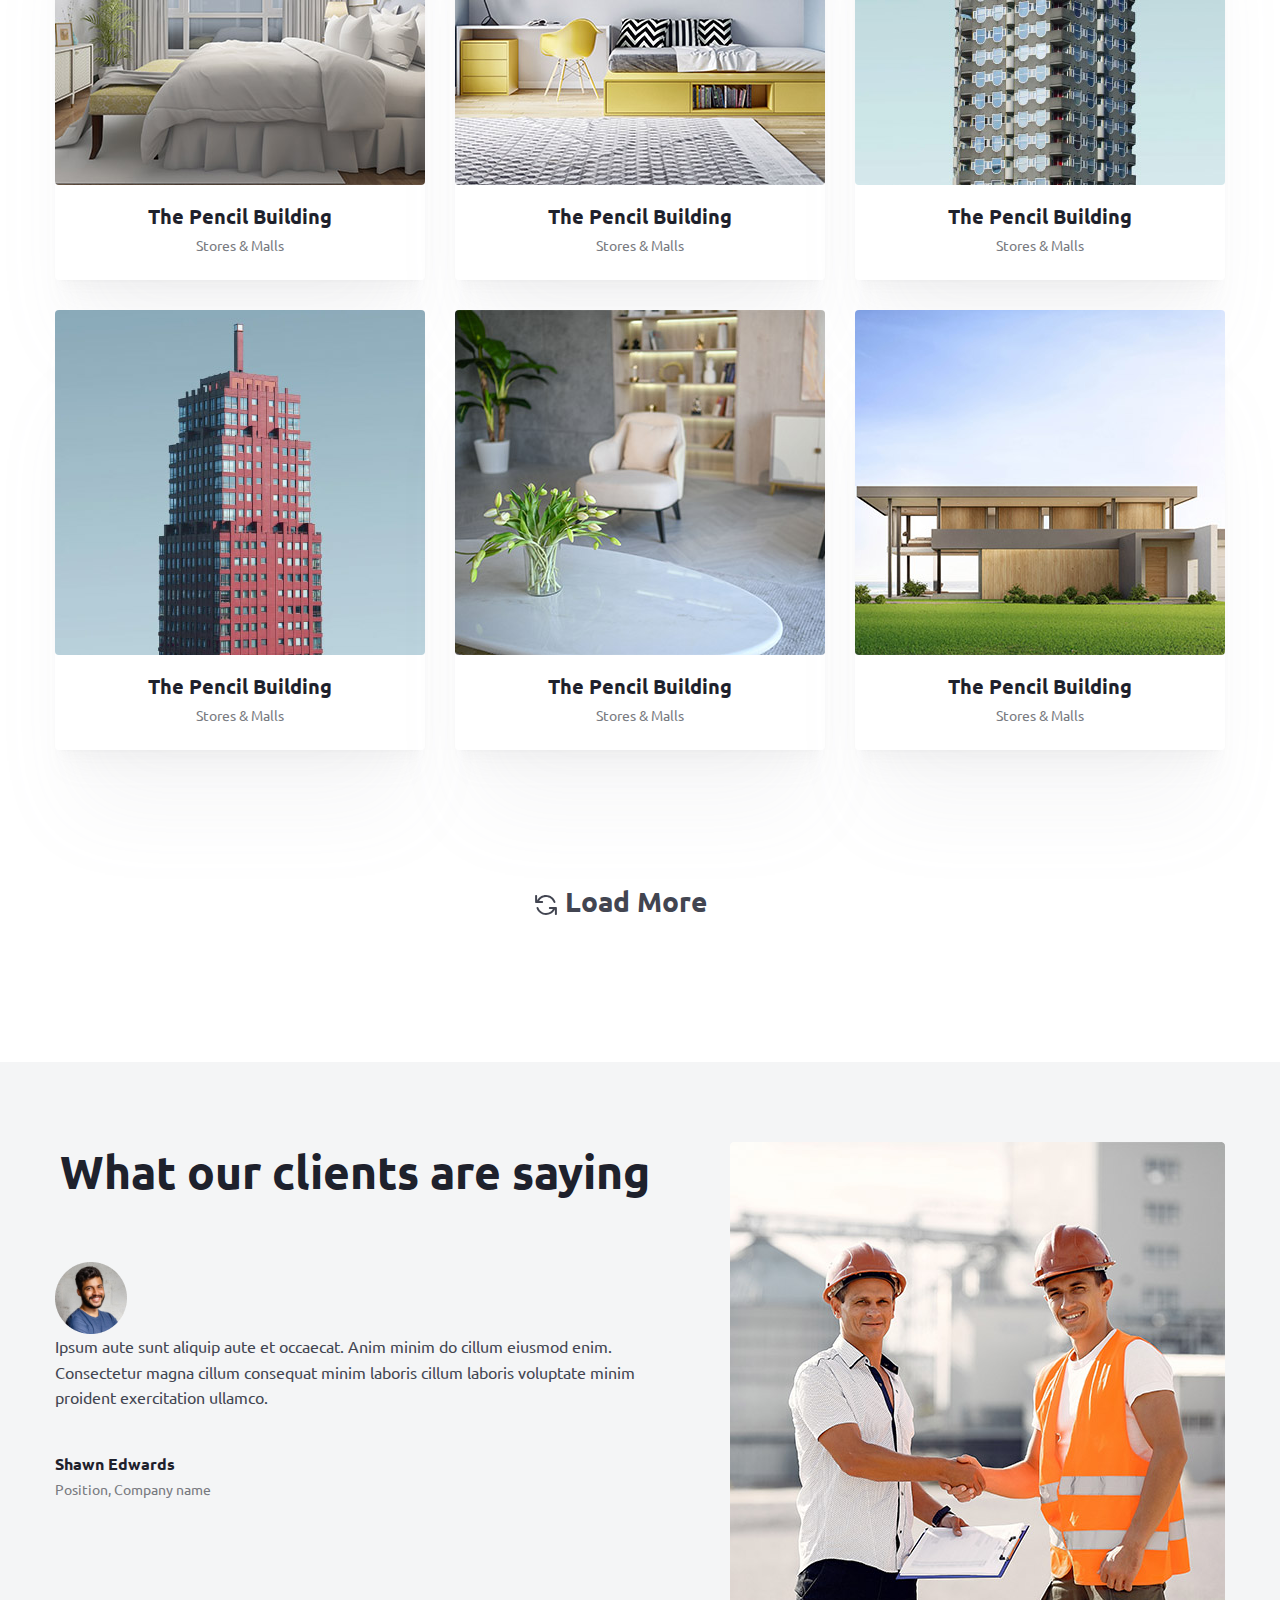
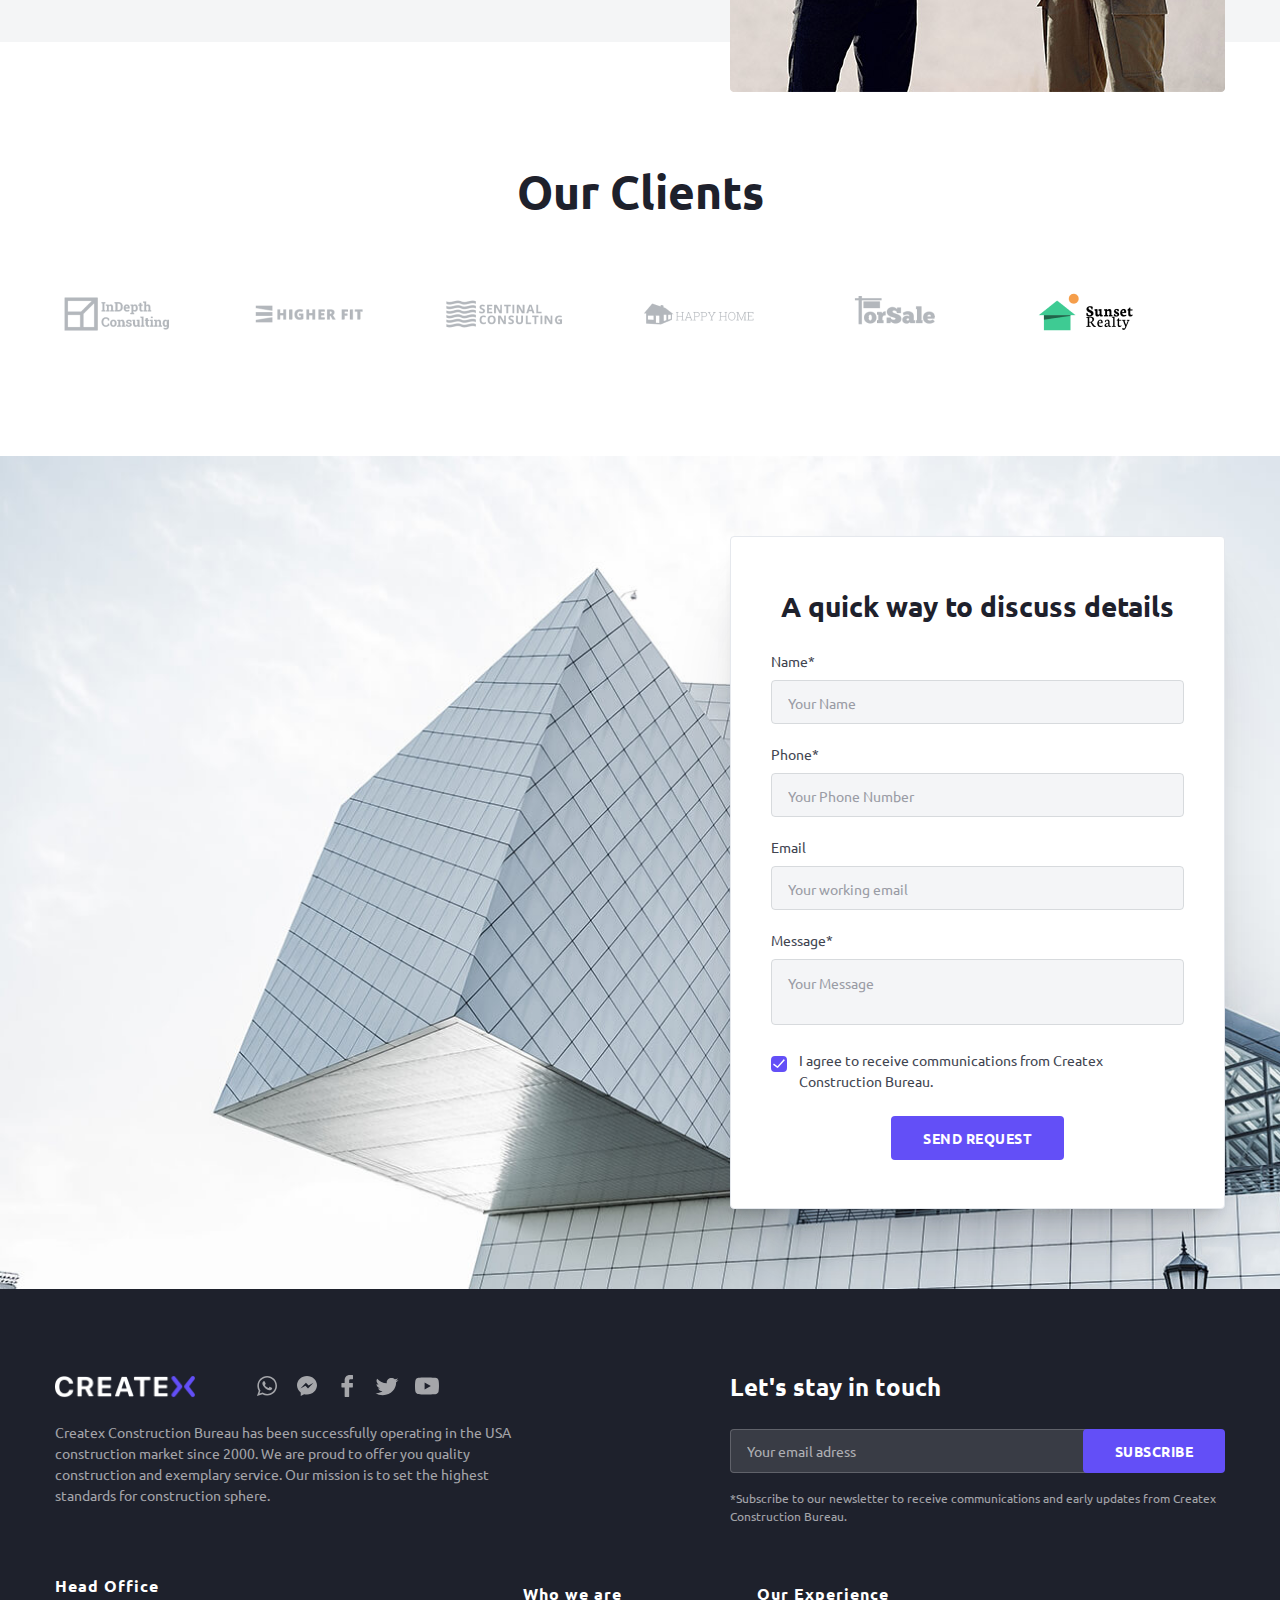
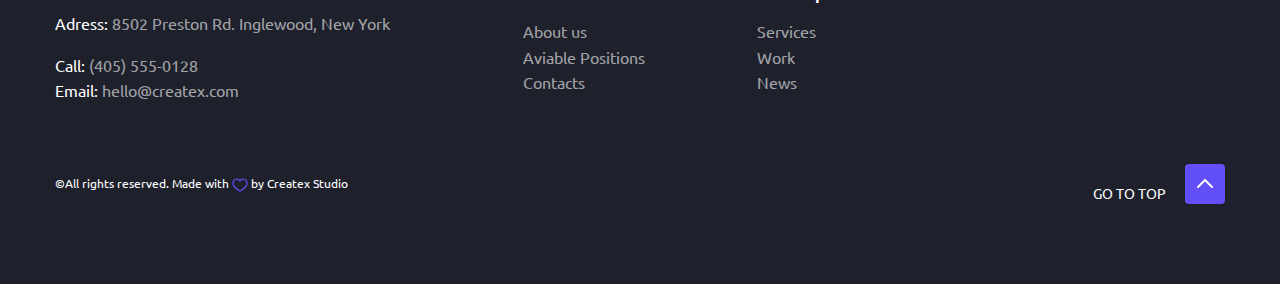
<file: portfolio.html>
<!DOCTYPE html>
<html lang="en">
  <head>
    <meta charset="UTF-8" />
    <meta http-equiv="X-UA-Compatible" content="IE=edge" />
    <meta name="viewport" content="width=device-width, initial-scale=1.0" />
    <title>Portfolio | CreateX | Construction Bureau</title>
    <!-- Favicons -->
    <link
      rel="icon"
      type="image/png"
      sizes="32x32"
      href="./icons/favicon-32x32.png"
    />
    <link
      rel="icon"
      type="image/png"
      sizes="16x16"
      href="./icons/favicon-16x16.png"
    />
    <!-- Boostrap CSS -->
    <link rel="stylesheet" href="./plugins/boostrap/bootstrap.min.css" />
    <!-- Style CSS -->
    <link rel="stylesheet" href="./css/style.css" />
    <!-- Responsive CSS -->
    <link rel="stylesheet" href="./css/responsive.css" />
  </head>
  <body>
    <!-- Header Start -->
    <header class="header portfolio-header">
      <div class="custom-container">
        <nav class="navbar navbar-expand-lg">
          <a class="navbar-brand" href="./index.html">
            <img src="./images/logo.png" alt="CreateX - Construction Bureau" />
          </a>
          <button
            class="navbar-toggler"
            type="button"
            data-bs-toggle="offcanvas"
            data-bs-target="#offcanvasDarkNavbar"
            aria-controls="offcanvasDarkNavbar"
          >
            <span class="navbar-toggler-icon"></span>
          </button>
          <div
            class="offcanvas offcanvas-end"
            tabindex="-1"
            id="offcanvasDarkNavbar"
            aria-labelledby="offcanvasDarkNavbarLabel"
          >
            <div class="offcanvas-header">
              <h5 class="offcanvas-title" id="offcanvasDarkNavbarLabel">
                Menu
              </h5>
              <button
                type="button"
                class="btn-close btn-close-dark"
                data-bs-dismiss="offcanvas"
                aria-label="Close"
              ></button>
            </div>
            <div class="offcanvas-body">
              <ul class="navbar-nav flex-grow-1 pe-3">
                <li class="nav-item">
                  <a class="nav-link" href="./about.html">About Us</a>
                </li>
                <li class="nav-item">
                  <a class="nav-link" href="./services.html">Services</a>
                </li>
                <li class="nav-item">
                  <a class="nav-link" href="./portfolio.html">Work</a>
                </li>
                <li class="nav-item">
                  <a class="nav-link" href="./blog.html">News</a>
                </li>
                <li class="nav-item">
                  <a class="nav-link" href="./contact.html">Contacts</a>
                </li>
              </ul>
              <div class="right-header">
                <div class="rh-call">
                  <div class="rh-element-img">
                    <img src="./icons/phone.svg" alt="Call Us" />
                  </div>
                  <div class="rh-element-txt">
                    <p>Call us</p>
                    <a href="tel:+(405)-555-0128">(405) 555-0128</a>
                  </div>
                </div>
                <div class="rh-chat">
                  <div class="rh-element-img">
                    <img src="./icons/mail.svg" alt="Talk to us" />
                  </div>
                  <div class="rh-element-txt">
                    <p>Talk to us</p>
                    <a href="mailto:hello@createx.com">hello@createx.com</a>
                  </div>
                </div>
              </div>
            </div>
          </div>
        </nav>
        <div class="portfolio-heading">
          <ul class="breadcrumbs">
            <li><a href="./index.html">Homepage</a></li>
            <li>Work</li>
          </ul>
          <h1 class="portfolio-slider-title">OUR WORK</h1>
          <p class="portfolio-slider-text">
            Our portfolio represents 20 years of construction experience backed
            by a passion for perfect client service, quality and innovations in
            consctuction industry.
          </p>
        </div>
      </div>
    </header>
    <!-- Header End -->
    <!-- Main Sections Start -->
    <main class="main">
      <!-- Our Services Start -->
      <section class="our-services portfolio-our-services">
        <div class="custom-container">
          <div class="our-services-wrapper">
            <div class="our-services-elements">
              <div
                class="our-service-single-box portfolio-our-service-single-box"
              >
                <a class="text-decoration-none" href="./services.html">
                  <div class="our-services-box">
                    <div
                      class="our-service-single portfolio-our-service-single active"
                    >
                      <div class="our-service-img">
                        <img src="./icons/ic-house.svg" alt="" />
                      </div>
                      <h4
                        class="our-service-heading portfolio-our-service-heading active-heading"
                      >
                        All Projects
                      </h4>
                    </div>
                  </div>
                </a>
              </div>
              <div
                class="our-service-single-box portfolio-our-service-single-box"
              >
                <a class="text-decoration-none" href="./services.html">
                  <div class="our-services-box">
                    <div
                      class="our-service-single portfolio-our-service-single"
                    >
                      <div class="our-service-img service-1">
                        <img src="./icons/ic-construction.svg" alt="" />
                      </div>
                      <h4
                        class="our-service-heading portfolio-our-service-heading"
                      >
                        Construction
                      </h4>
                    </div>
                  </div>
                </a>
              </div>
              <div
                class="our-service-single-box portfolio-our-service-single-box"
              >
                <a class="text-decoration-none" href="./services.html">
                  <div class="our-services-box">
                    <div
                      class="our-service-single portfolio-our-service-single"
                    >
                      <div class="our-service-img service-2">
                        <img src="./icons/ic-plan.svg" alt="" />
                      </div>
                      <h4
                        class="our-service-heading portfolio-our-service-heading"
                      >
                        Project Development
                      </h4>
                    </div>
                  </div>
                </a>
              </div>
              <div
                class="our-service-single-box portfolio-our-service-single-box"
              >
                <a class="text-decoration-none" href="./services.html">
                  <div class="our-services-box">
                    <div
                      class="our-service-single portfolio-our-service-single"
                    >
                      <div class="our-service-img service-3">
                        <img src="./icons/ic-pantone.svg" alt="" />
                      </div>
                      <h4
                        class="our-service-heading portfolio-our-service-heading"
                      >
                        Interior Design
                      </h4>
                    </div>
                  </div>
                </a>
              </div>
              <div
                class="our-service-single-box portfolio-our-service-single-box"
              >
                <a class="text-decoration-none" href="./services.html">
                  <div class="our-services-box">
                    <div
                      class="our-service-single portfolio-our-service-single"
                    >
                      <div class="our-service-img service-4">
                        <img src="./icons/ic-painting.svg" alt="" />
                      </div>
                      <h4
                        class="our-service-heading portfolio-our-service-heading"
                      >
                        Repairs
                      </h4>
                    </div>
                  </div>
                </a>
              </div>
            </div>
          </div>
        </div>
      </section>
      <!-- Our Services End -->
      <!-- Portfolio Start -->
      <section class="portfolio">
        <div class="custom-container">
          <div class="portfolio-wrapper">
            <h2 class="section-title portfolio-title">
              Browse our selected projects and learn more about our work
            </h2>
            <div class="portfolio-box">
              <div class="portfolio-box-item portfolio-page-box-item">
                <div class="portfolio-single">
                  <div class="portfolio-img">
                    <img src="./images/building2.png" alt="" />
                  </div>
                  <div class="portfolio-content">
                    <h4 class="portfolio-item-title">Red Finger Building</h4>
                    <p class="portfolio-item-description">Business Centers</p>
                  </div>
                  <div class="portfolio-view-link">
                    <a
                      class="btn btn-outline btn-regular"
                      href="./portfolio.html"
                      >View Project</a
                    >
                  </div>
                </div>
              </div>
              <div class="portfolio-box-item portfolio-page-box-item">
                <div class="portfolio-single">
                  <div class="portfolio-img">
                    <img src="./images/building4.png" alt="" />
                  </div>
                  <div class="portfolio-content">
                    <h4 class="portfolio-item-title">Cubes Building</h4>
                    <p class="portfolio-item-description">Business Centers</p>
                  </div>
                  <div class="portfolio-view-link">
                    <a
                      class="btn btn-outline btn-regular"
                      href="./portfolio.html"
                      >View Project</a
                    >
                  </div>
                </div>
              </div>
              <div class="portfolio-box-item portfolio-page-box-item">
                <div class="portfolio-single">
                  <div class="portfolio-img">
                    <img src="./images/building5.png" alt="" />
                  </div>
                  <div class="portfolio-content">
                    <h4 class="portfolio-item-title">The Pencil Building</h4>
                    <p class="portfolio-item-description">Stores & Malls</p>
                  </div>
                  <div class="portfolio-view-link">
                    <a
                      class="btn btn-outline btn-regular"
                      href="./portfolio.html"
                      >View Project</a
                    >
                  </div>
                </div>
              </div>
              <div class="portfolio-box-item portfolio-page-box-item">
                <div class="portfolio-single">
                  <div class="portfolio-img">
                    <img src="./images/building6.png" alt="" />
                  </div>
                  <div class="portfolio-content">
                    <h4 class="portfolio-item-title">The Pencil Building</h4>
                    <p class="portfolio-item-description">Stores & Malls</p>
                  </div>
                  <div class="portfolio-view-link">
                    <a
                      class="btn btn-outline btn-regular"
                      href="./portfolio.html"
                      >View Project</a
                    >
                  </div>
                </div>
              </div>
              <div class="portfolio-box-item portfolio-page-box-item">
                <div class="portfolio-single">
                  <div class="portfolio-img">
                    <img src="./images/building7.png" alt="" />
                  </div>
                  <div class="portfolio-content">
                    <h4 class="portfolio-item-title">The Pencil Building</h4>
                    <p class="portfolio-item-description">Stores & Malls</p>
                  </div>
                  <div class="portfolio-view-link">
                    <a
                      class="btn btn-outline btn-regular"
                      href="./portfolio.html"
                      >View Project</a
                    >
                  </div>
                </div>
              </div>
              <div class="portfolio-box-item portfolio-page-box-item">
                <div class="portfolio-single">
                  <div class="portfolio-img">
                    <img src="./images/building3.png" alt="" />
                  </div>
                  <div class="portfolio-content">
                    <h4 class="portfolio-item-title">The Pencil Building</h4>
                    <p class="portfolio-item-description">Stores & Malls</p>
                  </div>
                  <div class="portfolio-view-link">
                    <a
                      class="btn btn-outline btn-regular"
                      href="./portfolio.html"
                      >View Project</a
                    >
                  </div>
                </div>
              </div>
              <div class="portfolio-box-item portfolio-page-box-item">
                <div class="portfolio-single">
                  <div class="portfolio-img">
                    <img src="./images/building1.png" alt="" />
                  </div>
                  <div class="portfolio-content">
                    <h4 class="portfolio-item-title">The Pencil Building</h4>
                    <p class="portfolio-item-description">Stores & Malls</p>
                  </div>
                  <div class="portfolio-view-link">
                    <a
                      class="btn btn-outline btn-regular"
                      href="./portfolio.html"
                      >View Project</a
                    >
                  </div>
                </div>
              </div>
              <div class="portfolio-box-item portfolio-page-box-item">
                <div class="portfolio-single">
                  <div class="portfolio-img">
                    <img src="./images/building8.png" alt="" />
                  </div>
                  <div class="portfolio-content">
                    <h4 class="portfolio-item-title">The Pencil Building</h4>
                    <p class="portfolio-item-description">Stores & Malls</p>
                  </div>
                  <div class="portfolio-view-link">
                    <a
                      class="btn btn-outline btn-regular"
                      href="./portfolio.html"
                      >View Project</a
                    >
                  </div>
                </div>
              </div>
              <div class="portfolio-box-item portfolio-page-box-item">
                <div class="portfolio-single">
                  <div class="portfolio-img">
                    <img src="./images/building9.png" alt="" />
                  </div>
                  <div class="portfolio-content">
                    <h4 class="portfolio-item-title">The Pencil Building</h4>
                    <p class="portfolio-item-description">Stores & Malls</p>
                  </div>
                  <div class="portfolio-view-link">
                    <a
                      class="btn btn-outline btn-regular"
                      href="./portfolio.html"
                      >View Project</a
                    >
                  </div>
                </div>
              </div>
            </div>
            <div class="learn-more-view portfolio-page-view">
              <h3 class="learn-more-view-title portfolio-page-title">
                <a href="#">
                  <img src="./icons/load-more.svg" alt="" />
                  Load More
                </a>
              </h3>
            </div>
          </div>
        </div>
      </section>
      <!-- Portfolio end -->
      <!-- Partners Start -->
      <section class="partners">
        <div class="custom-container">
          <div class="opinion-wrapper">
            <div class="opinion-txt">
              <h2 class="section-title">What our clients are saying</h2>
              <div class="opinion-detail">
                <div class="profile-img">
                  <img src="./images/profile-image.png" alt="" />
                </div>
                <div class="profile-txt">
                  <p>
                    Ipsum aute sunt aliquip aute et occaecat. Anim minim do
                    cillum eiusmod enim. Consectetur magna cillum consequat
                    minim laboris cillum laboris voluptate minim proident
                    exercitation ullamco.
                  </p>
                  <h4>Shawn Edwards</h4>
                  <small>Position, Company name</small>
                </div>
              </div>
            </div>
            <div class="opinion-img">
              <img src="./images/opinion.png" alt="" />
            </div>
          </div>
        </div>
      </section>
      <!-- Partners End -->
      <section class="portfolio-clients">
        <div class="custom-container">
          <div class="partners-wrapper portfolio-page-partners-wrapper">
            <h2 class="section-title">Our Clients</h2>
            <div class="partners-box portfolio-partners-box">
              <div class="partners-box-item">
                <div class="partners-box-img">
                  <img src="./images/client-logo1.png" alt="" />
                </div>
              </div>
              <div class="partners-box-item">
                <div class="partners-box-img">
                  <img src="./images/client-logo2.png" alt="" />
                </div>
              </div>
              <div class="partners-box-item">
                <div class="partners-box-img">
                  <img src="./images/client-logo3.png" alt="" />
                </div>
              </div>
              <div class="partners-box-item">
                <div class="partners-box-img">
                  <img src="./images/client-logo4.png" alt="" />
                </div>
              </div>
              <div class="partners-box-item">
                <div class="partners-box-img">
                  <img src="./images/client-logo5.png" alt="" />
                </div>
              </div>
              <div class="partners-box-item">
                <div class="partners-box-img">
                  <img src="./images/client-logo6.png" alt="" />
                </div>
              </div>
            </div>
          </div>
        </div>
      </section>
      <!-- Discuss Start -->
      <section class="discuss">
        <div class="custom-container">
          <div class="form-container">
            <div class="form-wrapper">
              <h3 class="form-title">A quick way to discuss details</h3>
              <form class="request-form" action="#">
                <label for="name-input">Name*</label>
                <input
                  id="name-input"
                  required
                  type="text"
                  placeholder="Your Name"
                />
                <label for="phone-input">Phone*</label>
                <input
                  id="phone-input"
                  required
                  type="tel"
                  name=""
                  id=""
                  placeholder="Your Phone Number"
                />
                <label for="email-input">Email</label>
                <input
                  id="email-input"
                  type="email"
                  name=""
                  id=""
                  placeholder="Your working email"
                />
                <label for="message-input">Message*</label>
                <textarea
                  id="message-input"
                  placeholder="Your Message"
                  required
                  name=""
                  id=""
                ></textarea>
                <div class="checkbox-rule">
                  <label class="checkbox red">
                    <input checked type="checkbox" />
                    <span class="indicator"></span>
                    I agree to receive communications from Createx Construction
                    Bureau.
                  </label>
                </div>
                <button class="btn-solid btn btn-regular" type="submit">
                  SEND Request
                </button>
              </form>
            </div>
          </div>
        </div>
      </section>
      <!-- Discuss End -->
    </main>
    <!-- Main Sections End -->
    <!-- Footer Start -->
    <footer class="footer">
      <div class="custom-container">
        <div class="top-footer">
          <div class="top-footer-left">
            <div class="top-footer-left-visual">
              <div class="logo">
                <a href="./index.html">
                  <img src="./images/logo1.png" alt="" />
                </a>
              </div>
              <div class="social-media-icons">
                <ul class="social-media-icons-list">
                  <li>
                    <a href="#" target="_blank">
                      <img src="./icons/whatsapp.svg" alt="" />
                    </a>
                  </li>
                  <li>
                    <a href="#" target="_blank">
                      <img src="./icons/messenger.svg" alt="" />
                    </a>
                  </li>
                  <li>
                    <a href="#" target="_blank">
                      <img src="./icons/facebook.svg" alt="" />
                    </a>
                  </li>
                  <li>
                    <a href="#" target="_blank">
                      <img src="./icons/twitter.svg" alt="" />
                    </a>
                  </li>
                  <li>
                    <a href="#" target="_blank">
                      <img src="./icons/youtube.svg" alt="" />
                    </a>
                  </li>
                </ul>
              </div>
            </div>
            <div class="top-footer-left-txt">
              <p>
                Createx Construction Bureau has been successfully operating
                in the USA construction market since 2000. We are proud to offer
                you quality construction and exemplary service. Our mission is
                to set the highest standards for construction sphere.
              </p>
            </div>
          </div>
          <div class="top-footer-right">
            <div class="subscribe-form">
              <form class="form-element" action="#">
                <label for="subscribe-me">Let's stay in touch</label>
                <input
                  type="email"
                  name=""
                  id="subscribe-me"
                  placeholder="Your email adress"
                />
                <button class="btn btn-solid btn-regular" type="submit">
                  Subscribe
                </button>
                <small
                  >*Subscribe to our newsletter to receive communications and
                  early updates from Createx Construction Bureau.</small
                >
              </form>
            </div>
          </div>
        </div>
        <div class="middle-footer">
          <div class="middle-footer-item">
            <p class="middle-footer-item-title">Head Office</p>
            <ul class="middle-footer-item-list">
              <li>
                <span>Adress:</span>
                <address>8502 Preston Rd. Inglewood, New York</address>
              </li>
              <li>
                <span>Call:</span>
                <a href="tel:+(405) 555-0128">(405) 555-0128</a>
              </li>
              <li>
                <span>Email:</span>
                <a href="mailto:hello@createx.com">hello@createx.com</a>
              </li>
            </ul>
          </div>
          <div class="middle-footer-item middle-nav">
            <div class="middle-footer-nav">
              <p class="middle-footer-item-title">Who we are</p>
              <ul class="middle-footer-item-list">
                <li><a href="./about.html">About us</a></li>
                <li><a href="./positions.html">Aviable Positions</a></li>
                <li><a href="./contact.html">Contacts</a></li>
              </ul>
            </div>
            <div class="middle-footer-nav">
              <p class="middle-footer-item-title">Our Experience</p>
              <ul class="middle-footer-item-list">
                <li><a href="./services.html">Services</a></li>
                <li><a href="./work.html">Work</a></li>
                <li><a href="./blog.html">News</a></li>
              </ul>
            </div>
          </div>
        </div>
        <div class="bottom-footer">
          <p class="copyright">
            &copy;All rights reserved. Made with
            <img src="./icons/heart.svg" alt="Heart Icon" /> by Createx Studio
          </p>
          <div class="go-to-up">
            <a href="#" data-target="html"
              >GO TO TOP
              <img src="./icons/up-btn.svg" alt="Go To Up" />
            </a>
          </div>
        </div>
      </div>
    </footer>
    <!-- Footer End -->
    <!-- Boostrap JS -->
    <script src="./plugins/boostrap/bootstrap.bundle.min.js"></script>
  </body>
</html>
</file>
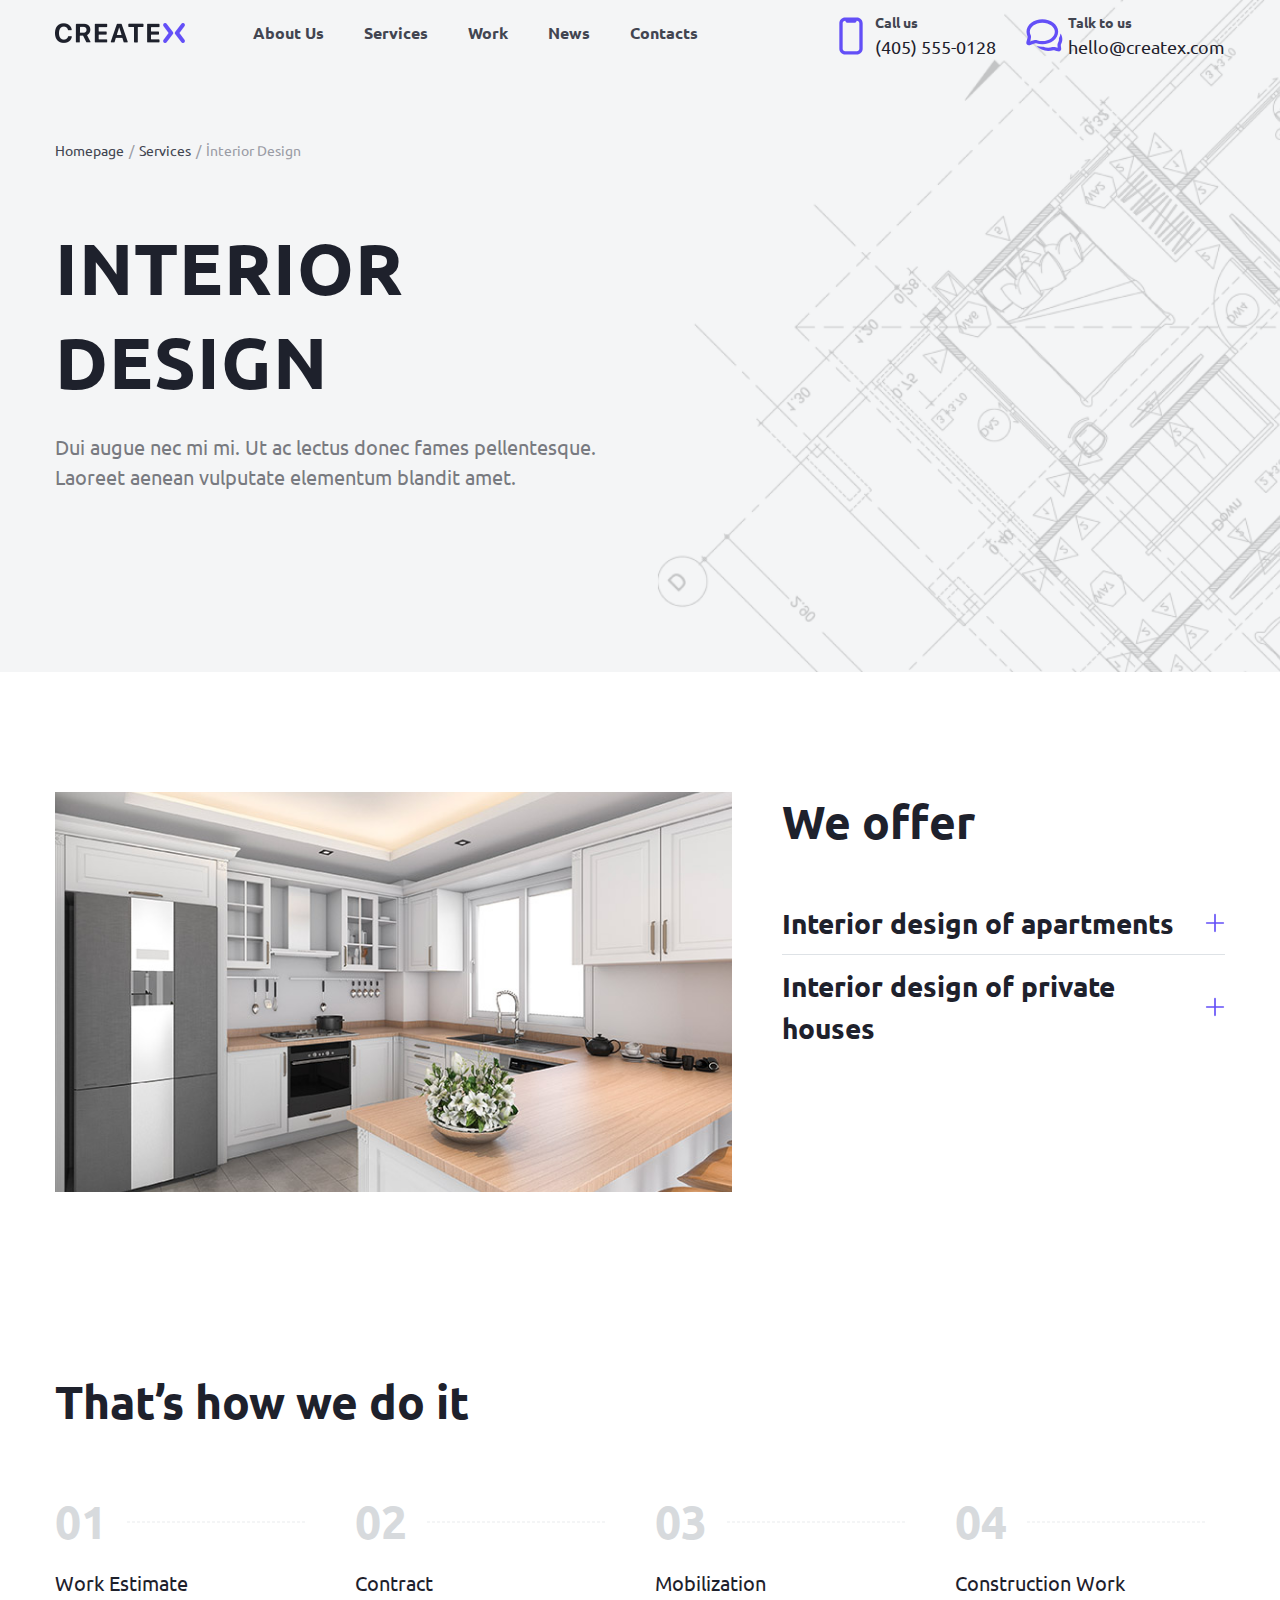
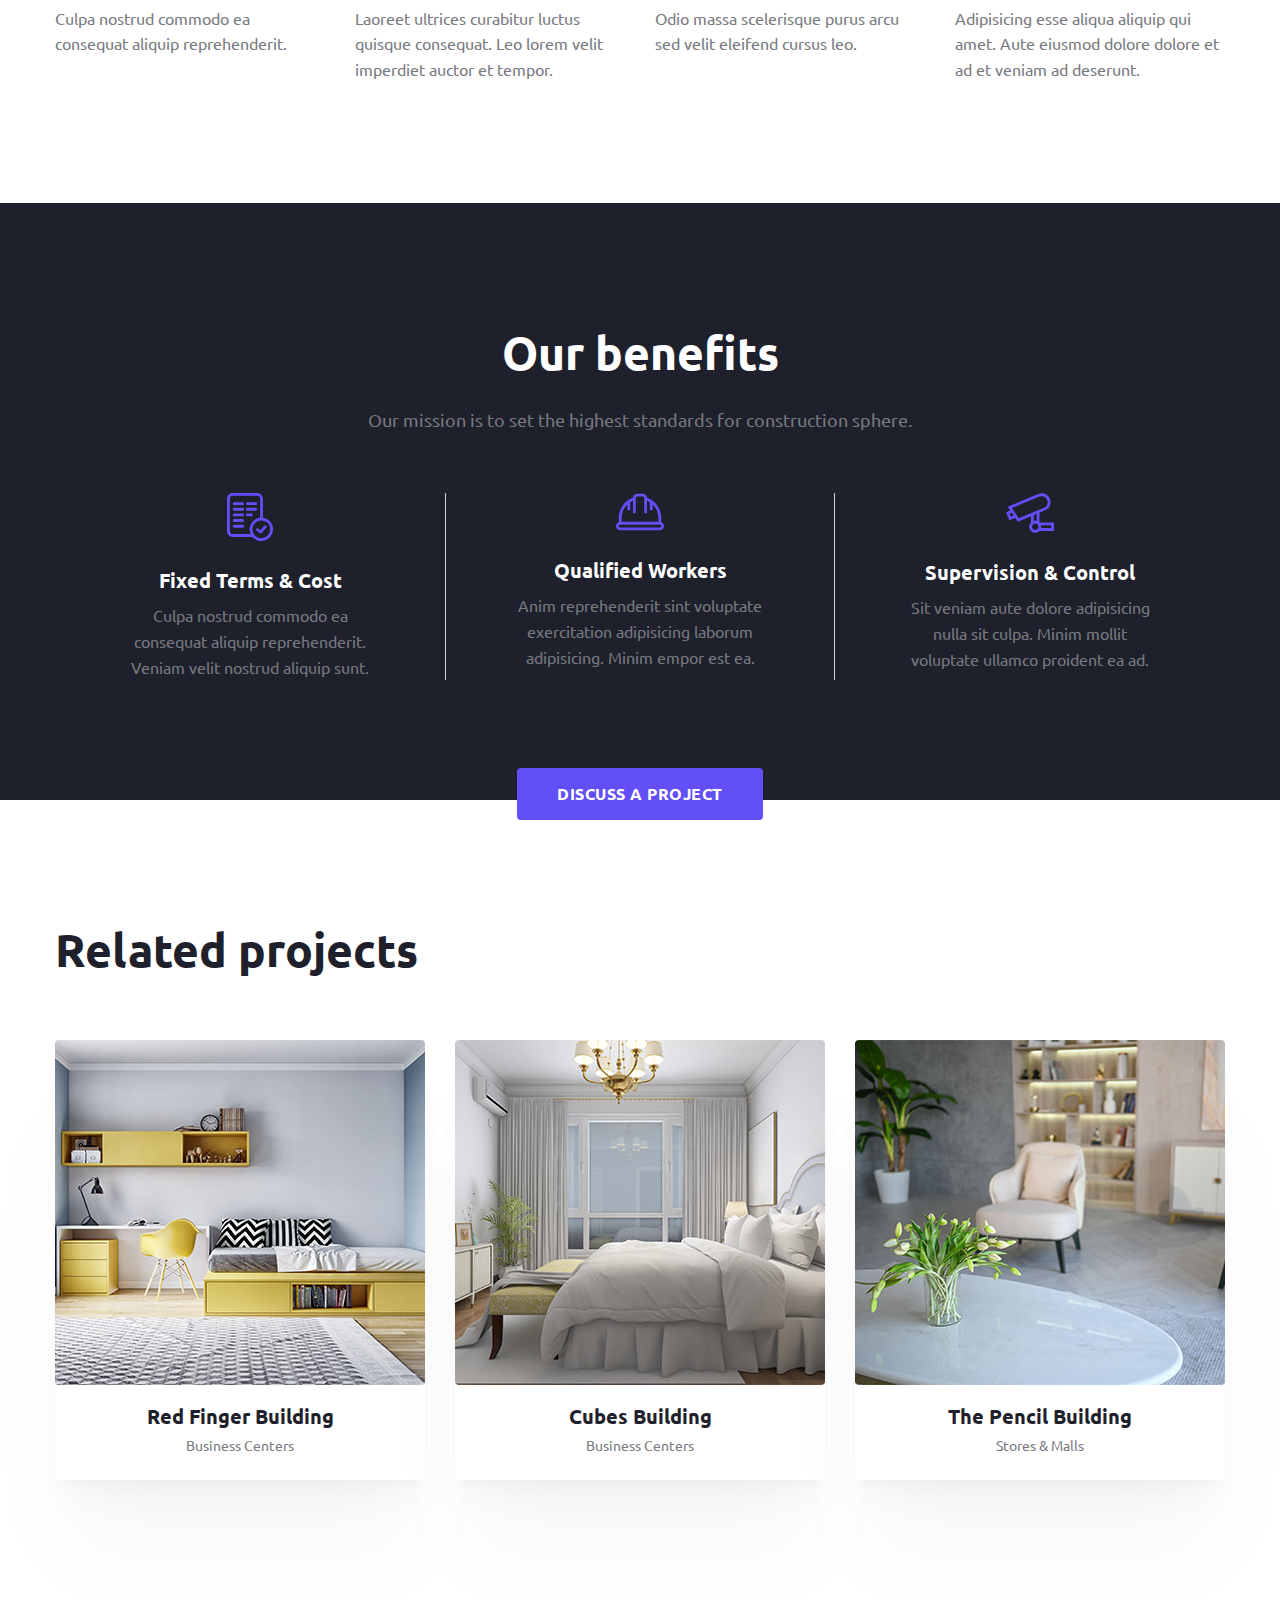
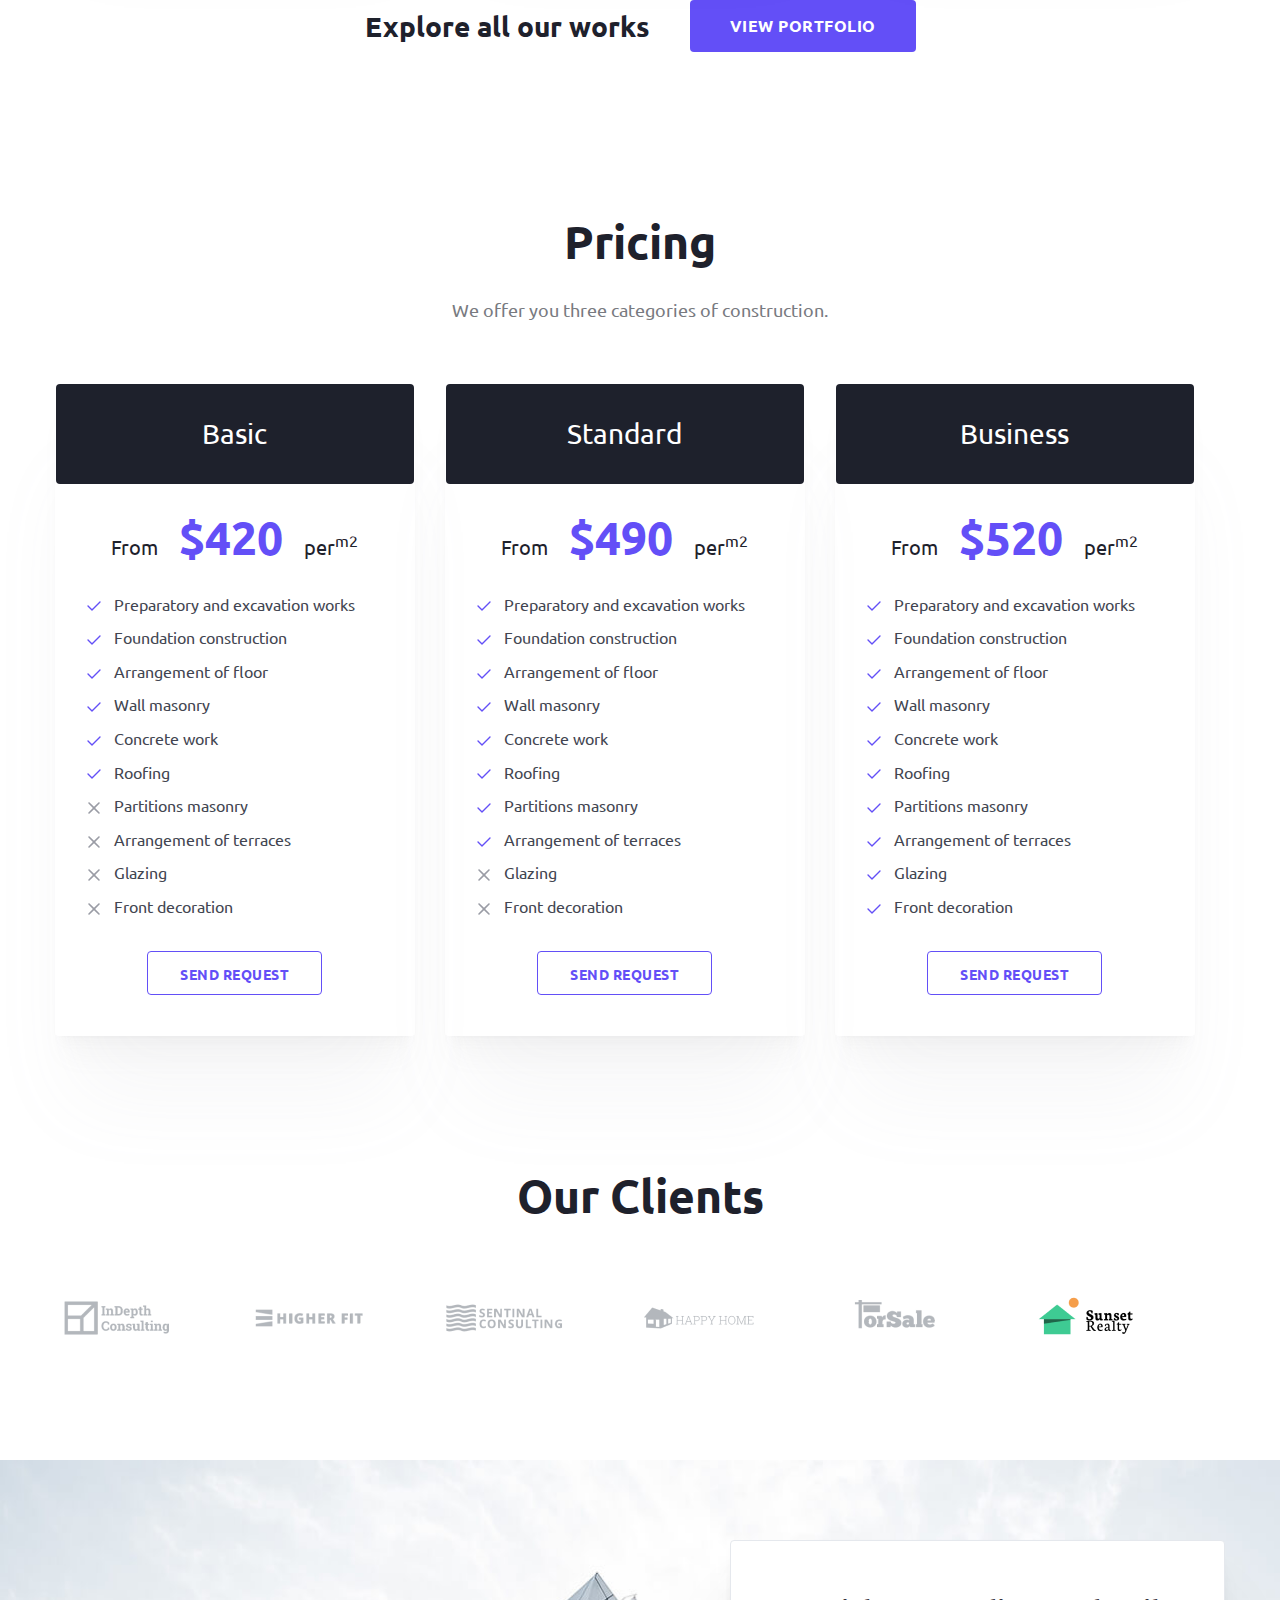
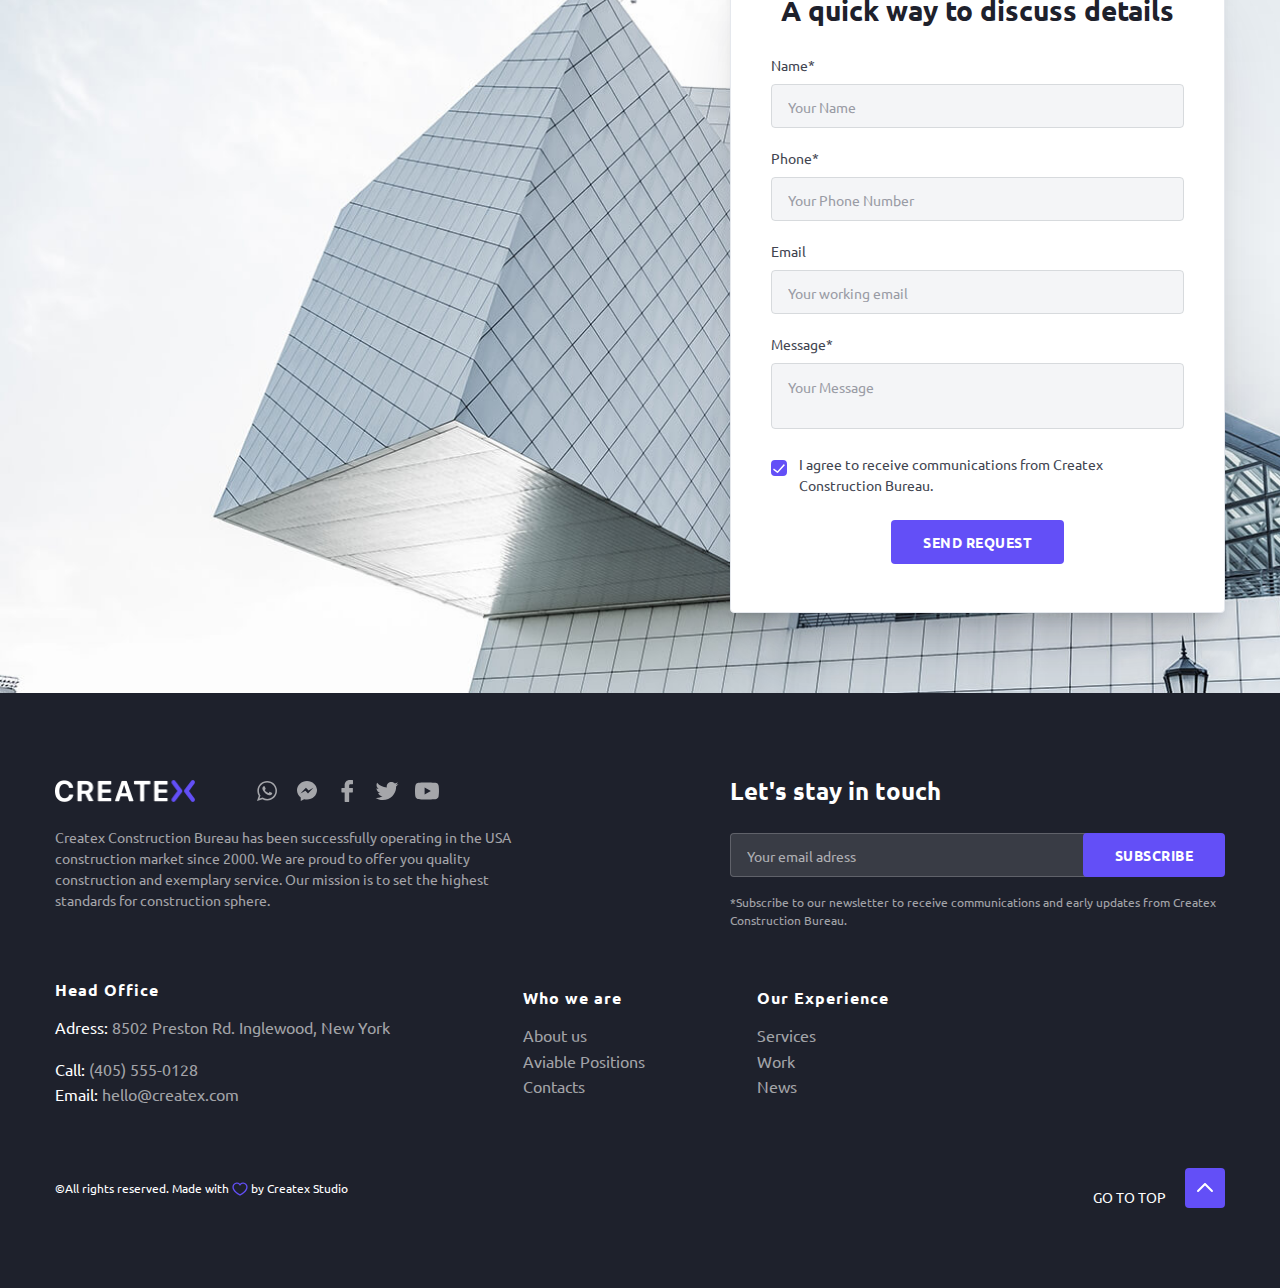
<file: services.html>
<!DOCTYPE html>
<html lang="en">
  <head>
    <meta charset="UTF-8" />
    <meta http-equiv="X-UA-Compatible" content="IE=edge" />
    <meta name="viewport" content="width=device-width, initial-scale=1.0" />
    <title>Services | CreateX | Construction Bureau</title>
    <!-- Favicons -->
    <link
      rel="icon"
      type="image/png"
      sizes="32x32"
      href="./icons/favicon-32x32.png"
    />
    <link
      rel="icon"
      type="image/png"
      sizes="16x16"
      href="./icons/favicon-16x16.png"
    />
    <!-- Boostrap CSS -->
    <link rel="stylesheet" href="./plugins/boostrap/bootstrap.min.css" />
    <!-- Style CSS -->
    <link rel="stylesheet" href="./css/style.css" />
    <!-- Responsive CSS -->
    <link rel="stylesheet" href="./css/responsive.css" />
  </head>
  <body>
    <!-- Header Start -->
    <header class="header portfolio-header services-header">
      <div class="custom-container">
        <nav class="navbar navbar-expand-lg">
          <a class="navbar-brand" href="./index.html">
            <img src="./images/logo.png" alt="CreateX - Construction Bureau" />
          </a>
          <button
            class="navbar-toggler"
            type="button"
            data-bs-toggle="offcanvas"
            data-bs-target="#offcanvasDarkNavbar"
            aria-controls="offcanvasDarkNavbar"
          >
            <span class="navbar-toggler-icon"></span>
          </button>
          <div
            class="offcanvas offcanvas-end"
            tabindex="-1"
            id="offcanvasDarkNavbar"
            aria-labelledby="offcanvasDarkNavbarLabel"
          >
            <div class="offcanvas-header">
              <h5 class="offcanvas-title" id="offcanvasDarkNavbarLabel">
                Menu
              </h5>
              <button
                type="button"
                class="btn-close btn-close-dark"
                data-bs-dismiss="offcanvas"
                aria-label="Close"
              ></button>
            </div>
            <div class="offcanvas-body">
              <ul class="navbar-nav flex-grow-1 pe-3">
                <li class="nav-item">
                  <a class="nav-link" href="./about.html">About Us</a>
                </li>
                <li class="nav-item">
                  <a class="nav-link" href="./services.html">Services</a>
                </li>
                <li class="nav-item">
                  <a class="nav-link" href="./portfolio.html">Work</a>
                </li>
                <li class="nav-item">
                  <a class="nav-link" href="./blog.html">News</a>
                </li>
                <li class="nav-item">
                  <a class="nav-link" href="./contact.html">Contacts</a>
                </li>
              </ul>
              <div class="right-header">
                <div class="rh-call">
                  <div class="rh-element-img">
                    <img src="./icons/phone.svg" alt="Call Us" />
                  </div>
                  <div class="rh-element-txt">
                    <p>Call us</p>
                    <a href="tel:+(405)-555-0128">(405) 555-0128</a>
                  </div>
                </div>
                <div class="rh-chat">
                  <div class="rh-element-img">
                    <img src="./icons/mail.svg" alt="Talk to us" />
                  </div>
                  <div class="rh-element-txt">
                    <p>Talk to us</p>
                    <a href="mailto:hello@createx.com">hello@createx.com</a>
                  </div>
                </div>
              </div>
            </div>
          </div>
        </nav>
        <div class="portfolio-heading">
          <ul class="breadcrumbs">
            <li><a href="./index.html">Homepage</a></li>
            <li><a href="./services.html">Services</a></li>
            <li>İnterior Design</li>
          </ul>
          <h1 class="portfolio-slider-title">INTERIOR DESIGN</h1>
          <p class="portfolio-slider-text">
            Dui augue nec mi mi. Ut ac lectus donec fames pellentesque. Laoreet
            aenean vulputate elementum blandit amet.
          </p>
        </div>
      </div>
    </header>
    <!-- Header End -->
    <!-- Main Sections Start -->
    <main class="main">
      <!-- We Offer Start -->
      <section class="we-offer">
        <div class="custom-container">
          <div class="we-offer-wrapper">
            <div class="we-offer-right">
              <div class="we-offer-img">
                <img src="./images/we-offer.png" alt="" />
              </div>
            </div>
            <div class="we-offer-left">
              <h2 class="section-title services-section-title">We offer</h2>
              <div
                class="accordion accordion-flush offered-accordion"
                id="accordionFlushExample"
              >
                <div class="accordion-item">
                  <h2 class="accordion-header" id="flush-headingOne">
                    <button
                      class="accordion-button collapsed offered-content-title"
                      type="button"
                      data-bs-toggle="collapse"
                      data-bs-target="#flush-collapseOne"
                      aria-expanded="false"
                      aria-controls="flush-collapseOne"
                    >
                      Interior design of apartments
                    </button>
                  </h2>
                  <div
                    id="flush-collapseOne"
                    class="accordion-collapse collapse offered-content-txt"
                    aria-labelledby="flush-headingOne"
                    data-bs-parent="#accordionFlushExample"
                  >
                    <div class="accordion-body">
                      Adipiscing nunc arcu enim elit mattis eu placerat proin.
                      Imperdiet elementum faucibus dignissim purus. Fusce
                      parturient diam magna ullamcorper morbi semper massa ac
                      facilisis.
                    </div>
                  </div>
                </div>
                <div class="accordion-item">
                  <h2 class="accordion-header" id="flush-headingTwo">
                    <button
                      class="accordion-button collapsed offered-content-title"
                      type="button"
                      data-bs-toggle="collapse"
                      data-bs-target="#flush-collapseTwo"
                      aria-expanded="false"
                      aria-controls="flush-collapseTwo"
                    >
                      Interior design of private houses
                    </button>
                  </h2>
                  <div
                    id="flush-collapseTwo"
                    class="accordion-collapse collapse offered-content-txt"
                    aria-labelledby="flush-headingTwo"
                    data-bs-parent="#accordionFlushExample"
                  >
                    <div class="accordion-body">
                      Adipiscing nunc arcu enim elit mattis eu placerat proin.
                      Imperdiet elementum faucibus dignissim purus. Fusce
                      parturient diam magna ullamcorper morbi semper massa ac
                      facilisis.
                    </div>
                  </div>
                </div>
              </div>
            </div>
          </div>
          <div class="offer-pagination-wrapper">
            <h2 class="section-title services-section-title">
              That’s how we do it
            </h2>
            <div class="offer-pagination-box-wrapper">
              <div class="offer-pagination-box">
                <div class="offer-pagination">
                  <div class="offer-pagination-numbers">
                    <h3 class="pagination-numb">01</h3>
                    <hr />
                  </div>
                  <h4>Work Estimate</h4>
                  <p>
                    Culpa nostrud commodo ea consequat aliquip reprehenderit.
                  </p>
                </div>
              </div>
              <div class="offer-pagination-box">
                <div class="offer-pagination">
                  <div class="offer-pagination-numbers">
                    <h3 class="pagination-numb">02</h3>
                    <hr />
                  </div>
                  <h4>Contract</h4>
                  <p>
                    Laoreet ultrices curabitur luctus quisque consequat. Leo
                    lorem velit imperdiet auctor et tempor.
                  </p>
                </div>
              </div>
              <div class="offer-pagination-box">
                <div class="offer-pagination">
                  <div class="offer-pagination-numbers">
                    <h3 class="pagination-numb">03</h3>
                    <hr />
                  </div>
                  <h4>Mobilization</h4>
                  <p>
                    Odio massa scelerisque purus arcu sed velit eleifend cursus
                    leo.
                  </p>
                </div>
              </div>
              <div class="offer-pagination-box">
                <div class="offer-pagination">
                  <div class="offer-pagination-numbers">
                    <h3 class="pagination-numb">04</h3>
                    <hr />
                  </div>
                  <h4>Construction Work</h4>
                  <p>
                    Adipisicing esse aliqua aliquip qui amet. Aute eiusmod
                    dolore dolore et ad et veniam ad deserunt.
                  </p>
                </div>
              </div>
            </div>
          </div>
        </div>
      </section>
      <!-- We Offer End -->
      <!-- Values Start -->
      <section class="values services-values">
        <div class="custom-container">
          <div class="values-wrapper">
            <h2 class="section-title services-title">Our benefits</h2>
            <p class="section-description">
              Our mission is to set the highest standards for construction
              sphere.
            </p>
            <div class="core-values">
              <div class="core-values-items">
                <div class="core-values-single">
                  <div class="core-values-icon">
                    <img src="./icons/ic-contract.svg" alt="Quality" />
                  </div>
                  <h3 class="core-values-title services-core-values-title">
                    Fixed Terms & Cost
                  </h3>
                  <p class="core-values-description">
                    Culpa nostrud commodo ea consequat aliquip reprehenderit.
                    Veniam velit nostrud aliquip sunt.
                  </p>
                </div>
              </div>
              <div class="core-values-items">
                <div class="core-values-single">
                  <div class="core-values-icon">
                    <img src="./icons/ic-group.svg" alt="Quality" />
                  </div>
                  <h3 class="core-values-title services-core-values-title">
                    Qualified Workers
                  </h3>
                  <p class="core-values-description">
                    Anim reprehenderit sint voluptate exercitation adipisicing
                    laborum adipisicing. Minim empor est ea.
                  </p>
                </div>
              </div>
              <div class="core-values-items">
                <div class="core-values-single">
                  <div class="core-values-icon">
                    <img src="./icons/ic-camera.svg" alt="Quality" />
                  </div>
                  <h3 class="core-values-title services-core-values-title">
                    Supervision & Control
                  </h3>
                  <p class="core-values-description">
                    Sit veniam aute dolore adipisicing nulla sit culpa. Minim
                    mollit voluptate ullamco proident ea ad.
                  </p>
                </div>
              </div>
            </div>
          </div>
          <div class="learn-more-view services-learn-more-view">
            <a class="btn btn-solid btn-large" href="./services.html"
              >Discuss a project</a
            >
          </div>
        </div>
      </section>
      <!-- Valuend End -->
      <!-- Portfolio Start -->
      <section class="portfolio">
        <div class="custom-container">
          <div class="portfolio-wrapper">
            <h2 class="section-title portfolio-title">Related projects</h2>
            <div class="portfolio-box">
              <div class="portfolio-box-item">
                <div class="portfolio-single">
                  <div class="portfolio-img">
                    <img src="./images/building7.png" alt="" />
                  </div>
                  <div class="portfolio-content">
                    <h4 class="portfolio-item-title">Red Finger Building</h4>
                    <p class="portfolio-item-description">Business Centers</p>
                  </div>
                  <div class="portfolio-view-link">
                    <a
                      class="btn btn-outline btn-regular"
                      href="./portfolio.html"
                      >View Project</a
                    >
                  </div>
                </div>
              </div>
              <div class="portfolio-box-item">
                <div class="portfolio-single">
                  <div class="portfolio-img">
                    <img src="./images/building6.png" alt="" />
                  </div>
                  <div class="portfolio-content">
                    <h4 class="portfolio-item-title">Cubes Building</h4>
                    <p class="portfolio-item-description">Business Centers</p>
                  </div>
                  <div class="portfolio-view-link">
                    <a
                      class="btn btn-outline btn-regular"
                      href="./portfolio.html"
                      >View Project</a
                    >
                  </div>
                </div>
              </div>
              <div class="portfolio-box-item">
                <div class="portfolio-single">
                  <div class="portfolio-img">
                    <img src="./images/building8.png" alt="" />
                  </div>
                  <div class="portfolio-content">
                    <h4 class="portfolio-item-title">The Pencil Building</h4>
                    <p class="portfolio-item-description">Stores & Malls</p>
                  </div>
                  <div class="portfolio-view-link">
                    <a
                      class="btn btn-outline btn-regular"
                      href="./portfolio.html"
                      >View Project</a
                    >
                  </div>
                </div>
              </div>
            </div>
            <div class="learn-more-view">
              <h3 class="learn-more-view-title">Explore all our works</h3>
              <a class="btn btn-solid btn-large" href="./services.html"
                >View portfolio</a
              >
            </div>
          </div>
        </div>
      </section>
      <!-- Pricing Start -->
      <section class="pricing">
        <div class="custom-container">
          <div class="pricing-heading">
            <h2 class="section-title">Pricing</h2>
            <p class="section-description">
              We offer you three categories of construction.
            </p>
          </div>

          <div class="pricing-wrapper">
            <div class="package">
              <div class="pricing-name">Basic</div>
              <div class="trial">
                From <strong>$420</strong> per<sup>m2</sup>
              </div>
              <ul>
                <li>
                  <img src="./icons/mark.svg" alt="" /> Preparatory and
                  excavation works
                </li>
                <li>
                  <img src="./icons/mark.svg" alt="" /> Foundation construction
                </li>
                <li>
                  <img src="./icons/mark.svg" alt="" /> Arrangement of floor
                </li>
                <li><img src="./icons/mark.svg" alt="" /> Wall masonry</li>
                <li><img src="./icons/mark.svg" alt="" /> Concrete work</li>
                <li><img src="./icons/mark.svg" alt="" /> Roofing</li>
                <li class="disabled">
                  <img src="./icons/cross.svg" alt="" /> Partitions masonry
                </li>
                <li class="disabled">
                  <img src="./icons/cross.svg" alt="" /> Arrangement of terraces
                </li>
                <li class="disabled">
                  <img src="./icons/cross.svg" alt="" /> Glazing
                </li>
                <li class="disabled">
                  <img src="./icons/cross.svg" alt="" /> Front decoration
                </li>
              </ul>
              <a
                class="btn btn-outline btn-regular mt-4"
                href="./portfolio.html"
                >Send request</a
              >
            </div>
            <div class="package standart">
              <div class="pricing-name standart-name">Standard</div>
              <div class="trial">
                From <strong>$490</strong> per<sup>m2</sup>
              </div>
              <ul>
                <li>
                  <img src="./icons/mark.svg" alt="" /> Preparatory and
                  excavation works
                </li>
                <li>
                  <img src="./icons/mark.svg" alt="" /> Foundation construction
                </li>
                <li>
                  <img src="./icons/mark.svg" alt="" /> Arrangement of floor
                </li>
                <li><img src="./icons/mark.svg" alt="" /> Wall masonry</li>
                <li><img src="./icons/mark.svg" alt="" /> Concrete work</li>
                <li><img src="./icons/mark.svg" alt="" /> Roofing</li>
                <li>
                  <img src="./icons/mark.svg" alt="" /> Partitions masonry
                </li>
                <li>
                  <img src="./icons/mark.svg" alt="" /> Arrangement of terraces
                </li>
                <li class="disabled">
                  <img src="./icons/cross.svg" alt="" /> Glazing
                </li>
                <li class="disabled">
                  <img src="./icons/cross.svg" alt="" /> Front decoration
                </li>
              </ul>
              <a
                class="btn btn-outline btn-regular mt-4"
                href="./portfolio.html"
                >Send request</a
              >
            </div>
            <div class="package">
              <div class="pricing-name">Business</div>
              <div class="trial">
                From <strong>$520</strong> per<sup>m2</sup>
              </div>
              <ul>
                <li>
                  <img src="./icons/mark.svg" alt="" /> Preparatory and
                  excavation works
                </li>
                <li>
                  <img src="./icons/mark.svg" alt="" /> Foundation construction
                </li>
                <li>
                  <img src="./icons/mark.svg" alt="" /> Arrangement of floor
                </li>
                <li><img src="./icons/mark.svg" alt="" /> Wall masonry</li>
                <li><img src="./icons/mark.svg" alt="" /> Concrete work</li>
                <li><img src="./icons/mark.svg" alt="" /> Roofing</li>
                <li>
                  <img src="./icons/mark.svg" alt="" /> Partitions masonry
                </li>
                <li>
                  <img src="./icons/mark.svg" alt="" /> Arrangement of terraces
                </li>
                <li><img src="./icons/mark.svg" alt="" /> Glazing</li>
                <li><img src="./icons/mark.svg" alt="" /> Front decoration</li>
              </ul>
              <a
                class="btn btn-outline btn-regular mt-4"
                href="./portfolio.html"
                >Send request</a
              >
            </div>
          </div>
        </div>
      </section>
      <!-- Pricing End -->
      <!-- Portfolio end -->
      <section class="portfolio-clients">
        <div class="custom-container">
          <div class="partners-wrapper portfolio-page-partners-wrapper">
            <h2 class="section-title">Our Clients</h2>
            <div class="partners-box portfolio-partners-box">
              <div class="partners-box-item">
                <div class="partners-box-img">
                  <img src="./images/client-logo1.png" alt="" />
                </div>
              </div>
              <div class="partners-box-item">
                <div class="partners-box-img">
                  <img src="./images/client-logo2.png" alt="" />
                </div>
              </div>
              <div class="partners-box-item">
                <div class="partners-box-img">
                  <img src="./images/client-logo3.png" alt="" />
                </div>
              </div>
              <div class="partners-box-item">
                <div class="partners-box-img">
                  <img src="./images/client-logo4.png" alt="" />
                </div>
              </div>
              <div class="partners-box-item">
                <div class="partners-box-img">
                  <img src="./images/client-logo5.png" alt="" />
                </div>
              </div>
              <div class="partners-box-item">
                <div class="partners-box-img">
                  <img src="./images/client-logo6.png" alt="" />
                </div>
              </div>
            </div>
          </div>
        </div>
      </section>
      <!-- Discuss Start -->
      <section class="discuss">
        <div class="custom-container">
          <div class="form-container">
            <div class="form-wrapper">
              <h3 class="form-title">A quick way to discuss details</h3>
              <form class="request-form" action="#">
                <label for="name-input">Name*</label>
                <input
                  id="name-input"
                  required
                  type="text"
                  placeholder="Your Name"
                />
                <label for="phone-input">Phone*</label>
                <input
                  id="phone-input"
                  required
                  type="tel"
                  name=""
                  id=""
                  placeholder="Your Phone Number"
                />
                <label for="email-input">Email</label>
                <input
                  id="email-input"
                  type="email"
                  name=""
                  id=""
                  placeholder="Your working email"
                />
                <label for="message-input">Message*</label>
                <textarea
                  id="message-input"
                  placeholder="Your Message"
                  required
                  name=""
                  id=""
                ></textarea>
                <div class="checkbox-rule">
                  <label class="checkbox red">
                    <input checked type="checkbox" />
                    <span class="indicator"></span>
                    I agree to receive communications from Createx Construction
                    Bureau.
                  </label>
                </div>
                <button class="btn-solid btn btn-regular" type="submit">
                  SEND Request
                </button>
              </form>
            </div>
          </div>
        </div>
      </section>
      <!-- Discuss End -->
    </main>
    <!-- Main Sections End -->
    <!-- Footer Start -->
    <footer class="footer">
      <div class="custom-container">
        <div class="top-footer">
          <div class="top-footer-left">
            <div class="top-footer-left-visual">
              <div class="logo">
                <a href="./index.html">
                  <img src="./images/logo1.png" alt="" />
                </a>
              </div>
              <div class="social-media-icons">
                <ul class="social-media-icons-list">
                  <li>
                    <a href="#" target="_blank">
                      <img src="./icons/whatsapp.svg" alt="" />
                    </a>
                  </li>
                  <li>
                    <a href="#" target="_blank">
                      <img src="./icons/messenger.svg" alt="" />
                    </a>
                  </li>
                  <li>
                    <a href="#" target="_blank">
                      <img src="./icons/facebook.svg" alt="" />
                    </a>
                  </li>
                  <li>
                    <a href="#" target="_blank">
                      <img src="./icons/twitter.svg" alt="" />
                    </a>
                  </li>
                  <li>
                    <a href="#" target="_blank">
                      <img src="./icons/youtube.svg" alt="" />
                    </a>
                  </li>
                </ul>
              </div>
            </div>
            <div class="top-footer-left-txt">
              <p>
                Createx Construction Bureau has been successfully operating
                in the USA construction market since 2000. We are proud to offer
                you quality construction and exemplary service. Our mission is
                to set the highest standards for construction sphere.
              </p>
            </div>
          </div>
          <div class="top-footer-right">
            <div class="subscribe-form">
              <form class="form-element" action="#">
                <label for="subscribe-me">Let's stay in touch</label>
                <input
                  type="email"
                  name=""
                  id="subscribe-me"
                  placeholder="Your email adress"
                />
                <button class="btn btn-solid btn-regular" type="submit">
                  Subscribe
                </button>
                <small
                  >*Subscribe to our newsletter to receive communications and
                  early updates from Createx Construction Bureau.</small
                >
              </form>
            </div>
          </div>
        </div>
        <div class="middle-footer">
          <div class="middle-footer-item">
            <p class="middle-footer-item-title">Head Office</p>
            <ul class="middle-footer-item-list">
              <li>
                <span>Adress:</span>
                <address>8502 Preston Rd. Inglewood, New York</address>
              </li>
              <li>
                <span>Call:</span>
                <a href="tel:+(405) 555-0128">(405) 555-0128</a>
              </li>
              <li>
                <span>Email:</span>
                <a href="mailto:hello@createx.com">hello@createx.com</a>
              </li>
            </ul>
          </div>
          <div class="middle-footer-item middle-nav">
            <div class="middle-footer-nav">
              <p class="middle-footer-item-title">Who we are</p>
              <ul class="middle-footer-item-list">
                <li><a href="./about.html">About us</a></li>
                <li><a href="./positions.html">Aviable Positions</a></li>
                <li><a href="./contact.html">Contacts</a></li>
              </ul>
            </div>
            <div class="middle-footer-nav">
              <p class="middle-footer-item-title">Our Experience</p>
              <ul class="middle-footer-item-list">
                <li><a href="./services.html">Services</a></li>
                <li><a href="./work.html">Work</a></li>
                <li><a href="./blog.html">News</a></li>
              </ul>
            </div>
          </div>
        </div>
        <div class="bottom-footer">
          <p class="copyright">
            &copy;All rights reserved. Made with
            <img src="./icons/heart.svg" alt="Heart Icon" /> by Createx Studio
          </p>
          <div class="go-to-up">
            <a href="#" data-target="html"
              >GO TO TOP
              <img src="./icons/up-btn.svg" alt="Go To Up" />
            </a>
          </div>
        </div>
      </div>
    </footer>
    <!-- Footer End -->
    <!-- Boostrap JS -->
    <script src="./plugins/boostrap/bootstrap.bundle.min.js"></script>
  </body>
</html>
</file>
<file: css/style.css>
/* Common CSS and Components Start */
@font-face {
  font-family: "Ubuntu";
  src: url("../fonts/Ubuntu-Regular.ttf");
  font-weight: 400;
}
@font-face {
  font-family: "Ubuntu";
  src: url("../fonts/Ubuntu-Bold.ttf");
  font-weight: 700;
}
:root {
  --primary: #634ff7;
  --secondary: #4833ec;
  --secondary-rgb: rgb(72, 51, 236);
  --white: #ffffff;
  --green: #03cea4;
  --red: #ff4242;
  --orange: #f89828;
  --blue: #5a87fc;
  --gray900: #1e212c;
  --gray800: #424551;
  --gray700: #787a80;
  --gray600: #9a9ca5;
  --gray500: #b3b7bc;
  --gray400: #d7dadd;
  --gray300: #e5e8ed;
  --gray200: #f4f5f6;
  --gray100: #f9f9f9;
  --divider: linear-gradient(
    270.01deg,
    rgba(218, 219, 221, 0) 0%,
    rgba(218, 219, 221, 0.5) 12.33%,
    #dadbdd 51.91%,
    rgba(218, 219, 221, 0.5) 87.85%,
    rgba(218, 219, 221, 0) 100%
  );

  --transition: all 500ms ease;
}
*,
::after,
::before {
  box-sizing: border-box;
  font-family: "Ubuntu", sans-serif !important;
}
body {
  margin: 0;
  background-color: var(--white) !important;
}
body::-webkit-scrollbar {
  width: 0.8em;
}
body::-webkit-scrollbar-thumb {
  background-color: var(--primary);
  border-radius: 4px;
}
::selection {
  background-color: var(--primary);
  color: var(--white);
}
.custom-container {
  max-width: 1200px;
  margin: auto;
  padding: 0 15px;
}
.btn {
  display: inline-block !important;
  text-align: center !important;
  border-radius: 4px !important;
  text-decoration: none !important;
  letter-spacing: 0.5px !important;
  font-weight: 700 !important;
  text-transform: uppercase !important;
  transition: var(--transition) !important;
  outline: none !important;
  cursor: pointer !important;
  vertical-align: unset !important;
}
.btn-solid {
  background-color: var(--primary) !important;
  color: var(--white) !important;
  border: none !important;
}
.btn-solid:hover,
.btn-solid:active {
  background: var(--secondary) !important;
  box-shadow: 0px 0px 25px 4px rgba(0, 0, 0, 0.1) !important;
}
.btn-outline:hover,
.btn-outline:active {
  background-color: var(--primary) !important;
  color: var(--white) !important;
  box-shadow: 0px 0px 25px 4px rgba(0, 0, 0, 0.1) !important;
}
.btn-alternative:hover,
.btn-alternative:active {
  background-color: var(--secondary) !important;
  color: var(--white) !important;
  box-shadow: 0px 0px 25px 4px rgba(0, 0, 0, 0.1) !important;
  border: 1px solid transparent !important;
}
.btn-outline {
  border: 1px solid var(--primary) !important;
  background-color: transparent !important;
  color: var(--primary) !important;
}
.btn-alternative {
  border: 1px solid var(--white) !important;
  background-color: transparent !important;
  color: var(--white) !important;
}
.btn-large {
  height: 52px;
  padding: 0px 40px;
  font-size: 16px;
  line-height: 52px;
}
.btn-regular {
  font-size: 14px;
  height: 44px;
  padding: 0px 32px;
  line-height: 44px;
}
.btn-small {
  height: 36px;
  padding: 0px 24px;
  font-size: 12px;
  line-height: 36px;
}
/* Common Header Start */
.header {
  padding: 12px 0;
  z-index: 999999;
}
.left-header,
.right-header,
.rh-call,
.rh-chat {
  display: flex;
  align-items: center;
  flex-wrap: wrap;
}
.header .navbar-brand {
  margin-right: 60px;
  max-width: 130px;
  overflow: hidden;
}
.header .navbar {
  padding: 0;
}
.header .navbar-brand img,
.rh-element-img img {
  width: 100%;
  height: 100%;
  object-fit: contain;
  vertical-align: baseline;
}
.header .nav-link {
  text-decoration: none;
  text-transform: capitalize;
  font-weight: 700;
  font-size: 16px;
  line-height: 25.6px;
  color: var(--gray800);
  margin-right: 24px;
  transition: var(--transition);
}
.header .nav-link:hover,
.rh-element-txt a:hover,
.middle-footer-item-list li a:hover,
.go-to-up a:hover {
  color: var(--primary);
}
.rh-element-img {
  width: 40px;
  height: 40px;
  overflow: hidden;
  margin-right: 4px;
}
.rh-element-txt p {
  margin: 0;
  font-weight: 700;
  padding: 0;
  font-size: 14px;
  line-height: 21px;
  color: var(--gray800);
}
.rh-element-txt a {
  text-decoration: none;
  font-weight: 400;
  font-size: 18px;
  line-height: 27px;
  color: var(--gray900);
  transition: var(--transition);
}
.rh-call {
  margin-right: 28px;
}
/* Common Header End */
/* Common Footer Start */
.footer {
  background-color: var(--gray900);
  padding: 80px 0;
}
.footer .logo {
  max-width: 140px;
  overflow: hidden;
  margin-right: 60px;
}
.footer .logo img {
  width: 100%;
  height: 100%;
  object-fit: cover;
}
.top-footer-left,
.top-footer-right {
  flex: 0 0 50%;
  max-width: 50%;
}
.middle-footer-item-list,
.social-media-icons-list {
  margin: 0;
  padding: 0;
  list-style: none;
}
.social-media-icons-list,
.top-footer-left-visual {
  display: flex;
  align-items: center;
}
.top-footer-left-txt {
  margin: 0;
  max-width: 490px;
  padding: 24px 0 0 0;
  font-size: 14px;
  line-height: 21px;
  font-weight: 400;
  color: rgba(255, 255, 255, 0.6);
}
.social-media-icons-list img {
  width: 24px;
  height: 24px;
  object-fit: contain;
  transition: var(--transition);
}
.social-media-icons-list img:hover {
  transform: scale(0.9);
}
.social-media-icons-list li:not(:last-child) {
  padding-right: 16px;
}
.top-footer {
  display: flex;
  justify-content: space-between;
  align-items: center;
}
.form-element label {
  display: block;
  font-weight: 700;
  font-size: 24px;
  line-height: 36px;
  padding-bottom: 24px;
  color: var(--white);
}
.form-element {
  position: relative;
  max-width: 495px;
  margin-left: auto;
}
.form-element input {
  border: 1px solid rgba(255, 255, 255, 0.2);
  border-radius: 4px;
  background: rgba(255, 255, 255, 0.12);
  height: 44px;
  padding: 11px 20px 12px 16px;
  width: 364px;
  outline: none;
  color: rgba(255, 255, 255, 0.6);
}
.form-element input:focus {
  border: 1px solid var(--primary);
}
.form-element input::placeholder {
  font-size: 14px;
  font-weight: 400;
  color: rgba(255, 255, 255, 0.6);
}
.form-element button {
  position: absolute;
  z-index: 1;
  right: 0px;
  border: none;
}
.form-element small {
  display: block;
  font-size: 12px;
  line-height: 18px;
  font-weight: 400;
  color: rgba(255, 255, 255, 0.6);
  padding-top: 16px;
}
.middle-footer-item-title {
  margin: 0;
  font-weight: 700;
  font-size: 16px;
  color: var(--white);
  line-height: 24px;
  letter-spacing: 1px;
  padding: 49px 0 13px 0;
}
.middle-footer,
.middle-nav {
  display: flex;
  flex-wrap: wrap;
  align-items: center;
}
.middle-footer-item {
  flex: 0 0 40%;
  max-width: 40%;
}
.middle-footer-nav {
  flex: 0 0 50%;
  max-width: 50%;
}
.middle-footer-item-list li a,
.middle-footer-item-list li span,
.middle-footer-item-list li address {
  text-decoration: none;
  font-size: 16px;
  font-weight: 400;
  line-height: 25.6px;
  color: rgba(255, 255, 255, 0.6);
  transition: var(--transition);
}
.middle-footer-item-list li span {
  color: var(--white);
}
.middle-footer-item-list li address {
  display: inline-block;
}
.bottom-footer {
  display: flex;
  align-items: center;
  justify-content: space-between;
  padding: 60px 0 0 0;
}
.copyright {
  margin: 0;
  font-weight: 400;
  font-size: 12px;
  line-height: 18px;
  color: var(--white);
}
.copyright img {
  vertical-align: middle;
}
.go-to-up a {
  text-decoration: none;
  font-size: 14px;
  line-height: 21px;
  color: var(--white);
  transition: var(--transition);
}
.go-to-up a img {
  width: 40px;
  height: 40px;
  object-fit: cover;
  margin-left: 16px;
  vertical-align: bottom;
}
/* Common Footer End */
/* Common Request Form Start */
.discuss {
  padding: 80px 0;
  background-image: url("../images/form-bg.png");
  background-repeat: no-repeat;
  background-size: cover;
}
.form-wrapper {
  background-color: var(--white);
  max-width: 495px;
  /* max-height: 666px; */
  border: 1px solid var(--gray300);
  box-shadow: 0px 60px 80px -20px rgba(30, 33, 44, 0.16),
    0px 26px 24px -10px rgba(30, 33, 44, 0.1),
    0px 12px 10px -6px rgba(30, 33, 44, 0.08),
    0px 4px 4px -4px rgba(30, 33, 44, 0.05);
  border-radius: 4px;
  padding: 48px 40px;
  text-align: center;
  margin-left: auto;
}
.form-title {
  margin: 0;
  font-weight: 700;
  font-size: 28px;
  line-height: 42px;
  padding-bottom: 4px;
  color: var(--gray900);
}
.request-form label,
.input_groups label {
  display: block;
  font-weight: 400;
  font-size: 14px;
  line-height: 21px;
  color: var(--gray800);
  padding: 20px 0 8px 0;
  text-align: left;
}
.request-form input,
.input_style input,
.input_groups textarea,
.form-wrapper textarea {
  padding: 13px 0 13px 16px;
  outline: none;
  width: 100%;
  background: linear-gradient(0deg, #f4f5f7, #f4f5f7),
    linear-gradient(0deg, #d7dadd, #d7dadd);
  border: 1px solid var(--gray400);
  border-radius: 4px;
  height: 44px;
}
.request-form input::placeholder,
.form-wrapper textarea::placeholder,
.input_groups input::placeholder {
  font-size: 14px;
  line-height: 21px;
  font-weight: 400;
  color: var(--gray600);
}
.request-form input:focus,
.form-wrapper textarea:focus,
.input_style input:focus,
.input_style textarea:focus {
  background: linear-gradient(0deg, #ffffff, #ffffff),
    linear-gradient(0deg, rgba(72, 51, 236, 0.4), rgba(72, 51, 236, 0.4));
  border: 1px solid var(--secondary);
  box-shadow: 0px 80px 80px -20px rgba(72, 51, 236, 0.08),
    0px 30px 24px -10px rgba(72, 51, 236, 0.05),
    0px 12px 10px -6px rgba(72, 51, 236, 0.04),
    0px 4px 4px -4px rgba(72, 51, 236, 0.03);
  transition: var(--transition);
}
.form-wrapper textarea {
  resize: none;
  height: 66px;
}
label.checkbox.red {
  display: inline-block;
  position: relative;
  user-select: none;
  padding-left: 28px;
  padding-bottom: 24px;
  cursor: pointer;
}
label.checkbox.red input[type="checkbox"] {
  position: absolute;
  opacity: 0;
}
label.checkbox.red input[type="checkbox"]:focus ~ span {
  border: 1px solid var(--gray500);
}
label.checkbox.red input[type="checkbox"]:focus:checked ~ span {
  border: 1px solid var(--primary);
}
label.checkbox.red input[type="checkbox"]:checked ~ span {
  color: var(--white);
  background: var(--primary)
    url([data-uri])
    35% 50% no-repeat;
  border: 2px solid var(--primary);
}
label.checkbox.red span {
  border-radius: 4px;
  position: absolute;
  left: 0;
  top: 30%;
  width: 16px;
  height: 16px;
  background: linear-gradient(0deg, #f4f5f7, #f4f5f7),
    linear-gradient(0deg, #d7dadd, #d7dadd);
  border: 2px solid #d4d7dc;
  pointer-events: none;
  user-select: none;
}
/* Common Request Form End */
/* Common CSS and Components End */
/* Fake Slider Section Start */
.boostrap-slider {
  position: relative;
  z-index: 3;
}
.carousel-control-next,
.carousel-control-prev {
  width: 8% !important;
}
.boostrap-slider .carousel-item {
  height: 988px;
  overflow: hidden;
  position: relative;
}
.boostrap-slider .carousel-item > img {
  width: 100%;
  height: 100%;
  object-fit: cover;
}
.boostrap-slider .carousel-item::after {
  content: "";
  position: absolute;
  width: 100%;
  height: 100%;
  top: 0;
  left: 0;
  background: linear-gradient(
    0deg,
    rgba(30, 33, 44, 0.6),
    rgba(30, 33, 44, 0.6)
  );
}
.fake-slider-heading {
  max-width: 577px;
  margin-right: auto;
  position: absolute;
  top: 0;
  z-index: 3;
  padding: 240px 0 120px 0;
}
.fake-slider-title {
  margin: 0;
  padding: 0;
  font-size: 72px;
  line-height: 93.6px;
  letter-spacing: 1px;
  font-weight: 700;
  color: var(--white);
  text-align: left;
}
.fake-slider-title span {
  color: var(--primary);
}
.fake-slider-text {
  padding: 0;
  font-size: 20px;
  line-height: 30px;
  font-weight: 400;
  color: var(--white);
  text-align: left;
  margin: 24px 0 60px 0;
}
.btn-margin {
  margin-right: 24px;
}
/* Fake Slider Section End */
/* Video Start */
.video {
  padding: 120px 0 180px 0;
}
.section-title {
  font-weight: 700;
  font-size: 46px;
  line-height: 59.8px;
  color: var(--gray900);
  text-align: center;
  margin: 0;
  padding: 0;
}
.section-description {
  font-weight: 400;
  font-size: 18px;
  line-height: 27px;
  text-align: center;
  color: var(--gray700);
  padding: 24px 0 60px 0;
  margin: 0;
}
.media-bg {
  max-width: 100%;
  overflow: hidden;
  position: relative;
}
.media-btn {
  position: absolute;
  top: 40%;
  left: 45%;
}
.play-btn img,
.media-bg img {
  width: 100%;
  height: 100%;
  object-fit: cover;
}
.media-container {
  cursor: pointer;
}
.play-btn {
  position: relative;
  width: 80px;
  height: 80px;
  border-radius: 50%;
  transition: var(--transition);
  cursor: pointer;
}
.play-btn::after,
.play-btn::before {
  opacity: 0;
  display: flex;
  flex-direction: row;
  justify-content: center;
  align-items: center;
  position: absolute;
  top: -10px;
  left: -10px;
  right: -10px;
  bottom: -10px;
  content: "";
  border: 5px dotted var(--primary);
  border-radius: 50%;
  animation-name: ripple;
  animation-iteration-count: infinite;
  animation-timing-function: ease;
  z-index: 3;
}
.play-btn:hover::after,
.play-btn:hover::before {
  border-style: solid;
}
.play-btn::after {
  animation-duration: 2.5s;
  animation-delay: 0s;
}
.play-btn::before {
  animation-duration: 2.5s;
  animation-delay: 0.6s;
}
@keyframes ripple {
  from {
    opacity: 1;
    transform: scale3d(0.75, 0.75, 1);
  }
  to {
    opacity: 0;
    transform: scale3d(1.5, 1.5, 1);
  }
}
/* Video End */
/* Core Values Start */
.values {
  padding: 0 0 120px 0;
}
.core-values {
  display: flex;
  flex-wrap: wrap;
}
.core-values-items {
  width: calc(100% / 3);
  padding: 0 70px;
  position: relative;
}
.core-values-items:nth-child(2)::after,
.core-values-items:nth-child(2)::before {
  position: absolute;
  top: 0;
  content: "";
  display: inline-block;
  height: 100%;
  width: 1px;
  background: var(--divider);
}
.core-values-items:nth-child(2)::after {
  right: 0;
}
.core-values-items:nth-child(2)::before {
  left: 0;
}
.core-values-icon {
  max-width: 48px;
  overflow: hidden;
  margin: auto;
}
.core-values-icon img {
  width: 100%;
  height: 100%;
  object-fit: cover;
  transition: var(--transition);
}
.core-values-title {
  font-size: 20px;
  line-height: 30px;
  color: var(--gray900);
  text-align: center;
  font-weight: 700;
  padding: 24px 0 8px 0;
  margin: 0;
}
.core-values-description {
  padding: 0;
  margin: 0;
  font-weight: 400;
  font-size: 16px;
  line-height: 25.6px;
  text-align: center;
  color: var(--gray700);
}
/* Core Values End */
/* Ask Questions Start */
.ask-questions-wrapper {
  background-color: var(--white);
  box-shadow: 0px 80px 80px -20px rgba(154, 156, 165, 0.08),
    0px 30px 24px -10px rgba(154, 156, 165, 0.05),
    0px 12px 10px -6px rgba(154, 156, 165, 0.04),
    0px 4px 4px -4px rgba(30, 33, 44, 0.03);
  border-radius: 4px;
  text-align: center;
}
.ask-questions {
  display: flex;
  align-items: flex-end;
  padding: 0 60px 48px 60px;
}
.ask-questions label {
  display: block;
  font-weight: 400;
  font-size: 14px;
  line-height: 21px;
  color: var(--gray800);
  padding: 20px 0 8px 0;
  text-align: left;
}
.ask-questions input {
  background: linear-gradient(0deg, #f4f5f7, #f4f5f7),
    linear-gradient(0deg, #d7dadd, #d7dadd);
  border: 1px solid var(--gray400);
  border-radius: 4px;
  padding: 13px 0 13px 16px;
  outline: none;
  width: 100%;
}
.ask-questions input:focus {
  background: linear-gradient(0deg, #ffffff, #ffffff),
    linear-gradient(0deg, rgba(72, 51, 236, 0.4), rgba(72, 51, 236, 0.4));
  border: 1px solid var(--secondary);
  box-shadow: 0px 80px 80px -20px rgba(72, 51, 236, 0.08),
    0px 30px 24px -10px rgba(72, 51, 236, 0.05),
    0px 12px 10px -6px rgba(72, 51, 236, 0.04),
    0px 4px 4px -4px rgba(72, 51, 236, 0.03);
}
.ask-questions input::placeholder {
  font-size: 14px;
  line-height: 21px;
  font-weight: 400;
  color: var(--gray600);
}
.name,
.phone-number {
  min-width: 150px;
  margin-right: 40px;
}
.message-box {
  min-width: 314px;
  margin-right: 40px;
}
/* Ask Questions End */
/* Our Services Start */
.our-services {
  padding: 212px 0 80px 0;
  background-color: var(--gray200);
  margin-top: -92px;
}
.our-services-elements {
  display: flex;
  flex-wrap: wrap;
  align-items: center;
  margin: 0 -15px;
}
.our-service-single-box {
  flex: 0 0 25%;
  max-width: 25%;
  padding: 0 15px;
}
.our-services-box {
  box-shadow: 0px 80px 80px -20px rgba(154, 156, 165, 0.08),
    0px 30px 24px -10px rgba(154, 156, 165, 0.05),
    0px 12px 10px -6px rgba(154, 156, 165, 0.04),
    0px 4px 4px -4px rgba(30, 33, 44, 0.03);
  border-radius: 4px;
}
.our-service-img {
  width: 52px;
  height: 52px;
  overflow: hidden;
  margin: auto;
  position: relative;
  transition: var(--transition);
}
.our-service-img::after {
  content: "";
  bottom: 0;
  left: 0;
  position: absolute;
  width: 100%;
  height: 100%;
  background-repeat: no-repeat;
  opacity: 0;
  visibility: hidden;
  transition: var(--transition);
}
.service-1::after {
  background: url("../icons/ic-construction-white.svg");
}
.service-2::after {
  background: url("../icons/ic-plan-white.svg");
}
.service-3::after {
  background: url("../icons/ic-pantone-white.svg");
}
.service-4::after {
  background: url("../icons/ic-painting-white.svg");
}
.our-service-img img {
  width: 100%;
  height: 100%;
  object-fit: cover;
}
.our-service-heading {
  padding: 26px 0 0 0;
  margin: 0;
  font-weight: 700;
  font-size: 20px;
  line-height: 30px;
  text-align: center;
  color: var(--gray900);
  transition: var(--transition);
}
.our-service-single {
  padding: 90px 20px 90px 20px;
  background: linear-gradient(
      0deg,
      rgba(30, 33, 44, 0.6),
      rgba(30, 33, 44, 0.6)
    ),
    url("../images/service-img.png");
  background-repeat: no-repeat;
  background-size: cover;
  position: relative;
  z-index: 3;
  height: 285px;
  border-radius: 4px;
  box-shadow: 0px 80px 80px -20px rgba(154, 156, 165, 0.08),
    0px 30px 24px -10px rgba(154, 156, 165, 0.05),
    0px 12px 10px -6px rgba(154, 156, 165, 0.04),
    0px 4px 4px -4px rgba(30, 33, 44, 0.03);
}
.our-service-single::after {
  content: "";
  position: absolute;
  bottom: 0;
  left: 0;
  width: 100%;
  height: 100%;
  z-index: -3;
  background-color: var(--white);
  background-repeat: no-repeat;
  opacity: 1;
  visibility: visible;
  transition: var(--transition);
  border-radius: 4px;
}
.our-service-single:hover::after {
  height: 0;
  opacity: 0;
  visibility: hidden;
}
.our-service-single:hover .our-service-img::after {
  opacity: 1;
  visibility: visible;
  height: 100%;
}
.our-service-single:hover .our-service-heading {
  color: var(--white);
}
.learn-more-view {
  padding: 80px 0;
  display: flex;
  align-items: center;
  justify-content: center;
}
.learn-more-view-title {
  padding: 0 40px 0 0;
  margin: 0;
  font-weight: 700;
  font-size: 28px;
  line-height: 42px;
  color: var(--gray900);
  text-align: center;
}
/* Our Services End */
/* Portfolio Start */
.portfolio {
  padding: 120px 0 80px 0;
}
.portfolio-title {
  max-width: 700px;
  text-align: left;
}
.portfolio-box {
  padding: 60px 0 40px 0;
  display: flex;
  align-items: center;
  flex-wrap: wrap;
  margin: 0 -15px;
  text-align: center;
}
.portfolio-single {
  background-color: var(--white);
  box-shadow: 0px 80px 80px -20px rgba(154, 156, 165, 0.08),
    0px 30px 24px -10px rgba(154, 156, 165, 0.05),
    0px 12px 10px -6px rgba(154, 156, 165, 0.04),
    0px 4px 4px -4px rgba(30, 33, 44, 0.03);
  border-radius: 4px;
  cursor: pointer;
  position: relative;
}
.portfolio-single:hover .portfolio-img img,
.portfolio-single:hover .portfolio-content {
  transform: translateY(-50px);
}
.portfolio-single:hover .portfolio-view-link {
  opacity: 1;
  visibility: visible;
  pointer-events: all;
  bottom: 20px;
}
.portfolio-box-item {
  flex: 0 0 calc(100% / 3);
  max-width: calc(100% / 3);
  padding: 0 15px;
}
.portfolio-img {
  height: 345px;
  overflow: hidden;
}
.portfolio-img img {
  border-radius: 4px;
  width: 100%;
  height: 100%;
  object-fit: cover;
  transition: var(--transition);
}
.portfolio-content {
  padding: 16px 0 24px 0;
  transition: var(--transition);
}
.portfolio-item-title {
  margin: 0;
  padding: 0;
  font-weight: 700;
  font-size: 20px;
  line-height: 30px;
  color: var(--gray900);
}
.portfolio-item-description {
  padding: 4px 0 0 0;
  margin: 0;
  font-size: 14px;
  line-height: 21px;
  color: var(--gray700);
  font-weight: 400;
}
.portfolio-view-link {
  position: absolute;
  bottom: 0px;
  left: 0;
  right: 0;
  pointer-events: none;
  opacity: 0;
  visibility: hidden;
  transition: var(--transition);
}
/* Portfolio End */
/* Partners Start */
.partners {
  padding: 80px 0 0 0;
  background-color: var(--gray200);
}
.partners-box {
  display: flex;
  align-items: center;
  flex-wrap: wrap;
  padding-top: 60px;
  padding-bottom: 170px;
}
.partners-box-item {
  flex: 0 0 calc(100% / 6);
  max-width: calc(100% / 6);
}
.partners-box-img {
  max-width: 120px;
  overflow: hidden;
  cursor: pointer;
}
.partners-box-img img {
  width: 100%;
  height: 100%;
  object-fit: cover;
  transition: var(--transition);
}
.partners-box-img:hover img {
  transform: scale(1.05);
  transform: translateY(-10px);
  filter: brightness(60%);
}
.opinion-wrapper {
  text-align: left;
  display: flex;
  align-items: flex-start;
  justify-content: space-between;
}
.opinion-detail {
  padding-top: 60px;
}
.opinion-txt {
  max-width: 600px;
}
.opinion-img {
  max-width: 495px;
  overflow: hidden;
  margin-bottom: -50px;
}
.profile-img {
  width: 72px;
  height: 72px;
  overflow: hidden;
}
.opinion-img img,
.profile-img img {
  width: 100%;
  height: 100%;
  object-fit: cover;
}
.profile-txt p,
.profile-txt h4 {
  font-weight: 400;
  font-size: 16px;
  line-height: 25.6px;
  color: var(--gray800);
}
.profile-txt h4 {
  padding: 24px 0 0 0;
  color: var(--gray900);
  font-weight: 700;
  margin: 0;
}
.profile-txt small {
  font-weight: 400px;
  font-size: 14px;
  line-height: 21px;
  color: var(--gray700);
}
/* Partners End */
/* Fact And Figures Start */
.custom-container-facts {
  max-width: 800px;
  margin: auto;
}
.facts {
  padding: 140px 0 60px 0;
  position: relative;
}
.fact-figures-number {
  display: flex;
  flex-wrap: wrap;
  align-items: center;
  padding-top: 60px;
}
.fact-figures-item {
  flex: 0 0 25%;
  max-width: 25%;
}
.fact-figures-img {
  max-width: 148px;
  overflow: hidden;
  margin: auto;
}
.fact-figures-img img {
  width: 100%;
  height: 100%;
  object-fit: cover;
}
.fact-name {
  padding: 20px 0 0 0;
  font-weight: 400;
  font-size: 14px;
  line-height: 21px;
  text-align: center;
  color: var(--gray900);
}
.facts-bg-image {
  max-width: 300px;
  overflow: hidden;
  position: absolute;
  left: 0;
  top: 0;
  pointer-events: none;
}
.facts-bg-image img {
  width: 100%;
  height: 100%;
  object-fit: cover;
}
/* Fact and Figures End */
/* Recent News Start */
.recent-news {
  padding: 120px 0 60px 0;
}
.recent-news-container {
  padding-top: 60px;
  display: flex;
  align-items: flex-start;
}
.news-left {
  flex: 0 0 60%;
  max-width: 60%;
}
.news-right {
  flex: 0 0 40%;
  max-width: 40%;
}
.news-left-box {
  margin-right: 30px;
}
.news-right-box {
  margin-bottom: 15px;
}
.news-info {
  padding: 24px;
}
.news-image {
  height: 360px;
  overflow: hidden;
  border-radius: 4px 4px 0 0;
}
.news-right-image {
  height: 156px;
  overflow: hidden;
}
.news-image img,
.news-right-image img {
  width: 100%;
  height: 100%;
  object-fit: cover;
}
.news-single-item {
  background: var(--white);
  box-shadow: 0px 80px 80px -20px rgba(154, 156, 165, 0.08),
    0px 30px 24px -10px rgba(154, 156, 165, 0.05),
    0px 12px 10px -6px rgba(154, 156, 165, 0.04),
    0px 4px 4px -4px rgba(30, 33, 44, 0.03);
  border-radius: 4px;
  cursor: pointer;
}
.news-single-item:hover .news-title {
  color: var(--primary);
}
.news-info a {
  text-decoration: none;
}
.news-title {
  margin: 0;
  padding: 0 0 16px 0;
  font-weight: 700;
  font-size: 20px;
  line-height: 30px;
  color: var(--gray900);
  transition: var(--transition);
}
.news-detail {
  font-weight: 400;
  font-size: 14px;
  line-height: 21px;
  color: var(--gray700);
}
.news-detail img {
  width: 16px;
  height: 16px;
  vertical-align: middle;
  margin-right: 3px;
}
.news-description {
  margin: 0;
  padding: 16px 0 0 0;
  font-weight: 400;
  font-size: 16px;
  line-height: 25.6px;
  color: var(--gray800);
}
.right-info {
  padding: 16px 24px 24px 24px;
}
/* Recent News End */
/* Portfolio Page Start */
.portfolio-header {
  background-image: url("../images/portfolio-background.png");
  background-size: cover;
  background-repeat: no-repeat;
  background-position: right;
  padding-bottom: 120px;
}
.portfolio-page-title img {
  width: 24px;
  height: 24px;
  vertical-align: middle;
}
.portfolio-page-title a {
  text-decoration: none;
  color: var(--gray800);
  transition: var(--transition);
}
.portfolio-page-title a:hover {
  color: var(--primary);
}
.portfolio-page-view {
  padding: 60px 0;
}
.portfolio-partners-box {
  padding-bottom: 0;
}
.portfolio-clients {
  padding: 120px 0 110px 0;
}
.portfolio-page-box-item {
  margin-bottom: 30px;
}
.breadcrumbs {
  list-style-type: none;
  display: flex;
  padding: 80px 0 60px 0;
  margin: 0;
}
.breadcrumbs li a,
.breadcrumbs li {
  display: inline-block;
  text-decoration: none;
  color: var(--gray800);
  font-weight: 400;
  font-size: 14px;
  line-height: 21px;
  transition: var(--transition);
}
.breadcrumbs li a:hover {
  color: var(--primary);
  transform: scale(1.02);
}
.breadcrumbs li {
  color: var(--gray600);
}
.breadcrumbs li:not(:last-child)::after {
  content: "/";
  margin: 0 5px;
  display: inline-block;
  color: var(--gray600);
  font-size: 14px;
  line-height: 21px;
  font-weight: 400;
}
.portfolio-our-services {
  padding: 0;
  background-color: transparent;
}
.portfolio-heading {
  max-width: 577px;
  margin-right: auto;
}
.portfolio-slider-title {
  color: var(--gray900);
  margin: 0;
  padding: 0;
  font-size: 72px;
  line-height: 93.6px;
  letter-spacing: 1px;
  font-weight: 700;
  text-align: left;
}
.portfolio-slider-text {
  color: var(--gray700);
  padding: 0;
  font-size: 20px;
  line-height: 30px;
  font-weight: 400;
  text-align: left;
  margin: 24px 0 60px 0;
}
.portfolio-our-service-single-box {
  flex: 0 0 20%;
  max-width: 20%;
}
.portfolio-our-service-single {
  background: var(--primary);
  height: 154px;
  padding: 20px;
}
.portfolio-our-service-single.active::after {
  background-color: var(--primary);
}
.portfolio-our-service-heading {
  padding: 15px 0 0 0;
  color: var(--gray600);
  font-size: 16px;
  line-height: 25.6px;
}
.active-heading {
  color: var(--white);
}
/* Portfolio Page End */
/* Services Page Start */
.services-header {
  background: url("../images/services-header-background.png");
  background-repeat: no-repeat;
  background-size: cover;
  background-position: center;
}
.services-values {
  padding: 120px 0;
  position: relative;
}
.services-values {
  background-color: var(--gray900);
}
.services-title {
  color: var(--white);
}
.services-core-values-title {
  color: var(--white);
}
.services-learn-more-view {
  position: absolute;
  left: 0;
  right: 0;
  bottom: -100px;
}
.we-offer {
  padding: 120px 0;
}
.we-offer .accordion-button:not(.collapsed) {
  background-color: unset;
  color: var(--primary);
}
.we-offer .accordion-button:focus {
  box-shadow: none;
}
.we-offer .accordion-button::after {
  background-image: url("../icons/plus.svg");
}
.we-offer .accordion-button:not(.collapsed)::after {
  background-image: url("../icons/minus.svg");
}
.we-offer-wrapper {
  display: flex;
}
.we-offer-right {
  width: calc(60% - 25px);
  margin-right: 25px;
}
.we-offer-left {
  width: calc(40% - 25px);
  margin-left: 25px;
}
.we-offer-img {
  height: 400px;
  overflow: hidden;
}
.we-offer-img img {
  width: 100%;
  height: 100%;
  object-fit: cover;
}
.offered-content-img img {
  width: 24px;
  height: 24px;
  margin-right: 20px;
}
.offered-content-img {
  display: flex;
  align-items: baseline;
}
.offered-accordion {
  padding-top: 40px;
}
.offered-content-title {
  font-weight: 700;
  font-size: 28px;
  line-height: 42px;
  color: var(--gray900);
  margin: 0;
  padding: 10px 0;
}
.services-section-title {
  text-align: left;
}
.offered-content-txt {
  font-size: 16px;
  line-height: 25.6px;
  color: var(--gray900);
  font-weight: 400;
  margin: 0;
}
.pricing-wrapper {
  display: flex;
  align-items: center;
  flex-wrap: wrap;
}
.package {
  box-sizing: border-box;
  width: calc((100% / 3) - 30px);
  display: inline-block;
  text-align: center;
  transition: var(--transition);
  margin-right: 30px;
  border: 1px solid transparent;
  box-shadow: 0px 80px 80px -20px rgba(154, 156, 165, 0.08),
    0px 30px 24px -10px rgba(154, 156, 165, 0.05),
    0px 12px 10px -6px rgba(154, 156, 165, 0.04),
    0px 4px 4px -4px rgba(30, 33, 44, 0.03);
  border-radius: 4px;
  margin-bottom: 10px;
  padding-bottom: 40px;
  cursor: pointer;
}
.package:hover {
  border-color: var(--primary);
}
.package:hover .pricing-name {
  background-color: var(--primary);
}
.pricing-name {
  background-color: var(--gray900);
  color: var(--white);
  font-weight: 400;
  font-size: 28px;
  line-height: 42px;
  padding: 29px 24px;
  border-radius: 4px;
  transition: var(--transition);
}
.trial {
  display: inline-block;
  font-size: 20px;
  line-height: 30px;
  padding: 24px 0 24px 0;
  color: var(--gray900);
}
.trial sup {
  font-size: 16px;
  font-weight: 400;
}
.trial strong {
  font-size: 46px;
  line-height: 59.8px;
  color: var(--primary);
  padding: 0 16px;
}
.package ul {
  list-style: none;
  text-align: left;
  margin-bottom: 0;
  margin-left: 0;
  padding: 0 30px;
}
.package ul li {
  margin-bottom: 8px;
  font-weight: 400;
  font-size: 16px;
  line-height: 25.6px;
  color: var(--gray800);
}
.package ul li > img {
  width: 16px;
  height: 16px;
  margin-right: 8px;
}
.disabled {
  color: var(--gray600);
}
.offer-pagination-wrapper {
  padding-top: 180px;
}
.offer-pagination-numbers {
  display: flex;
  align-items: center;
}
.offer-pagination-box-wrapper {
  padding-top: 60px;
  margin: 0 -15px;
  display: flex;
  flex-wrap: wrap;
}
.offer-pagination-box {
  flex: 0 0 25%;
  max-width: 25%;
  padding: 0 15px;
  cursor: pointer;
}
.pagination-numb {
  font-weight: 700;
  font-size: 46px;
  line-height: 59.8px;
  color: var(--gray400);
  padding: 0;
  margin: 0;
  position: relative;
  transition: var(--transition);
  z-index: 4;
}
.pagination-numb::after,
.pagination-numb::before {
  position: absolute;
  content: "";
  top: -10px;
  left: -15px;
  right: -15px;
  bottom: -10px;
  border: 1px solid transparent;
  border-radius: 100%;
  display: inline-block;
  z-index: -3;
  transition: var(--transition);
}
.pagination-numb::before {
  top: -25px;
  left: -30px;
  right: -30px;
  bottom: -25px;
}
.offer-pagination:hover .pagination-numb {
  color: var(--primary);
}
.offer-pagination:hover .pagination-numb::before {
  background-color: rgba(99, 79, 247, 0.06);
}
.offer-pagination:hover .pagination-numb::after {
  background-color: rgba(99, 79, 247, 0.12);
}
.offer-pagination h4 {
  font-size: 20px;
  line-height: 30px;
  color: var(--gray900);
  padding: 16px 0 0 0;
  margin: 0;
}
.offer-pagination p {
  font-size: 16px;
  line-height: 25.6px;
  color: var(--gray700);
  margin: 0;
  padding: 8px 0 0 0;
}
.offer-pagination hr {
  border: 1px dashed var(--gray400);
  width: 100%;
  height: 0px;
  margin: 0 20px;
}
/* Services Page End */
/* Misc Added */
.index-modal .modal-header {
  border-bottom: none;
  background-color: #c5c5c5;
}
.index-modal .modal-content {
  border: none;
  background: transparent;
}
.index-modal .modal-body {
  padding: 0;
}
.index-modal .modal-title {
  color: var(--gray800);
  font-weight: 400;
}
/* Contact Page */
.contact-header {
  background-image: url("../images/ct-bg.png");
  background-position: top;
}
.contactive {
  padding: 120px 0;
}
.contactive-img {
  height: 586px;
  overflow: hidden;
  padding-right: 35px;
}
.contactive-img img {
  width: 100%;
  height: 100%;
  object-fit: cover;
}
.contactive-box {
  display: flex;
  flex-wrap: wrap;
  align-items: flex-start;
}
.contactive-single {
  flex: 0 0 auto;
  width: 50%;
}
.contactive-options {
  padding-left: 100px;
}
.selectable-group {
  display: flex;
  flex-wrap: wrap;
}
.selectable-group .input_style {
  margin-right: 30px;
}
.input_groups select {
  background-color: #f4f5f7;
  border: 1px solid var(--gray400);
  border-radius: 4px;
  height: 44px;
  color: var(--gray900);
  font-size: 14px;
  cursor: pointer;
  width: 220px;
}
.form-check-input {
  cursor: pointer;
}
.input_groups textarea {
  resize: none;
  height: 124px;
  transition: var(--transition);
}
.checkbox-rule-v2 {
  display: flex;
  padding-top: 40px;
}
.form-check-inline {
  margin-right: 0;
}
.radio_style .form-check-inline label {
  padding: 0;
}
.form-select:focus {
  box-shadow: none;
  border-color: var(--primary);
}
.form-check-input:checked {
  background-color: var(--primary);
  border-color: var(--primary);
}
.form-check-input:focus {
  box-shadow: none;
  border-color: var(--primary);
}
.contactive-single label.checkbox.red span {
  top: 10%;
}
/* Our Offices Section */
.our-offices {
  background-color: var(--gray200);
  padding: 80px 0 95px 0;
}
.our-offices-list,
.see-map {
  text-align: center;
}
.office-title {
  font-weight: 700;
  font-size: 28px;
  line-height: 42px;
  color: var(--gray900);
  margin-bottom: 0;
  text-align: center;
}
.office-desc {
  font-weight: 400;
  font-size: 16px;
  line-height: 25.6px;
  color: var(--gray900);
  padding: 24px 0 4px 0;
  margin-bottom: 0rem;
  text-align: center;
}
.see-map a {
  font-weight: 400;
  font-size: 16px;
  line-height: 25.6px;
  color: var(--primary);
  transition: var(--transition);
}
.see-map {
  margin-bottom: 16px;
}
.see-map a:hover {
  color: #161696;
}
.our-offices-list li {
  font-weight: 400;
  font-size: 16px;
  line-height: 25.6px;
  color: var(--gray900);
  margin-top: 4px;
}
.our-offices-list li a {
  color: var(--gray900);
  transition: var(--transition);
}
.our-offices-list li a:hover {
  color: var(--primary);
}
.our-offices-list li span {
  color: var(--gray700);
}
.our-offices-list li p {
  display: inline;
  margin-bottom: 0;
  padding: 0;
}
/* Find us section */
.find-us {
  padding: 120px 0 95px 0;
}
.find-us-social-media {
  padding-top: 40px;
}
.find-us-social-media-list {
  display: flex;
  flex-wrap: wrap;
  justify-content: center;
}
.find-us-social-media-list li:not(:last-child) {
  margin-right: 24px;
}
.find-us-social-media-list li a svg {
  width: 32px;
  height: 32px;
}
.find-us-social-media-list li a svg path {
  transition: var(--transition);
}
.find-us-social-media-list li a svg path:hover {
  fill: var(--primary);
  transform: scale(1.03);
}
/* News Page */
.news-header {
  background-image: url("../images/news-background.png");
  background-position: center;
}
.news-blog {
  padding: 120px 0 180px 0;
}
.news-blog .nav-link,
.news-blog .nav-link.active {
  font-weight: 700;
  font-size: 16px;
  line-height: 25.6px;
  text-align: center;
  color: var(--gray600);
  transition: var(--transition);
  border: 1px solid transparent;
  border-radius: 4px;
}
.news-blog .nav-link:hover {
  border-color: var(--primary);
  color: var(--primary);
}
.news-blog .nav-link.active {
  background-color: transparent;
  border: 1px solid var(--primary);
  color: var(--primary);
  border-radius: 4px;
}
.news-blog .nav {
  overflow-x: auto;
  overflow-y: hidden;
  flex-wrap: nowrap;
}
.news-blog .nav .nav-item {
  min-width: 150px;
  margin-bottom: 20px;
}
.blog-box {
  margin-bottom: 60px;
}
/* Pagination */
.news-blog .page-link {
  border: none;
  color: var(--gray800);
  font-weight: 700;
  font-size: 16px;
  line-height: 25.6px;
  transition: var(--transition);
  background-color: unset;
}
.news-blog .page-link:hover,
.news-blog .page-link:focus {
  color: var(--primary);
  box-shadow: none;
}
.news-blog .active > .page-link,
.news-blog .page-link.active {
  background-color: var(--primary);
  color: var(--white);
  border-radius: 10px;
}
.news-blog .page-link svg path {
  transition: var(--transition);
}
.news-blog .page-link:hover svg path {
  fill: var(--primary);
}
.news-blog-title {
  height: 60px;
  text-overflow: ellipsis;
  -webkit-line-clamp: 2;
  -webkit-box-orient: block-axis;
  display: -webkit-box;
  overflow: hidden;
}
.news-blog-description {
  text-overflow: ellipsis;
  -webkit-line-clamp: 3;
  -webkit-box-orient: block-axis;
  display: -webkit-box;
  overflow: hidden;
}
/* About Page Aviable Positions */
.about-header {
  background-image: url("../images/about-background.png");
  background-position: center;
}
.benefits {
  padding: 0 0 180px 0;
}
.apply-work {
  padding: 120px 0 180px 0;
}
.apply-work-wrapper {
  width: 60%;
}
.apply-work-request {
  width: 40%;
  padding-left: 135px;
}
.apply-work-box {
  border: 1px solid var(--gray300);
  border-radius: 4px;
  transition: var(--transition);
  cursor: pointer;
}
.apply-work-box:hover {
  box-shadow: 0px 80px 80px -20px rgba(154, 156, 165, 0.08),
    0px 30px 24px -10px rgba(154, 156, 165, 0.05),
    0px 12px 10px -6px rgba(154, 156, 165, 0.04),
    0px 4px 4px -4px rgba(30, 33, 44, 0.03);
}
.apply-work-box:not(:last-child) {
  margin-bottom: 24px;
}
.apply-work-single-item {
  display: flex;
  justify-content: space-between;
  align-items: center;
  padding: 32px 40px;
}
.apply-work-detail div:first-child::after {
  content: "|";
  display: inline-block;
  font-size: 14px;
  color: var(--gray700);
  margin: 0 12px;
}
.apply-work-detail img {
  width: 16px;
  height: 16px;
}
.apply-work-detail small {
  font-weight: 400;
  font-size: 14px;
  line-height: 21px;
  color: var(--gray700);
  margin-left: 8px;
}
.apply-work-position {
  font-weight: 700;
  font-size: 20px;
  line-height: 30px;
  color: var(--gray900);
  margin-top: 8px;
}
.apply-work-title {
  font-weight: 700;
  font-size: 28px;
  line-height: 42px;
  color: var(--gray900);
}
.apply-work-subtitle {
  font-size: 18px;
  font-weight: 400;
  line-height: 27px;
  color: var(--gray800);
}
.about-modal .modal-title {
  font-weight: 700;
  font-size: 28px;
  line-height: 42px;
  text-align: center;
  color: var(--gray900);
}
.about-modal .modal-header {
  border-bottom: none;
  padding-right: 48px;
  padding-left: 48px;
}
.about-modal label {
  font-size: 14px;
  font-weight: 400;
  line-height: 21px;
  color: var(--gray800);
}
.about-modal .modal-body {
  padding: 0 48px;
}
.about-modal input {
  border: 1px solid #d7dadd;
  border-radius: 4px;
  background: #f4f5f7;
}
.about-modal .modal-footer {
  border-top: none;
  padding-right: 48px;
  padding-left: 48px;
}
.about-modal .modal-footer .btn {
  width: 100%;
}
.about-modal .form-control:focus {
  border-color: var(--primary);
  box-shadow: none;
}
</file>
<file: css/responsive.css>
@media screen and (max-width: 1200px) {
  .custom-container {
    max-width: 960px;
  }
  .right-header {
    display: none;
  }
  .fake-slider-heading {
    padding: 120px 0 30px 0;
  }
  .fake-slider-title {
    font-size: 50px;
    line-height: 60px;
  }
  .fake-slider-text {
    font-size: 20px;
    line-height: 28px;
    margin: 24px 0 80px 0;
  }
  .video {
    padding: 60px 0 40px 0;
  }
  .section-title {
    font-size: 40px;
    line-height: 30px;
  }
  .section-description {
    font-size: 22px;
    line-height: 24px;
    padding: 24px 0 30px 0;
  }
  .core-values-items:nth-child(2)::before,
  .core-values-items:nth-child(2)::after {
    display: none;
  }
  .core-values-items {
    width: calc(100% / 3);
  }
  .core-values-icon {
    max-width: 60px;
  }
  .core-values-title {
    font-size: 18px;
  }
  .core-values-items {
    padding: 0 40px;
  }
  .core-values {
    margin: 0;
  }
  .core-values-single {
    margin-bottom: 10px;
  }
  .ask-questions {
    display: none;
  }
  .our-services {
    padding: 50px 0 30px 0;
  }
  .our-service-single {
    height: 220px;
    padding: 40px 20px 70px 20px;
    background-position: center;
  }
  .portfolio {
    padding: 60px 0 40px 0;
  }
  .partners {
    padding: 40px 0 0 0;
  }
  .facts {
    padding: 70px 0 30px 0;
  }
  .recent-news {
    padding: 30px 0 30px 0;
  }
  .news-image {
    height: 300px;
  }
  .news-right-image {
    height: 150px;
  }
  .footer {
    padding: 40px 0;
  }
  .portfolio-partners-box {
    padding-bottom: 0;
  }
  .portfolio-our-service-single {
    height: 154px;
    padding: 20px;
  }
  .portfolio-our-services {
    padding: 0;
  }
  .services-header {
    padding-bottom: 12px;
  }
  .we-offer {
    padding: 60px 0;
  }
  .offer-pagination-wrapper {
    padding-top: 90px;
  }
  .offered-content-title {
    font-size: 24px;
    line-height: 38px;
  }
  .trial,
  .trial sup {
    font-size: 18px;
    line-height: 30px;
  }
  .pricing-name {
    font-size: 24px;
    line-height: 38px;
  }
  .trial strong {
    font-size: 38px;
    line-height: 50px;
  }
  .boostrap-slider .carousel-item {
    height: 688px;
  }
  .portfolio-slider-title {
    font-size: 50px;
    line-height: 60px;
  }
  .contactive-options {
    padding-left: 0;
  }
  .contactive-single label.checkbox.red span {
    top: 10%;
  }
  .our-offices {
    padding: 70px 0 80px 0;
  }
  .office-title {
    font-size: 25px;
    line-height: 30px;
  }
  .find-us {
    padding: 80px 0 70px 0;
  }
  .news-blog {
    padding: 110px 0 130px 0;
  }
  .benefits {
    padding: 0 0 150px 0;
  }
  .apply-work-request {
    padding-left: 60px;
  }
  .selectable-group .input_style {
    margin-right: 10px;
  }
}
@media screen and (max-width: 992px) {
  .custom-container,
  .custom-container-facts {
    max-width: 720px;
  }
  .right-header {
    display: block;
  }
  .fake-slider-title {
    font-size: 40px;
    line-height: 50px;
  }
  .fake-slider-text {
    font-size: 18px;
    line-height: 24px;
    margin: 24px 0 30px 0;
  }
  .video {
    padding: 60px 0 40px 0;
  }
  .section-title {
    font-size: 32px;
    line-height: 30px;
  }
  .section-description {
    font-size: 18px;
    line-height: 24px;
    padding: 24px 0 30px 0;
  }
  .play-btn {
    width: 70px;
    height: 70px;
  }
  .core-values-items:nth-child(2)::before,
  .core-values-items:nth-child(2)::after {
    display: none;
  }
  .core-values-items {
    width: calc(100% / 2);
  }
  .core-values-icon {
    max-width: 60px;
  }
  .core-values-title {
    font-size: 18px;
  }
  .core-values-items {
    padding: 0 50px;
  }
  .core-values {
    margin: 0;
  }
  .core-values-single {
    margin-bottom: 10px;
  }
  .ask-questions {
    display: none;
  }
  .our-services {
    padding: 50px 0 30px 0;
  }
  .our-service-single-box {
    flex: 0 0 calc(100% / 3);
    max-width: calc(100% / 3);
    margin-bottom: 10px;
  }
  .our-service-single {
    height: 220px;
    padding: 40px 20px 70px 20px;
    background-position: center;
  }
  .learn-more-view-title {
    font-size: 24px;
    line-height: 20px;
    padding: 0 0 10px 0;
  }
  .portfolio {
    padding: 60px 0 40px 0;
  }
  .portfolio-box-item {
    flex: 0 0 50%;
    max-width: 50%;
    margin-bottom: 30px;
  }
  .portfolio-item-title {
    font-size: 18px;
    line-height: 24px;
  }
  .portfolio-img {
    height: 250px;
  }
  .learn-more-view {
    padding: 20px 0;
    flex-direction: column;
  }
  .partners {
    padding: 40px 0 0 0;
  }
  .partners-box {
    justify-content: center;
    padding-bottom: 50px;
  }
  .partners-box-item {
    flex: 0 0 25%;
    max-width: 25%;
  }
  .facts {
    padding: 70px 0 30px 0;
  }
  .fact-figures-img {
    max-width: 110px;
    margin: auto;
  }
  .fact-figures-item {
    flex: 0 0 calc(100% / 3);
    max-width: calc(100% / 3);
  }
  .fact-name {
    padding: 0;
  }
  .recent-news {
    padding: 30px 0 30px 0;
  }
  .recent-news-container {
    flex-direction: column;
    padding-top: 20px;
  }
  .news-image,
  .news-right-image {
    height: 250px;
  }
  .news-left,
  .news-right {
    flex: 0 0 100%;
    max-width: 100%;
  }
  .news-left-box {
    margin: 0 0 15px 0;
  }
  .form-wrapper {
    margin: auto;
  }
  .form-title {
    font-size: 26px;
    line-height: 30px;
  }
  .footer {
    padding: 40px 0;
  }
  .top-footer-left-visual {
    display: block;
  }
  .top-footer-left,
  .top-footer-right {
    max-width: none;
  }
  .social-media-icons {
    padding-top: 10px;
  }
  .form-element input {
    width: 100%;
  }
  .form-element label {
    font-size: 22px;
  }
  .form-element {
    margin: 0;
  }
  .middle-footer-item {
    flex: 0 0 100%;
    max-width: 100%;
  }
  .middle-footer {
    display: block;
  }
  .portfolio-partners-box {
    padding-bottom: 0;
  }
  .portfolio-clients {
    padding: 80px 0 40px 0;
  }
  .portfolio-our-service-single {
    height: 154px;
    padding: 20px;
  }
  .we-offer-wrapper {
    flex-direction: column;
  }
  .we-offer-right {
    width: 100%;
    margin-right: 0;
  }
  .we-offer-left {
    width: 100%;
    margin-left: 0;
    margin-top: 15px;
  }
  .we-offer-img {
    height: 350px;
  }
  .services-section-title {
    text-align: center;
  }
  .offer-pagination-box {
    flex: 0 0 calc(100% / 3);
    max-width: calc(100% / 3);
  }
  .services-learn-more-view {
    padding: 80px 0;
  }
  .package {
    width: calc(50% - 30px);
  }
  .pricing-name {
    font-size: 20px;
    line-height: 30px;
  }
  .trial strong {
    font-size: 30px;
    line-height: 40px;
  }
  .package ul li {
    font-size: 14px;
  }
  .boostrap-slider .carousel-item {
    height: 588px;
  }
  .portfolio-slider-title {
    font-size: 40px;
    line-height: 50px;
  }
  .portfolio-slider-text {
    font-size: 18px;
    line-height: 24px;
    margin: 24px 0 30px 0;
  }
  .contactive {
    padding: 30px 0;
  }
  .contactive-img {
    padding-right: 0;
  }
  .contactive-single {
    flex: 0 0 auto;
    width: 100%;
  }
  .checkbox-rule-v2 {
    flex-wrap: wrap;
  }
  .contactive-options {
    padding-left: 100px;
  }
  .contactive-single label.checkbox.red span {
    top: 10%;
  }
  .input_groups textarea {
    width: 70%;
  }
  .our-offices {
    padding: 70px 0 60px 0;
  }
  .office-title {
    font-size: 24px;
    line-height: 30px;
  }
  .find-us {
    padding: 60px 0 40px 0;
  }
  .news-blog {
    padding: 90px 0 60px 0;
  }
  .benefits {
    padding: 0 0 120px 0;
  }
  .apply-work {
    padding: 60px 0 90px 0;
  }
  .apply-work-container {
    display: block !important;
  }
  .apply-work-wrapper {
    width: 100%;
  }
  .apply-work-request {
    margin-top: 20px;
    width: 100%;
    padding-left: 0;
    text-align: center;
  }
  .apply-work-buttons {
    justify-content: center;
  }
  .selectable-group .input_style {
    margin-right: 30px;
  }
  .blog-box {
    margin-bottom: 40px;
  }
}
@media screen and (max-width: 767px) {
  .custom-container,
  .custom-container-facts {
    max-width: 540px;
  }
  .right-header {
    display: block;
  }
  .fake-slider-title {
    font-size: 34px;
    line-height: 44px;
  }
  .fake-slider-text {
    font-size: 16px;
    line-height: 22px;
    margin: 24px 0 70px 0;
  }
  .btn-margin {
    margin-right: 20px;
    margin-bottom: 15px;
  }
  .video {
    padding: 60px 0 40px 0;
  }
  .section-title {
    font-size: 28px;
    line-height: 30px;
  }
  .section-description {
    font-size: 16px;
    line-height: 24px;
    padding: 24px 0 30px 0;
  }
  .play-btn {
    width: 60px;
    height: 60px;
  }
  .core-values-items:nth-child(2)::before,
  .core-values-items:nth-child(2)::after {
    display: none;
  }
  .core-values-items {
    width: 100%;
  }
  .core-values-icon {
    max-width: 60px;
  }
  .core-values-title {
    font-size: 18px;
  }
  .core-values {
    margin: 0;
  }
  .core-values-description {
    font-size: 14px;
    line-height: 20px;
  }
  .core-values-single {
    margin-bottom: 10px;
  }
  .ask-questions {
    display: none;
  }
  .our-services {
    padding: 50px 0 30px 0;
  }
  .our-service-single-box {
    flex: 0 0 50%;
    max-width: 50%;
    margin-bottom: 10px;
  }
  .our-service-single {
    height: 250px;
    padding: 70px 20px 70px 20px;
    background-position: center;
  }
  .learn-more-view-title {
    font-size: 20px;
    line-height: 20px;
    padding: 0 0 10px 0;
  }
  .btn-large {
    font-size: 14px;
    height: 48px;
    line-height: 48px;
  }
  .portfolio {
    padding: 60px 0 40px 0;
  }
  .portfolio-box-item {
    flex: 0 0 50%;
    max-width: 50%;
    margin-bottom: 30px;
  }
  .portfolio-item-title {
    font-size: 18px;
    line-height: 24px;
  }
  .portfolio-img {
    height: 250px;
  }
  .learn-more-view {
    padding: 20px 0;
    flex-direction: column;
  }
  .partners {
    padding: 40px 0 0 0;
  }
  .partners-box {
    justify-content: center;
    padding-bottom: 50px;
  }
  .partners-box-item {
    flex: 0 0 calc(100% / 3);
    max-width: calc(100% / 3);
  }
  .opinion-img {
    display: none;
  }
  .facts {
    padding: 70px 0 30px 0;
  }
  .fact-figures-img {
    max-width: 110px;
    margin: auto;
  }
  .fact-name {
    padding: 0;
  }
  .fact-figures-item {
    flex: 0 0 50%;
    max-width: 50%;
  }
  .recent-news {
    padding: 30px 0 30px 0;
  }
  .recent-news-container {
    flex-direction: column;
    padding-top: 20px;
  }
  .news-image,
  .news-right-image {
    height: 250px;
  }
  .news-left,
  .news-right {
    flex: 0 0 100%;
    max-width: 100%;
  }
  .news-left-box {
    margin: 0 0 15px 0;
  }
  .form-wrapper {
    margin: auto;
    max-width: 450px;
    padding: 30px 20px;
  }
  .form-title {
    font-size: 26px;
    line-height: 30px;
  }
  .footer {
    padding: 40px 0;
  }
  .top-footer,
  .top-footer-left-visual {
    display: block;
  }
  .top-footer-left,
  .top-footer-right {
    max-width: none;
  }
  .social-media-icons {
    padding-top: 10px;
  }
  .form-element input {
    width: 100%;
  }
  .form-element label {
    font-size: 20px;
  }
  .form-element {
    margin: 0;
  }
  .middle-footer-item {
    flex: 0 0 100%;
    max-width: 100%;
  }
  .middle-footer {
    display: block;
    max-width: 100%;
  }
  .portfolio-partners-box {
    padding-bottom: 0;
  }
  .portfolio-our-service-single {
    height: 154px;
    padding: 20px;
  }
  .breadcrumbs {
    padding: 40px 0 30px 0;
  }
  .we-offer-img {
    height: 250px;
  }
  .offered-content-title {
    font-size: 20px;
  }
  .offered-content-txt {
    font-size: 14px;
  }
  .offer-pagination-box {
    flex: 0 0 50%;
    max-width: 50%;
  }
  .pagination-numb {
    font-size: 36px;
  }
  .offer-pagination h4 {
    font-size: 18px;
  }
  .offer-pagination p {
    font-size: 14px;
    line-height: 20px;
  }
  .services-values {
    padding: 60px 0;
  }
  .services-learn-more-view {
    padding: 80px 0;
  }
  .package ul {
    padding: 0 10px;
  }
  .pricing-name {
    padding: 15px;
  }
  .boostrap-slider .carousel-item {
    height: 488px;
  }
  .portfolio-view-link {
    opacity: 1;
    visibility: visible;
    pointer-events: all;
    bottom: 20px;
  }
  .portfolio-img img,
  .portfolio-content {
    transform: translateY(-50px);
  }
  .portfolio-slider-title {
    font-size: 34px;
    line-height: 44px;
  }
  .portfolio-slider-text {
    font-size: 16px;
    line-height: 22px;
    margin: 24px 0 30px 0;
  }
  .contactive {
    padding: 30px 0;
  }
  .contactive-img {
    display: none;
  }
  .contactive-single {
    flex: 0 0 auto;
    width: 100%;
  }
  .selectable-group {
    display: block;
  }
  .contactive-options {
    padding-left: 0;
  }
  .contactive-single label.checkbox.red span {
    top: 10%;
  }
  .selectable-group .input_style {
    margin-right: 0;
  }
  .input_groups select {
    width: 100%;
  }
  .input_groups textarea {
    width: 100%;
  }
  .our-offices {
    padding: 60px 0 40px 0;
  }
  .office-title {
    font-size: 24px;
    line-height: 30px;
  }
  .find-us {
    padding: 30px 0 10px 0;
  }
  .news-blog {
    padding: 70px 0 40px 0;
  }
  .benefits {
    padding: 0 0 80px 0;
  }
  .apply-work {
    padding: 40px 0 40px 0;
  }
  .apply-work-container {
    display: block !important;
  }
  .apply-work-wrapper {
    width: 100%;
  }
  .apply-work-request {
    margin-top: 20px;
    width: 100%;
    padding-left: 0;
    text-align: center;
  }
  .apply-work-buttons {
    justify-content: center;
  }
  .apply-work-single-item {
    padding: 26px 20px;
  }
  .apply-work-title {
    font-size: 24px;
  }
  .apply-work-subtitle {
    font-size: 16px;
  }
  .blog-box {
    margin-bottom: 30px;
  }
}
@media screen and (max-width: 576px) {
  .custom-container,
  .custom-container-facts {
    max-width: 100%;
    padding: 0 15px;
  }
  .right-header {
    display: block;
  }
  .fake-slider-heading {
    padding: 90px 0 30px 0;
  }
  .fake-slider-title {
    font-size: 32px;
    line-height: 40px;
  }
  .fake-slider-text {
    font-size: 14px;
    line-height: 22px;
    margin: 24px 0 50px 0;
  }
  .btn-margin {
    margin-bottom: 15px;
  }
  .video {
    padding: 60px 0 40px 0;
  }
  .section-title {
    font-size: 24px;
    line-height: 30px;
  }
  .section-description {
    font-size: 14px;
    line-height: 24px;
    padding: 24px 0 30px 0;
  }
  .play-btn {
    width: 40px;
    height: 40px;
  }
  .core-values-items:nth-child(2)::before,
  .core-values-items:nth-child(2)::after {
    display: none;
  }
  .core-values-items {
    width: 100%;
    padding: 0;
  }
  .core-values-icon {
    max-width: 40px;
  }
  .core-values-title {
    font-size: 16px;
  }
  .core-values {
    margin: 0;
  }
  .core-values-description {
    font-size: 14px;
    line-height: 20px;
    max-width: 400px;
    margin: auto;
  }
  .core-values-single {
    margin-bottom: 10px;
  }
  .ask-questions {
    display: none;
  }
  .our-services {
    padding: 50px 0 30px 0;
  }
  .our-service-single-box {
    flex: 0 0 100%;
    max-width: 100%;
    margin-bottom: 10px;
  }
  .our-service-single {
    height: 175px;
    padding: 40px 20px 70px 20px;
    background-position: center;
  }
  .our-service-heading {
    font-size: 16px;
  }
  .learn-more-view-title {
    font-size: 18px;
    line-height: 20px;
    padding: 0 0 10px 0;
  }
  .btn-large {
    font-size: 14px;
    height: 48px;
    line-height: 48px;
  }
  .portfolio {
    padding: 60px 0 40px 0;
  }
  .portfolio-box-item {
    flex: 0 0 100%;
    max-width: 100%;
    margin-bottom: 15px;
  }
  .portfolio-item-title {
    font-size: 16px;
    line-height: 24px;
  }
  .portfolio-img {
    height: 300px;
  }
  .learn-more-view {
    padding: 20px 0;
    flex-direction: column;
  }
  .partners {
    padding: 40px 0 0 0;
  }
  .partners-box {
    justify-content: center;
    padding-bottom: 50px;
  }
  .partners-box-item {
    flex: 0 0 50%;
    max-width: 50%;
  }
  .partners-box-img {
    margin: auto;
  }
  .opinion-img {
    display: none;
  }
  .facts {
    padding: 70px 0 0 0;
  }
  .fact-figures-img {
    max-width: 90px;
    margin: auto;
  }
  .fact-figures-item {
    flex: 0 0 50%;
    max-width: 50%;
  }
  .fact-name {
    font-size: 12px;
    padding: 0;
  }
  .recent-news {
    padding: 60px 0 30px 0;
  }
  .recent-news-container {
    flex-direction: column;
    padding-top: 20px;
  }
  .news-image,
  .news-right-image {
    height: 250px;
  }
  .news-left,
  .news-right {
    flex: 0 0 100%;
    max-width: 100%;
  }
  .news-title {
    font-size: 18px;
  }
  .news-description {
    font-size: 14px;
  }
  .news-left-box {
    margin: 0 0 15px 0;
  }
  .form-wrapper {
    margin: auto;
    max-width: 450px;
    padding: 30px 20px;
  }
  .form-title {
    font-size: 24px;
    line-height: 30px;
  }
  .footer {
    padding: 40px 0;
  }
  .top-footer,
  .top-footer-left-visual {
    display: block;
  }
  .top-footer-left,
  .top-footer-right {
    max-width: none;
  }
  .social-media-icons {
    padding-top: 10px;
  }
  .form-element input {
    width: 100%;
  }
  .form-element label {
    font-size: 18px;
  }
  .form-element {
    margin: 0;
  }
  .middle-footer-item,
  .middle-footer,
  .middle-nav {
    display: block;
    max-width: 100%;
  }
  .bottom-footer {
    display: block;
    padding: 30px 0 0 0;
  }
  .go-to-up {
    margin-top: 20px;
  }
  .portfolio-header {
    padding-bottom: 20px;
  }
  .portfolio-partners-box {
    padding-bottom: 0;
  }
  .portfolio-our-services {
    display: none;
  }
  .we-offer {
    padding: 20px 0;
  }
  .we-offer-img {
    height: 150px;
  }
  .offered-accordion {
    padding-top: 10px;
  }
  .offer-pagination-box-wrapper {
    padding-top: 30px;
  }
  .offer-pagination-wrapper {
    padding-top: 45px;
  }
  .offer-pagination-box {
    flex: 0 0 100%;
    max-width: 100%;
  }
  .services-values {
    padding: 30px 0;
  }
  .services-learn-more-view {
    padding: 80px 0;
  }
  .package {
    width: 100%;
    margin-right: 0;
  }
  .boostrap-slider .carousel-item {
    height: 450px;
  }
  .btn-regular {
    padding: 0px 10px;
  }
  .portfolio-view-link {
    opacity: 1;
    visibility: visible;
    pointer-events: all;
    bottom: 20px;
  }
  .portfolio-img img,
  .portfolio-content {
    transform: translateY(-50px);
  }
  .portfolio-slider-title {
    font-size: 32px;
    line-height: 40px;
  }
  .portfolio-slider-text {
    font-size: 14px;
    line-height: 22px;
    margin: 24px 0 30px 0;
  }
  .contactive {
    padding: 30px 0;
  }
  .contactive-img {
    display: none;
  }
  .selectable-group {
    display: block;
  }
  .contactive-options {
    padding-left: 0;
  }
  .contactive-single label.checkbox.red span {
    top: 10%;
  }
  .selectable-group .input_style {
    margin-right: 0;
  }
  .carousel-control-prev,
  .carousel-control-next {
    display: none;
  }
  .our-offices {
    padding: 40px 0 47px 0;
  }
  .office-title {
    font-size: 22px;
    line-height: 30px;
  }
  .find-us {
    padding: 30px 0 10px 0;
  }
  .news-blog {
    padding: 60px 0 30px 0;
  }
  .benefits {
    padding: 0 0 40px 0;
  }
  .apply-work {
    padding: 40px 0 40px 0;
  }
  .apply-work-container {
    display: block !important;
  }
  .apply-work-wrapper {
    width: 100%;
  }
  .apply-work-request {
    margin-top: 20px;
    width: 100%;
    padding-left: 0;
    text-align: center;
  }
  .apply-work-buttons {
    justify-content: center;
  }
  .apply-work-single-item {
    padding: 26px 20px;
  }
  .apply-work-subtitle {
    font-size: 14px;
  }
  .apply-work-position {
    font-size: 18px;
  }
  .media-bg {
    height: 200px;
  }
  .blog-box {
    margin-bottom: 20px;
  }
}
@media screen and (max-width: 440px) {
  .apply-work-single-item {
    display: block;
    padding: 26px 20px;
  }
}
</file>
